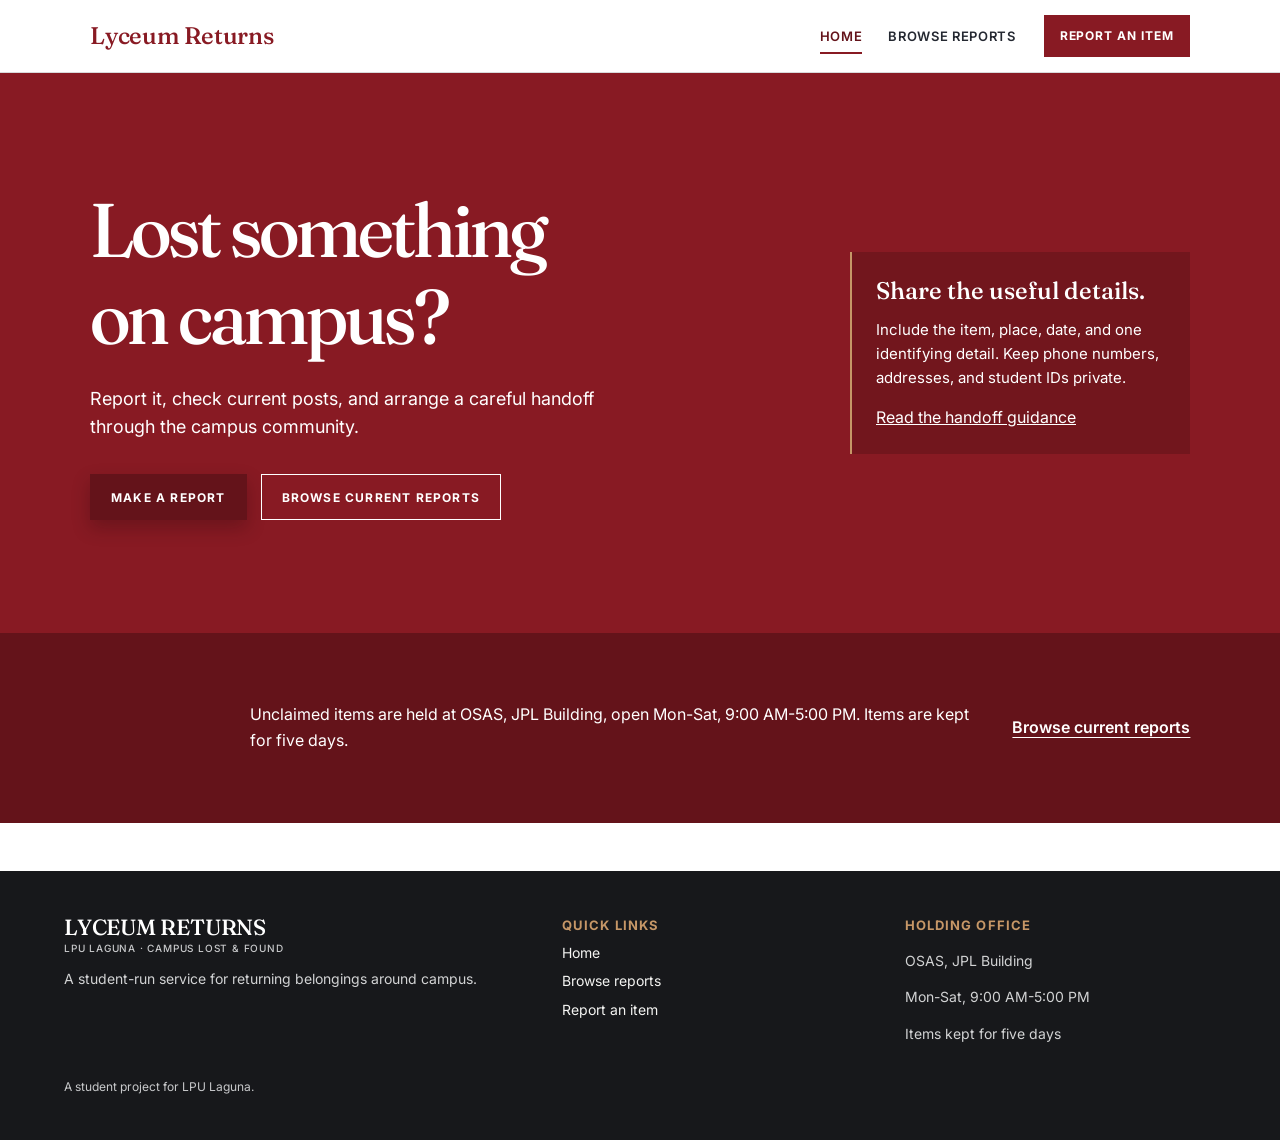
<file: docs/index.html>
﻿<!doctype html>
<html lang="en">
  <head>
    <meta charset="utf-8" />
    <meta name="viewport" content="width=device-width, initial-scale=1" />
    <meta
      name="description"
      content="LPU Laguna campus lost and found reports and item submissions."
    />

    <title>Lyceum Returns | LPU Laguna Lost and Found</title>
    <link
      rel="preload"
      as="style"
      href="https://fonts.googleapis.com/css2?family=Fraunces:opsz,SOFT,WONK,wght@9..144,20,0,400;9..144,20,0,500&family=Inter:wght@400;500;600;700&display=swap"
    />
    <link
      rel="stylesheet"
      href="https://fonts.googleapis.com/css2?family=Fraunces:opsz,SOFT,WONK,wght@9..144,20,0,400;9..144,20,0,500&family=Inter:wght@400;500;600;700&display=swap"
    />
    <link rel="stylesheet" href="site.css?v=19" />
  </head>
  <body id="top">
    <header class="site-header">
      <div class="header-inner">
        <a class="wordmark" href="index.html">Lyceum Returns</a>
        <nav>
          <a class="active" href="index.html">Home</a>
          <a href="reports.html">Browse reports</a>
        </nav>
        <a class="header-action" href="report.html">Report an item</a>
      </div>
    </header>
    <main>
      <section class="hero">
        <div class="hero-text">
          <h1><span>Lost something</span> <span>on campus?</span></h1>
          <p class="hero-sub">
            Report it, check current posts, and arrange a careful handoff
            through the campus community.
          </p>
          <div class="actions">
            <a class="button button-primary" href="report.html">Make a report</a
            ><a class="button button-outline" href="reports.html"
              >Browse current reports</a
            >
          </div>
        </div>
        <aside class="note">
          <h2>Share the useful details.</h2>
          <p>
            Include the item, place, date, and one identifying detail. Keep
            phone numbers, addresses, and student IDs private.
          </p>
          <a href="report.html#safety">Read the handoff guidance</a>
        </aside>
      </section>
      <section class="board-callout">
        <p>
          Unclaimed items are held at OSAS, JPL Building, open Mon-Sat, 9:00
          AM-5:00 PM. Items are kept for five days.
        </p>
        <a class="text-link" href="reports.html">Browse current reports</a>
      </section>
    </main>
    <footer class="site-footer">
      <div>
        <a class="wordmark" href="index.html"
          ><span
            >LYCEUM RETURNS<small
              >LPU LAGUNA · CAMPUS LOST &amp; FOUND</small
            ></span
          ></a
        >
        <p>A student-run service for returning belongings around campus.</p>
      </div>
      <div>
        <strong>Quick links</strong><a href="index.html">Home</a
        ><a href="reports.html">Browse reports</a
        ><a href="report.html">Report an item</a>
      </div>
      <div>
        <strong>Holding office</strong><span>OSAS, JPL Building</span
        ><span>Mon-Sat, 9:00 AM-5:00 PM</span
        ><span>Items kept for five days</span>
      </div>
      <small class="footer-credit">A student project for LPU Laguna.</small>
    </footer>
  </body>
</html>
</file>
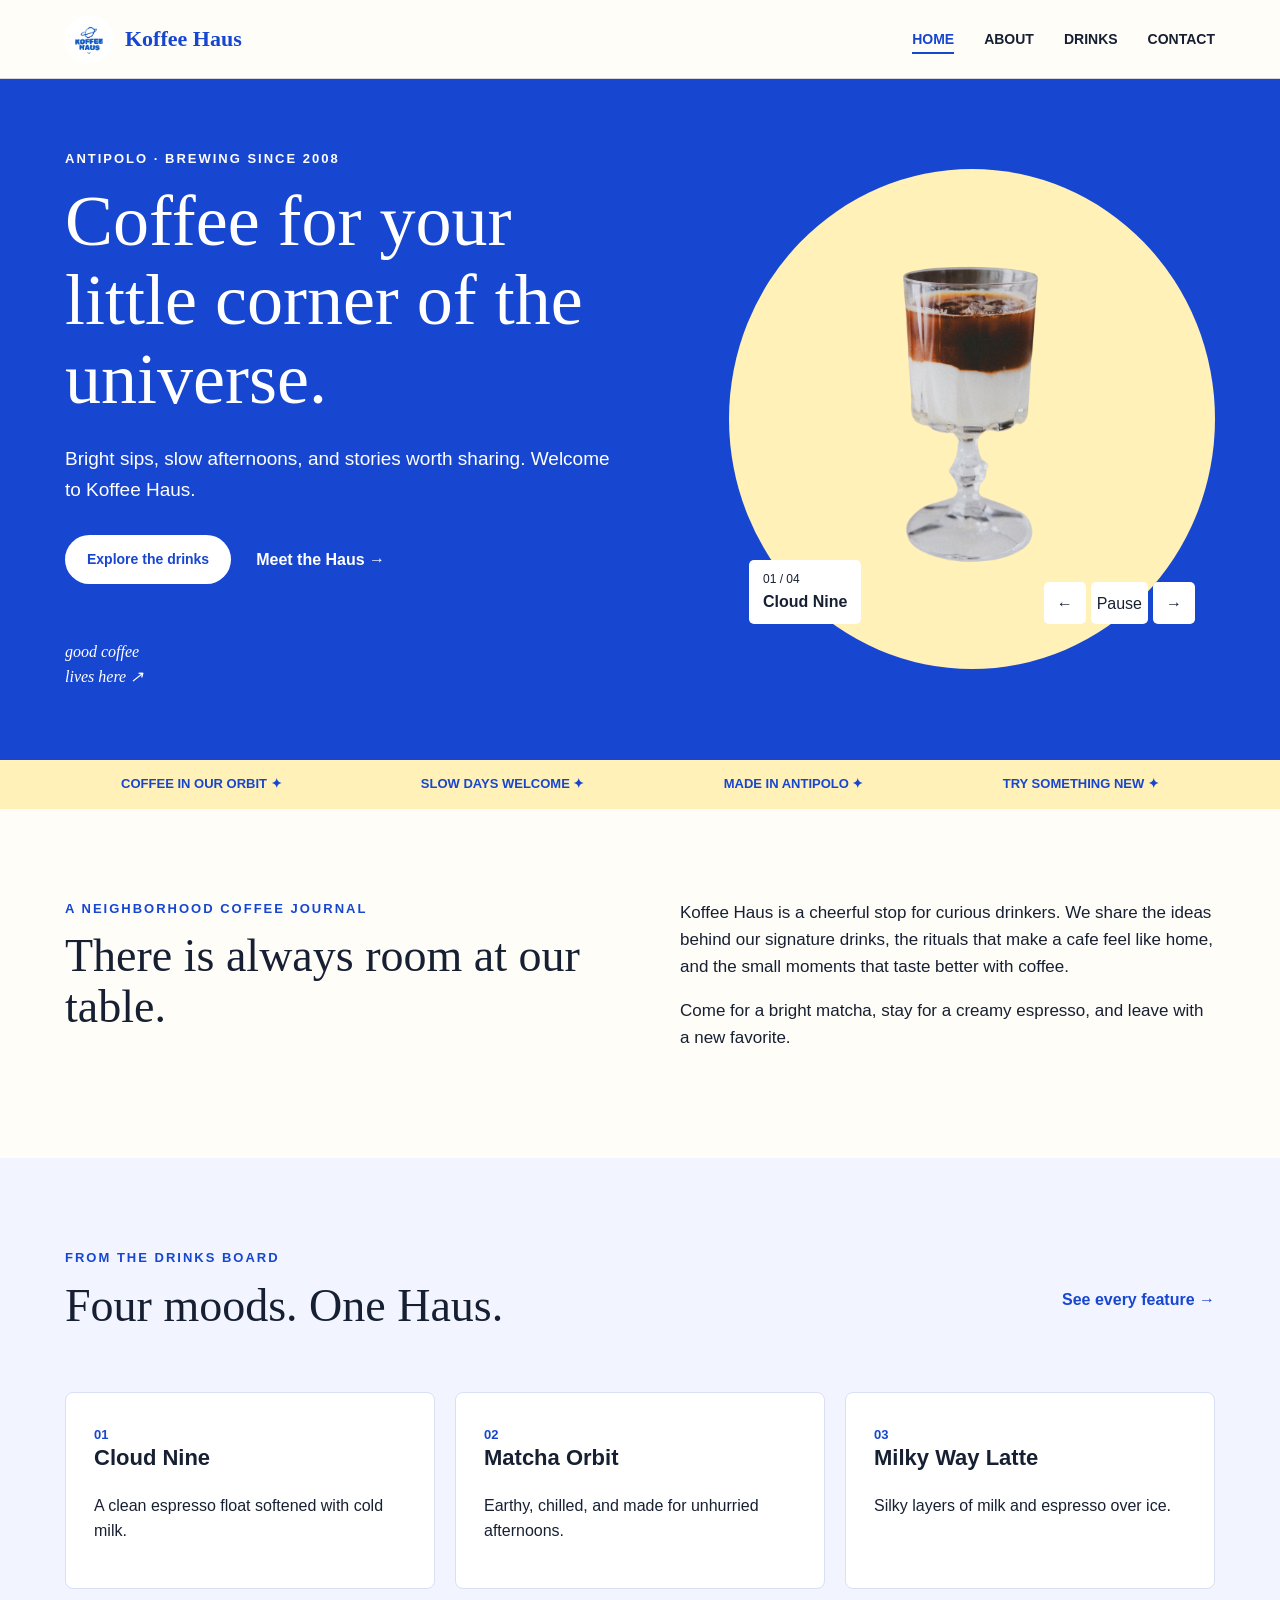
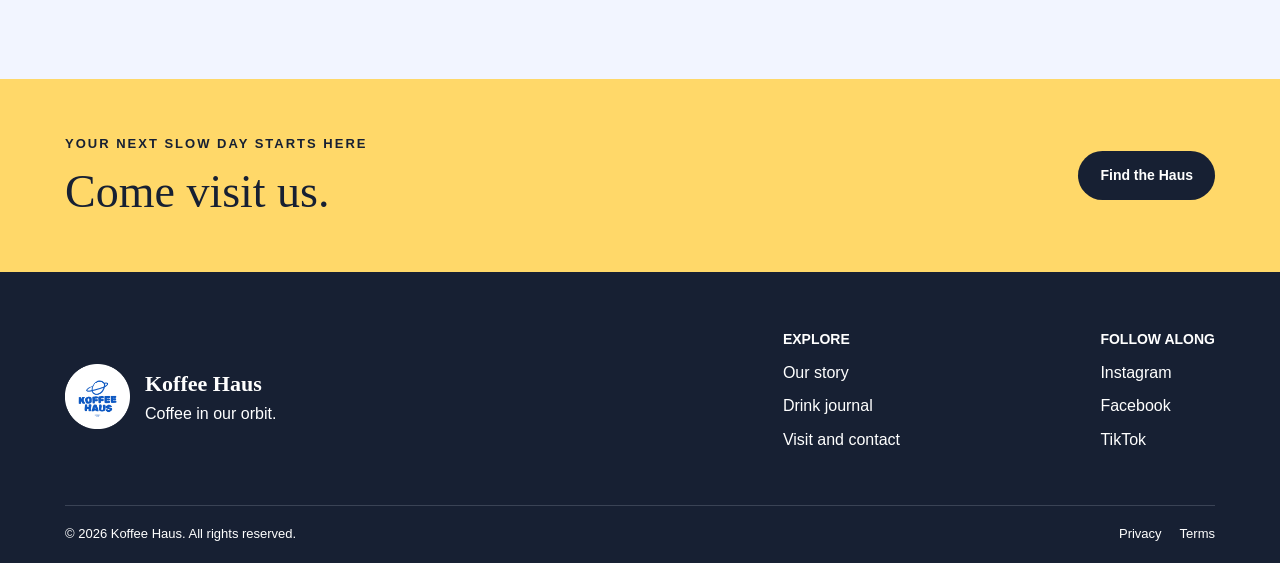
<file: Computing/Midterm Exam/index.html>
<!DOCTYPE html>
<html lang="en">
<head>
    <meta charset="UTF-8">
    <meta name="viewport" content="width=device-width, initial-scale=1.0">
    <meta name="description" content="Koffee Haus is an Antipolo coffee blog featuring house drinks, cafe stories, and slow-day inspiration.">
    <title>Koffee Haus | Coffee in Our Orbit</title>
    <link rel="stylesheet" href="styles.css">
</head>
<body>
    <header class="site-header">
        <nav class="site-nav container">
            <a class="brand" href="index.html">
                <img src="images/KF logo.png" alt="Koffee Haus Antipolo logo">
                <span>Koffee Haus</span>
            </a>
            <button class="menu-button" type="button">Menu</button>
            <ul class="nav-list">
                <li><a class="active-link" href="index.html">Home</a></li>
                <li><a href="about.html">About</a></li>
                <li><a href="articles.html">Drinks</a></li>
                <li><a href="contact.html">Contact</a></li>
            </ul>
        </nav>
    </header>

    <main>
        <section class="home-hero">
            <div class="container hero-content">
                <div class="hero-text">
                    <p class="section-label">Antipolo · brewing since 2008</p>
                    <h1>Coffee for your little corner of the universe.</h1>
                    <p class="hero-intro">Bright sips, slow afternoons, and stories worth sharing. Welcome to Koffee Haus.</p>
                    <div class="hero-actions">
                        <a class="button light-button" href="articles.html">Explore the drinks</a>
                        <a class="text-link light-link" href="about.html">Meet the Haus →</a>
                    </div>
                    <p class="hero-note">good coffee<br>lives here ↗</p>
                </div>

                <div class="featured-drink-area">
                    <img class="featured-drink" src="images/1.png" alt="Iced espresso layered over milk in a stemmed glass">
                    <div class="drink-caption">
                        <span class="drink-count">01 / 04</span>
                        <strong class="drink-name">Cloud Nine</strong>
                    </div>
                    <div class="carousel-controls">
                        <button class="previous-drink" type="button">←</button>
                        <button class="pause-button" type="button">Pause</button>
                        <button class="next-drink" type="button">→</button>
                    </div>
                </div>
            </div>
        </section>

        <div class="ticker">
            <span>coffee in our orbit ✦</span><span>slow days welcome ✦</span><span>made in antipolo ✦</span><span>try something new ✦</span>
        </div>

        <section class="intro-section container">
            <div>
                <p class="section-label blue-text">A neighborhood coffee journal</p>
                <h2>There is always room at our table.</h2>
            </div>
            <div class="intro-copy">
                <p>Koffee Haus is a cheerful stop for curious drinkers. We share the ideas behind our signature drinks, the rituals that make a cafe feel like home, and the small moments that taste better with coffee.</p>
                <p>Come for a bright matcha, stay for a creamy espresso, and leave with a new favorite.</p>
            </div>
        </section>

        <section class="feature-section">
            <div class="container">
                <div class="heading-row">
                    <div><p class="section-label blue-text">From the drinks board</p><h2>Four moods. One Haus.</h2></div>
                    <a class="text-link" href="articles.html">See every feature →</a>
                </div>
                <div class="small-card-list">
                    <article class="small-card"><span>01</span><h3>Cloud Nine</h3><p>A clean espresso float softened with cold milk.</p></article>
                    <article class="small-card"><span>02</span><h3>Matcha Orbit</h3><p>Earthy, chilled, and made for unhurried afternoons.</p></article>
                    <article class="small-card"><span>03</span><h3>Milky Way Latte</h3><p>Silky layers of milk and espresso over ice.</p></article>
                </div>
            </div>
        </section>

        <section class="visit-section">
            <div class="container visit-content">
                <div><p class="section-label">Your next slow day starts here</p><h2>Come visit us.</h2></div>
                <a class="button dark-button" href="contact.html">Find the Haus</a>
            </div>
        </section>
    </main>

    <footer class="site-footer">
        <div class="container footer-content">
            <div class="footer-brand"><img src="images/KF logo.png" alt="Koffee Haus logo"><div><strong>Koffee Haus</strong><p>Coffee in our orbit.</p></div></div>
            <div><h2 class="footer-title">Explore</h2><ul class="footer-links"><li><a href="about.html">Our story</a></li><li><a href="articles.html">Drink journal</a></li><li><a href="contact.html">Visit and contact</a></li></ul></div>
            <div><h2 class="footer-title">Follow along</h2><ul class="footer-links"><li><a href="#instagram">Instagram</a></li><li><a href="#facebook">Facebook</a></li><li><a href="#tiktok">TikTok</a></li></ul></div>
        </div>
        <div class="container footer-bottom"><p>&copy; 2026 Koffee Haus. All rights reserved.</p><div><a href="#privacy">Privacy</a><a href="#terms">Terms</a></div></div>
    </footer>
    <script src="script.js"></script>
</body>
</html>
</file>
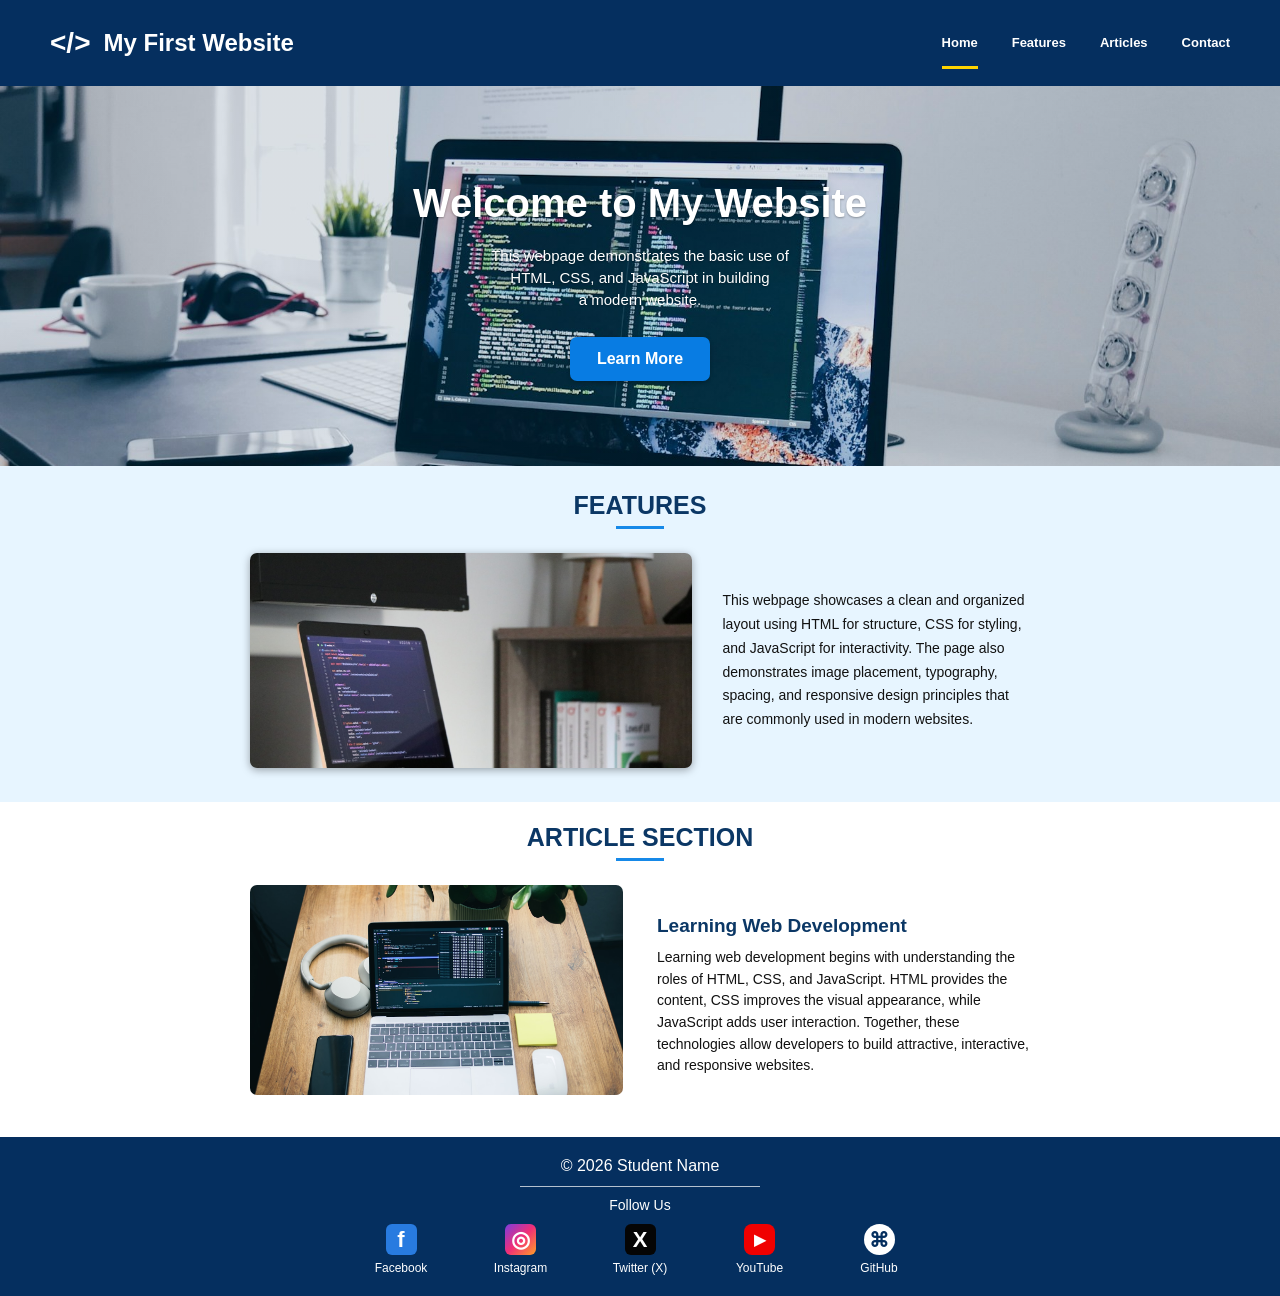
<file: Computing/OE1/index.html>
<!DOCTYPE html>
<html lang="en">
<head>
    <meta charset="UTF-8">
    <meta name="viewport" content="width=device-width, initial-scale=1.0">
    <meta http-equiv="Cache-Control" content="no-cache, no-store, must-revalidate">
    <meta http-equiv="Pragma" content="no-cache">
    <meta http-equiv="Expires" content="0">
    <title>My First Website</title>
    <link rel="stylesheet" href="style.css?v=2">
</head>
<body>
    <!-- Header -->
    <header>
        <h1><span>&lt;/&gt;</span> My First Website</h1>
        <nav>
            <a href="#">Home</a>
            <a href="#">Features</a>
            <a href="#">Articles</a>
            <a href="#">Contact</a>
        </nav>
    </header>

    <!-- Hero Section -->
    <section class="hero">
        <div class="hero-content">
            <h2>Welcome to My Website</h2>
            <p>This webpage demonstrates the basic use of<br>HTML, CSS, and JavaScript in building<br>a modern website.</p>
            <button onclick="showMessage()">Learn More</button>
        </div>
    </section>

    <!-- Features Section -->
    <section class="features">
        <h2>FEATURES</h2>
        <div class="section-line"></div>
        <div class="features-content">
          <img src="images/feature.jpg?v=2" alt="Features Image">
          <p>
            This webpage showcases a clean and organized layout using
            HTML for structure, CSS for styling, and JavaScript for
            interactivity. The page also demonstrates image placement,
            typography, spacing, and responsive design principles that
            are commonly used in modern websites.
          </p>
        </div>
    </section>

    <!-- Article Section -->
    <section class="article">
        <h2 class="article-heading">ARTICLE SECTION</h2>
        <div class="section-line"></div>
        <div class="article-content">
            <div class="article-image">
                <img src="images/article.jpg?v=2" alt="Article Image">
            </div>
            <div class="article-text">
                <h2>Learning Web Development</h2>
                <p>
                    Learning web development begins with understanding the
                    roles of HTML, CSS, and JavaScript. HTML provides the
                    content, CSS improves the visual appearance, while
                    JavaScript adds user interaction. Together, these
                    technologies allow developers to build attractive,
                    interactive, and responsive websites.
                </p>
            </div>
        </div>
    </section>

    <!-- Footer -->
    <footer>
        <p>&copy; 2026 Student Name</p>
        <div class="footer-line"></div>
        <h3>Follow Us</h3>
        <div class="social-links">
            <a href="https://facebook.com" target="_blank"><b class="social-icon facebook">f</b><span>Facebook</span></a>
            <a href="https://instagram.com" target="_blank"><b class="social-icon instagram">◎</b><span>Instagram</span></a>
            <a href="https://x.com" target="_blank"><b class="social-icon twitter">X</b><span>Twitter (X)</span></a>
            <a href="https://youtube.com" target="_blank"><b class="social-icon youtube">▶</b><span>YouTube</span></a>
            <a href="https://github.com" target="_blank"><b class="social-icon github">⌘</b><span>GitHub</span></a>
        </div>
    </footer>

    <script src="script.js?v=2"></script>
</body>
</html>
</file>
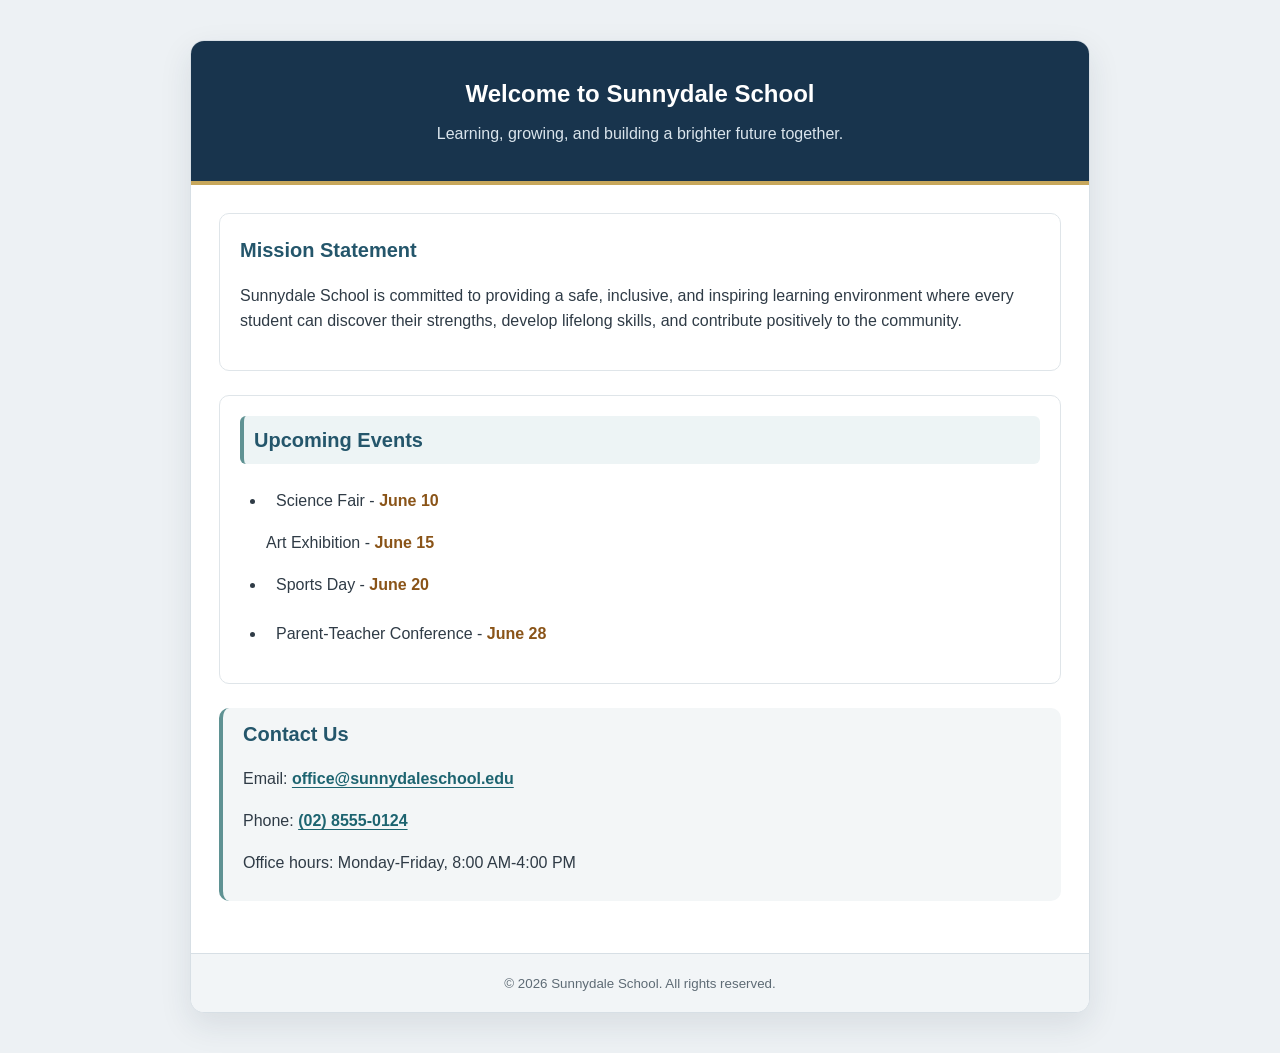
<file: Computing/PT 1/index.html>
<!DOCTYPE html>
<html lang="en">
<head>
    <meta charset="UTF-8">
    <meta name="viewport" content="width=device-width, initial-scale=1.0">
    <meta name="description" content="Sunnydale School information hub for students, parents, and staff.">
    <title>Sunnydale School</title>

    <style>
        * {
            box-sizing: border-box;
        }

        body {
            margin: 0;
            font-family: 'Arial', sans-serif;
            color: #2f3b46;
            background-color: #edf1f4;
            line-height: 1.6;
        }

        .page-container {
            width: min(900px, calc(100% - 32px));
            margin: 40px auto;
            overflow: hidden;
            background-color: #ffffff;
            border: 1px solid #d7dfe5;
            border-radius: 14px;
            box-shadow: 0 12px 32px rgba(25, 48, 68, 0.10);
        }

        header {
            padding: 34px 28px;
            text-align: center;
            background-color: #18344d;
            border-bottom: 4px solid #c7a75b;
        }

        h1 {
            margin: 0 0 8px;
            font-size: 24px;
            font-weight: bold;
            color: #ffffff;
        }

        header p {
            margin: 0;
            color: #d9e4ec;
        }

        main {
            padding: 28px;
        }

        .content-section,
        .section {
            margin-bottom: 24px;
            padding: 20px;
            border-radius: 10px;
        }

        .content-section {
            border: 1px solid #dfe5e9;
            background-color: #ffffff;
        }

        h2 {
            margin-top: 0;
            font-size: 20px;
            color: #24566b;
        }

        #mission-heading {
            color: #24566b;
        }

        #upcoming-events {
            color: #24566b;
            background-color: #edf4f5;
            padding: 8px 10px;
            border-radius: 6px;
            border-left: 4px solid #5f9293;
        }

        #contact-heading {
            color: #24566b;
        }

        .events-list {
            margin: 0;
            padding-left: 26px;
        }

        .events-list li {
            margin: 8px 0;
            padding: 8px 10px;
            border-radius: 5px;
        }

        .events-list span {
            color: #8a5418 !important;
        }

        .outdoor {
            background-color: #e7f1ef;
            padding: 5px;
            border: 1px solid #c5dcd6;
        }

        .section {
            background-color: #f3f6f7;
            padding: 10px;
            border-left: 4px solid #5f9293;
        }

        .section h2,
        .section p {
            margin-left: 10px;
            margin-right: 10px;
        }

        .section a {
            color: #1d6470;
            font-weight: bold;
            text-decoration-thickness: 1px;
            text-underline-offset: 3px;
        }

        .section a:hover,
        .section a:focus {
            color: #123f47;
        }

        footer {
            padding: 16px 28px;
            color: #5e6b75;
            text-align: center;
            background-color: #f2f5f7;
            border-top: 1px solid #d7dfe5;
        }

        @media (max-width: 600px) {
            .page-container {
                width: min(calc(100% - 20px), 900px);
                margin: 10px auto;
            }

            header,
            main {
                padding: 22px 18px;
            }
        }
    </style>
</head>
<body>
    <div class="page-container">
        <header>
            <h1>Welcome to Sunnydale School</h1>
            <p>Learning, growing, and building a brighter future together.</p>
        </header>

        <main>
            <section class="content-section">
                <h2 id="mission-heading">Mission Statement</h2>
                <p>
                    Sunnydale School is committed to providing a safe, inclusive, and inspiring
                    learning environment where every student can discover their strengths,
                    develop lifelong skills, and contribute positively to the community.
                </p>
            </section>

            <section class="content-section">
                <h2 id="upcoming-events">Upcoming Events</h2>
                <ul class="events-list">
                    <li>
                        Science Fair - <span style="font-weight: bold; color: red;">June 10</span>
                    </li>
                    <li">
                        Art Exhibition - <span style="font-weight: bold; color: red;">June 15</span>
                    </li>
                    <li>
                        Sports Day - <span style="font-weight: bold; color: red;">June 20</span>
                    </li>
                    <li>
                        Parent-Teacher Conference - <span style="font-weight: bold; color: red;">June 28</span>
                    </li>
                </ul>
            </section>

            <div class="section">
                <h2 id="contact-heading">Contact Us</h2>
                <p>
                    Email:
                    <a href="mailto:office@sunnydaleschool.edu" title="Click to copy email">
                        office@sunnydaleschool.edu
                    </a>
                </p>
                <p>
                    Phone:
                    <a href="tel:+63285550124" title="Click to copy phone number">
                        (02) 8555-0124
                    </a>
                </p>
                <p>Office hours: Monday-Friday, 8:00 AM-4:00 PM</p>
                <!-- Imagine clicking here shows a message: 'Thanks for reaching out!' -->
            </div>
        </main>

        <footer>
            <small>&copy; 2026 Sunnydale School. All rights reserved.</small>
        </footer>
    </div>
</body>
</html>
</file>
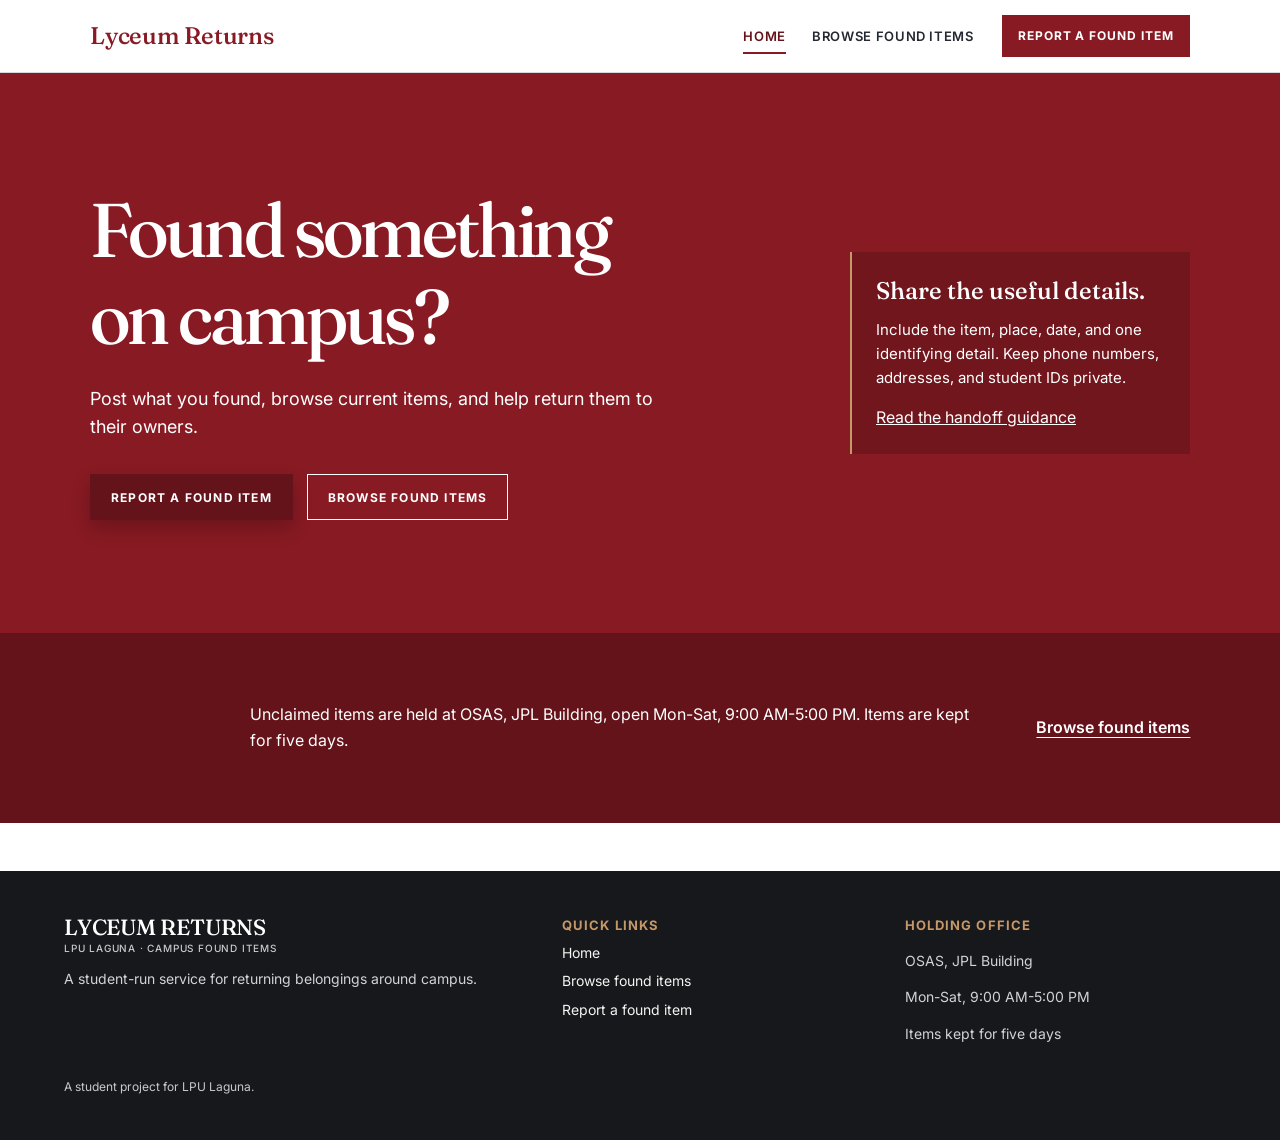
<file: Computing/PT 2/index.html>
﻿<!doctype html>
<html lang="en">
  <head>
    <meta charset="utf-8" />
    <meta name="viewport" content="width=device-width, initial-scale=1" />
    <meta
      name="description"
      content="Browse items found on the LPU Laguna campus and claim what is yours."
    />

    <title>Lyceum Returns | LPU Laguna Found Items</title>
    <link
      rel="preload"
      as="style"
      href="https://fonts.googleapis.com/css2?family=Fraunces:opsz,SOFT,WONK,wght@9..144,20,0,400;9..144,20,0,500&family=Inter:wght@400;500;600;700&display=swap"
    />
    <link
      rel="stylesheet"
      href="https://fonts.googleapis.com/css2?family=Fraunces:opsz,SOFT,WONK,wght@9..144,20,0,400;9..144,20,0,500&family=Inter:wght@400;500;600;700&display=swap"
    />
    <link rel="stylesheet" href="site.css?v=19" />
  </head>
  <body id="top">
    <header class="site-header">
      <div class="header-inner">
        <a class="wordmark" href="index.html">Lyceum Returns</a>
        <nav>
          <a class="active" href="index.html">Home</a>
          <a href="reports.html">Browse found items</a>
        </nav>
        <a class="header-action" href="report.html">Report a found item</a>
      </div>
    </header>
    <main>
      <section class="hero">
        <div class="hero-text">
          <h1><span>Found something</span> <span>on campus?</span></h1>
          <p class="hero-sub">
            Post what you found, browse current items, and help return them to
            their owners.
          </p>
          <div class="actions">
            <a class="button button-primary" href="report.html">Report a found item</a
            ><a class="button button-outline" href="reports.html"
              >Browse found items</a
            >
          </div>
        </div>
        <aside class="note">
          <h2>Share the useful details.</h2>
          <p>
            Include the item, place, date, and one identifying detail. Keep
            phone numbers, addresses, and student IDs private.
          </p>
          <a href="report.html#safety">Read the handoff guidance</a>
        </aside>
      </section>
      <section class="board-callout">
        <p>
          Unclaimed items are held at OSAS, JPL Building, open Mon-Sat, 9:00
          AM-5:00 PM. Items are kept for five days.
        </p>
        <a class="text-link" href="reports.html">Browse found items</a>
      </section>
    </main>
    <footer class="site-footer">
      <div>
        <a class="wordmark" href="index.html"
          ><span
            >LYCEUM RETURNS<small
              >LPU LAGUNA · CAMPUS FOUND ITEMS</small
            ></span
          ></a
        >
        <p>A student-run service for returning belongings around campus.</p>
      </div>
      <div>
        <strong>Quick links</strong><a href="index.html">Home</a
        ><a href="reports.html">Browse found items</a
        ><a href="report.html">Report a found item</a>
      </div>
      <div>
        <strong>Holding office</strong><span>OSAS, JPL Building</span
        ><span>Mon-Sat, 9:00 AM-5:00 PM</span
        ><span>Items kept for five days</span>
      </div>
      <small class="footer-credit">A student project for LPU Laguna.</small>
    </footer>
  </body>
</html>
</file>
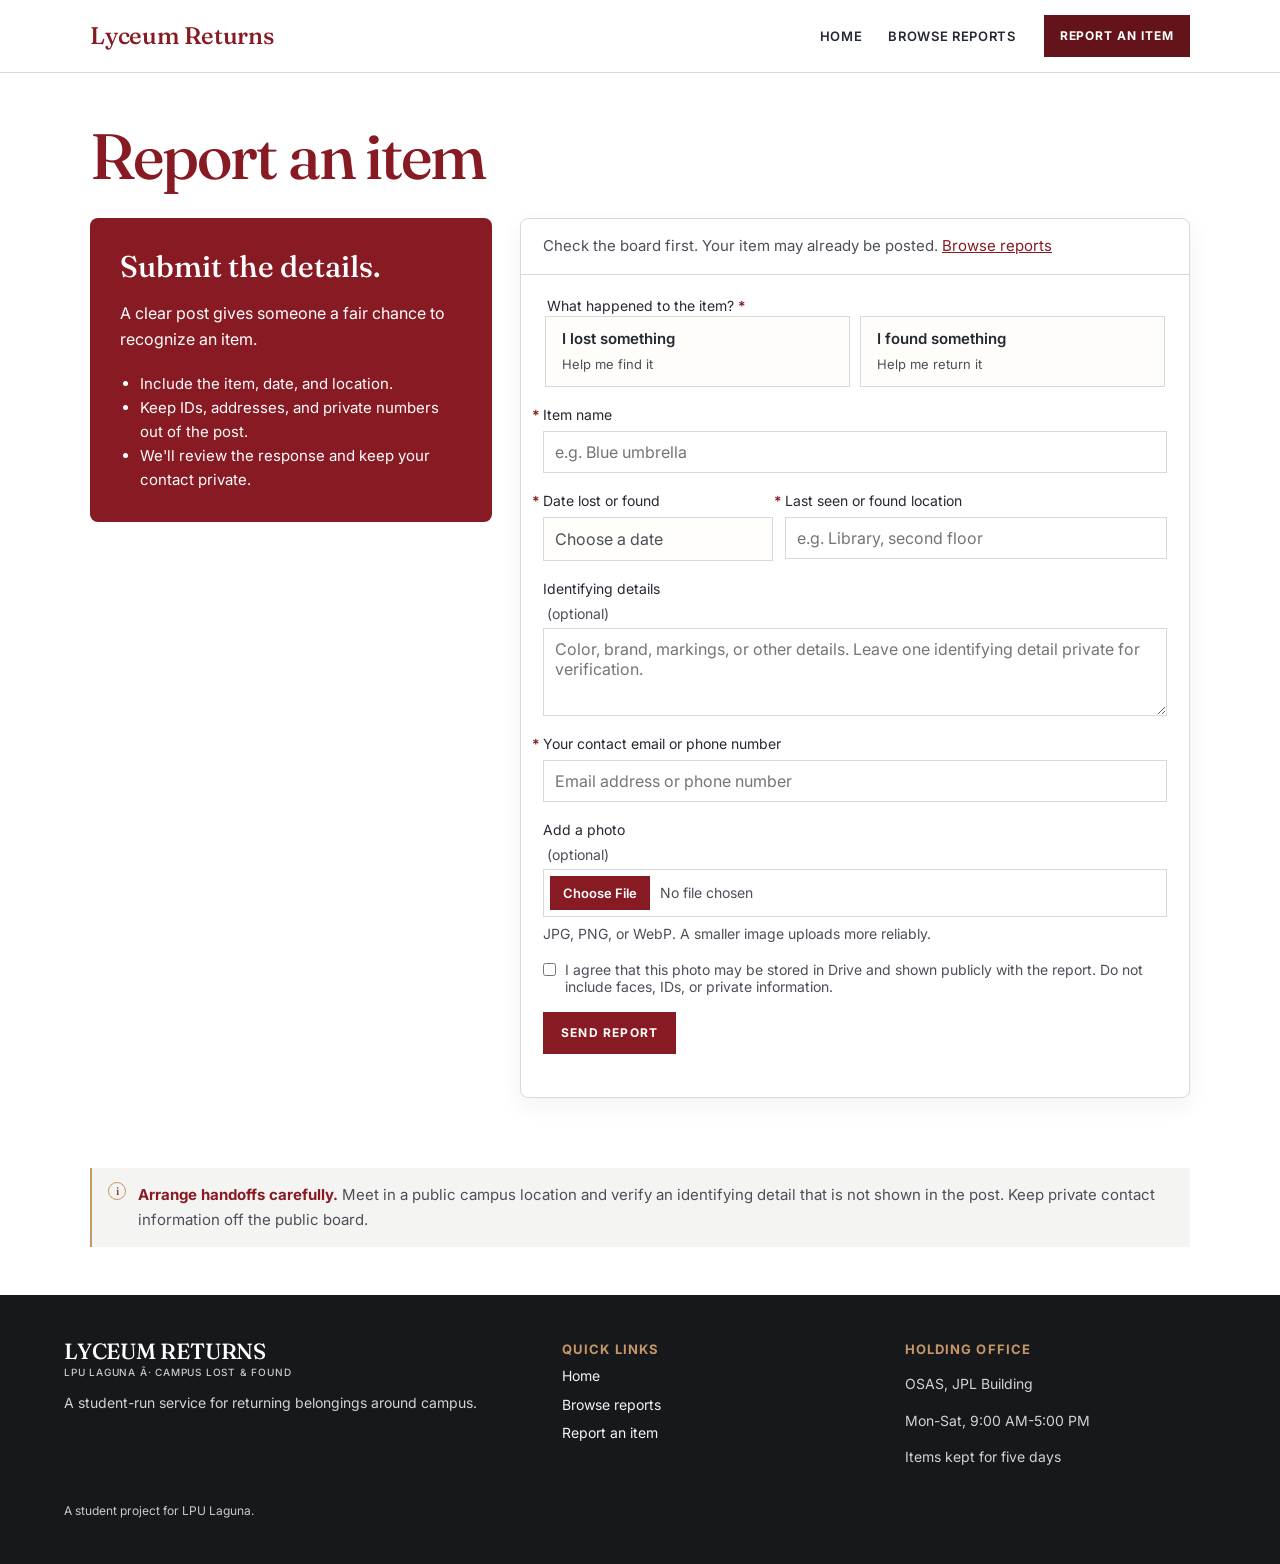
<file: docs/report.html>
﻿<!doctype html>
<html lang="en">
  <head>
    <meta charset="utf-8" />
    <meta name="viewport" content="width=device-width, initial-scale=1" />
    <meta
      name="description"
      content="Submit a lost or found item report for the LPU Laguna campus."
    />
    <title>Submit a report | Lyceum Returns</title>
    <link
      rel="preload"
      as="style"
      href="https://fonts.googleapis.com/css2?family=Fraunces:opsz,SOFT,WONK,wght@9..144,20,0,400;9..144,20,0,500&family=Inter:wght@400;500;600;700&display=swap"
    />
    <link
      rel="stylesheet"
      href="https://fonts.googleapis.com/css2?family=Fraunces:opsz,SOFT,WONK,wght@9..144,20,0,400;9..144,20,0,500&family=Inter:wght@400;500;600;700&display=swap"
    />
    <link rel="stylesheet" href="site.css?v=19" />
    <link rel="stylesheet" href="reports.css?v=21" />
  </head>
  <body id="top">
    <header class="site-header">
      <div class="header-inner">
        <a class="wordmark" href="index.html">Lyceum Returns</a>
        <nav>
          <a href="index.html">Home</a>
          <a href="reports.html">Browse reports</a>
        </nav>
        <a class="header-action active" href="report.html">Report an item</a>
      </div>
    </header>

    <main class="reports-main">
      <h1 class="report-page-title">Report an item</h1>
      <section id="submit" class="submit-section">
        <div class="submit-copy">
          <h2>Submit the details.</h2>
          <p>A clear post gives someone a fair chance to recognize an item.</p>
          <button id="tips-button" class="tips-button" type="button">
            Tips
          </button>
          <ul class="tips-list">
            <li>Include the item, date, and location.</li>
            <li>Keep IDs, addresses, and private numbers out of the post.</li>
            <li>We'll review the response and keep your contact private.</li>
          </ul>
        </div>
        <div class="form-slot">
          <p class="check-board">
            Check the board first. Your item may already be posted.
            <a href="reports.html">Browse reports</a>
          </p>
          <form id="report-form" class="custom-form">
            <fieldset class="report-choice">
              <legend>What happened to the item?</legend>
              <label>
                <input type="radio" name="reportType" value="Lost" required />
                <span>
                  <strong>I lost something</strong>
                  <small>Help me find it</small>
                </span>
              </label>
              <label>
                <input type="radio" name="reportType" value="Found" required />
                <span>
                  <strong>I found something</strong>
                  <small>Help me return it</small>
                </span>
              </label>
            </fieldset>
            <label class="form-field">
              Item name
              <input
                name="itemName"
                maxlength="120"
                required
                placeholder="e.g. Blue umbrella"
              />
            </label>
            <div class="form-row">
              <label class="form-field">
                Date lost or found
                <input
                  id="report-date"
                  name="reportDate"
                  type="hidden"
                  required
                />
                <input id="report-date-native" type="date" />
                <button id="date-trigger" class="date-trigger" type="button">
                  Choose a date
                </button>
                <div id="date-picker" class="date-picker" hidden></div>
              </label>
              <label class="form-field">
                Last seen or found location
                <input
                  name="location"
                  maxlength="160"
                  required
                  placeholder="e.g. Library, second floor"
                />
              </label>
            </div>
            <label class="form-field">
              Identifying details <span>(optional)</span>
              <textarea
                name="details"
                maxlength="600"
                rows="2"
                placeholder="Color, brand, markings, or other details. Leave one identifying detail private for verification."
              ></textarea>
            </label>
            <label class="form-field">
              Your contact email or phone number
              <input
                name="contact"
                autocomplete="email"
                maxlength="120"
                required
                placeholder="Email address or phone number"
              />
            </label>
            <label class="form-field photo-field">
              Add a photo <span>(optional)</span>
              <input name="photo" type="file" accept="image/*" />
              <div id="photo-preview" class="photo-preview" hidden>
                <img alt="Selected photo preview" />
                <button id="remove-photo" type="button">Remove photo</button>
              </div>
              <small
                >JPG, PNG, or WebP. A smaller image uploads more
                reliably.</small
              >
            </label>
            <label class="consent-field">
              <input name="photoConsent" type="checkbox" />
              <span
                >I agree that this photo may be stored in Drive and shown
                publicly with the report. Do not include faces, IDs, or private
                information.</span
              >
            </label>
            <label class="form-honeypot">
              Leave this field empty
              <input name="website" tabindex="-1" autocomplete="off" />
            </label>
            <button class="submit-button" type="submit">Send report</button>
            <p id="form-status" class="form-status"></p>
          </form>
          <iframe
            class="bridge-frame"
            name="bridge-frame"
            title="Report submission"
            tabindex="-1"
          ></iframe>
        </div>
      </section>
      <section id="safety" class="safety">
        <span class="safety-mark">i</span>
        <p>
          <strong>Arrange handoffs carefully.</strong> Meet in a public campus
          location and verify an identifying detail that is not shown in the
          post. Keep private contact information off the public board.
        </p>
      </section>
    </main>

    <footer class="site-footer">
      <div>
        <a class="wordmark" href="index.html">
          <span
            >LYCEUM RETURNS<small
              >LPU LAGUNA Â· CAMPUS LOST &amp; FOUND</small
            ></span
          >
        </a>
        <p>A student-run service for returning belongings around campus.</p>
      </div>
      <div>
        <strong>Quick links</strong>
        <a href="index.html">Home</a>
        <a href="reports.html">Browse reports</a>
        <a href="report.html">Report an item</a>
      </div>
      <div>
        <strong>Holding office</strong>
        <span>OSAS, JPL Building</span>
        <span>Mon-Sat, 9:00 AM-5:00 PM</span>
        <span>Items kept for five days</span>
      </div>
      <small class="footer-credit">A student project for LPU Laguna.</small>
    </footer>
    <script src="form-config.js?v=4"></script>
    <script src="reports.js?v=14"></script>
  </body>
</html>
</file>
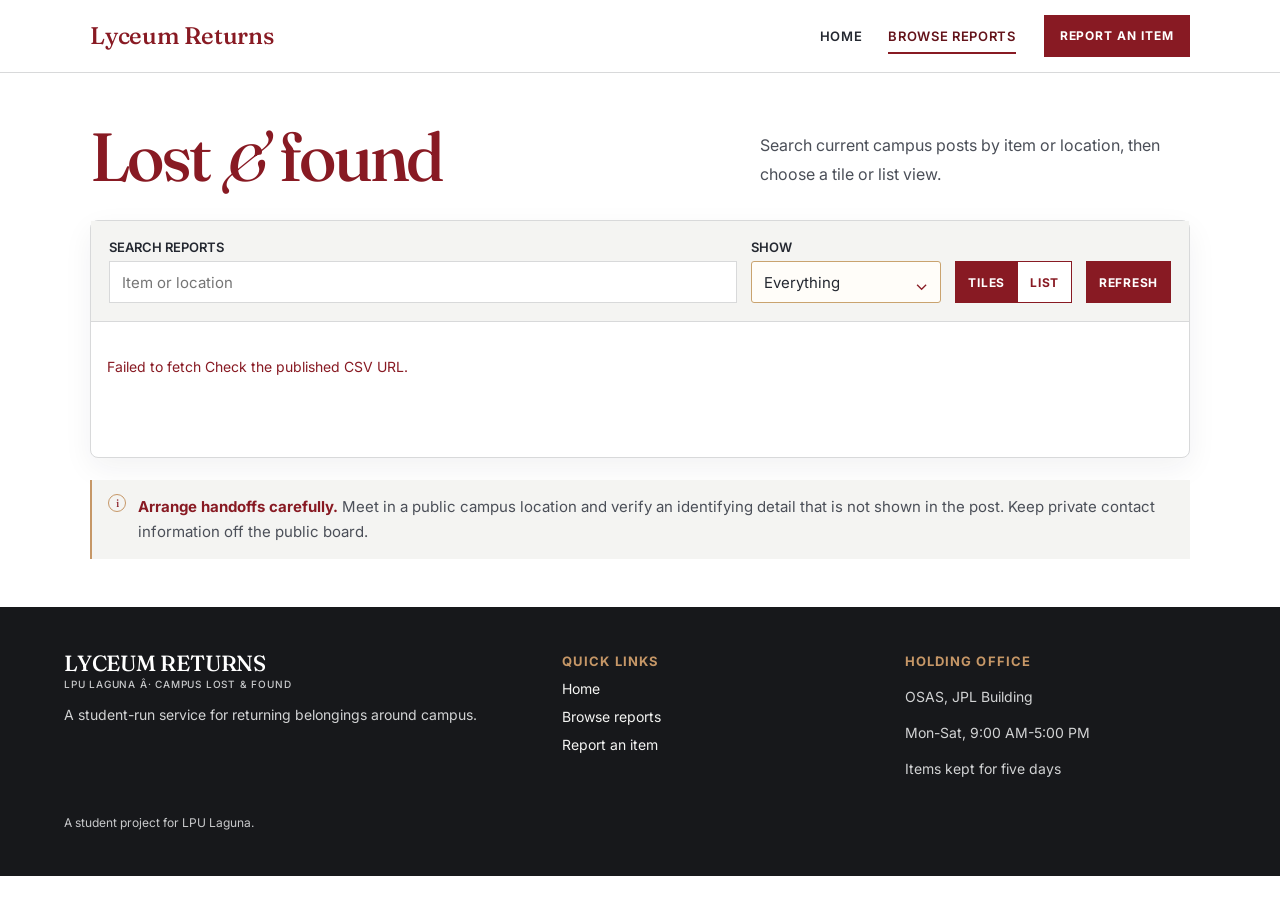
<file: docs/reports.html>
﻿<!doctype html>
<html lang="en">
  <head>
    <meta charset="utf-8" />
    <meta name="viewport" content="width=device-width, initial-scale=1" />
    <meta
      name="description"
      content="Browse LPU Laguna lost and found reports or submit an item."
    />

    <title>Lost and found | Lyceum Returns</title>
    <link
      rel="preload"
      as="style"
      href="https://fonts.googleapis.com/css2?family=Fraunces:opsz,SOFT,WONK,wght@9..144,20,0,400;9..144,20,0,500&family=Inter:wght@400;500;600;700&display=swap"
    />
    <link
      rel="stylesheet"
      href="https://fonts.googleapis.com/css2?family=Fraunces:opsz,SOFT,WONK,wght@9..144,20,0,400;9..144,20,0,500&family=Inter:wght@400;500;600;700&display=swap"
    />
    <link rel="stylesheet" href="site.css?v=19" />
    <link rel="stylesheet" href="reports.css?v=21" />
  </head>
  <body id="top">
    <header class="site-header">
      <div class="header-inner">
        <a class="wordmark" href="index.html">Lyceum Returns</a>
        <nav>
          <a href="index.html">Home</a>
          <a class="active" href="reports.html">Browse reports</a>
        </nav>
        <a class="header-action" href="report.html">Report an item</a>
      </div>
    </header>
    <main class="reports-main">
      <section class="intro">
        <div>
          <h1>Lost <span class="display-ampersand">&amp;</span> found</h1>
        </div>
        <p>
          Search current campus posts by item or location, then choose a tile or
          list view.
        </p>
      </section>
      <section id="reports" class="board">
        <div class="toolbar">
          <label class="search-label" for="search"
            >Search reports<input
              id="search"
              type="search"
              placeholder="Item or location" /></label
          ><label class="filter-label" for="type-filter"
            >Show
            <div class="custom-select">
              <select id="type-filter" class="custom-select-native">
                <option value="all">Everything</option>
                <option value="lost">I lost something</option>
                <option value="found">I found something</option></select
              ><button
                id="type-filter-trigger"
                class="custom-select-trigger"
                type="button"
              >
                Everything
              </button>
              <div id="type-filter-menu" class="custom-select-menu" hidden>
                <button type="button" data-value="all">Everything</button
                ><button type="button" data-value="lost">
                  I lost something</button
                ><button type="button" data-value="found">
                  I found something
                </button>
              </div>
            </div></label
          ><label class="filter-label status-filter-hidden" for="status-filter"
            >Status<select id="status-filter">
              <option value="unclaimed">Unclaimed</option>
              <option value="claimed">Claimed</option>
              <option value="all">All statuses</option>
            </select></label
          >
          <div class="view-switch">
            <button type="button" class="active" data-view="tiles">Tiles</button
            ><button type="button" data-view="list">List</button>
          </div>
          <button id="refresh" class="refresh" type="button">Refresh</button>
        </div>
        <p id="message" class="feed-message">
          Add a public-safe CSV URL in form-config.js to load reports.
        </p>
        <div id="reports-list" class="reports-list tiles"></div>
        <p id="empty" class="empty" hidden>
          Nothing matches yet. Try fewer words, or
          <a href="report.html">post a report</a>.
        </p>
      </section>
      <section id="safety" class="safety">
        <span class="safety-mark">i</span>
        <p>
          <strong>Arrange handoffs carefully.</strong> Meet in a public campus
          location and verify an identifying detail that is not shown in the
          post. Keep private contact information off the public board.
        </p>
      </section>
      <iframe
        class="bridge-frame"
        name="bridge-frame"
        title="Claim submission"
        tabindex="-1"
      ></iframe>
      <dialog id="claim-dialog" class="claim-dialog">
        <button class="dialog-close" type="button">&times;</button>
        <h2>This might be yours.</h2>
        <p id="claim-summary" class="claim-summary"></p>
        <form id="claim-form" class="custom-form">
          <input type="hidden" name="reportKey" /><label class="form-field"
            >Your name
            <input name="claimantName" maxlength="100" required /></label
          ><label class="form-field"
            >Your contact email or phone
            <input name="claimantContact" maxlength="120" required /></label
          ><label class="form-field"
            >How can you prove it is yours?
            <textarea
              name="proof"
              maxlength="400"
              rows="3"
              required
              placeholder="Share a detail that is not visible on the public post."
            ></textarea></label
          ><button class="submit-button" type="submit">Send claim</button>
          <p id="claim-status" class="form-status"></p>
        </form>
      </dialog>
    </main>
    <footer class="site-footer">
      <div>
        <a class="wordmark" href="index.html"
          ><span
            >LYCEUM RETURNS<small
              >LPU LAGUNA Â· CAMPUS LOST &amp; FOUND</small
            ></span
          ></a
        >
        <p>A student-run service for returning belongings around campus.</p>
      </div>
      <div>
        <strong>Quick links</strong><a href="index.html">Home</a
        ><a href="reports.html">Browse reports</a
        ><a href="report.html">Report an item</a>
      </div>
      <div>
        <strong>Holding office</strong><span>OSAS, JPL Building</span
        ><span>Mon-Sat, 9:00 AM-5:00 PM</span
        ><span>Items kept for five days</span>
      </div>
      <small class="footer-credit">A student project for LPU Laguna.</small>
    </footer>
    <script src="form-config.js?v=4"></script>
    <script src="reports.js?v=14"></script>
  </body>
</html>
</file>
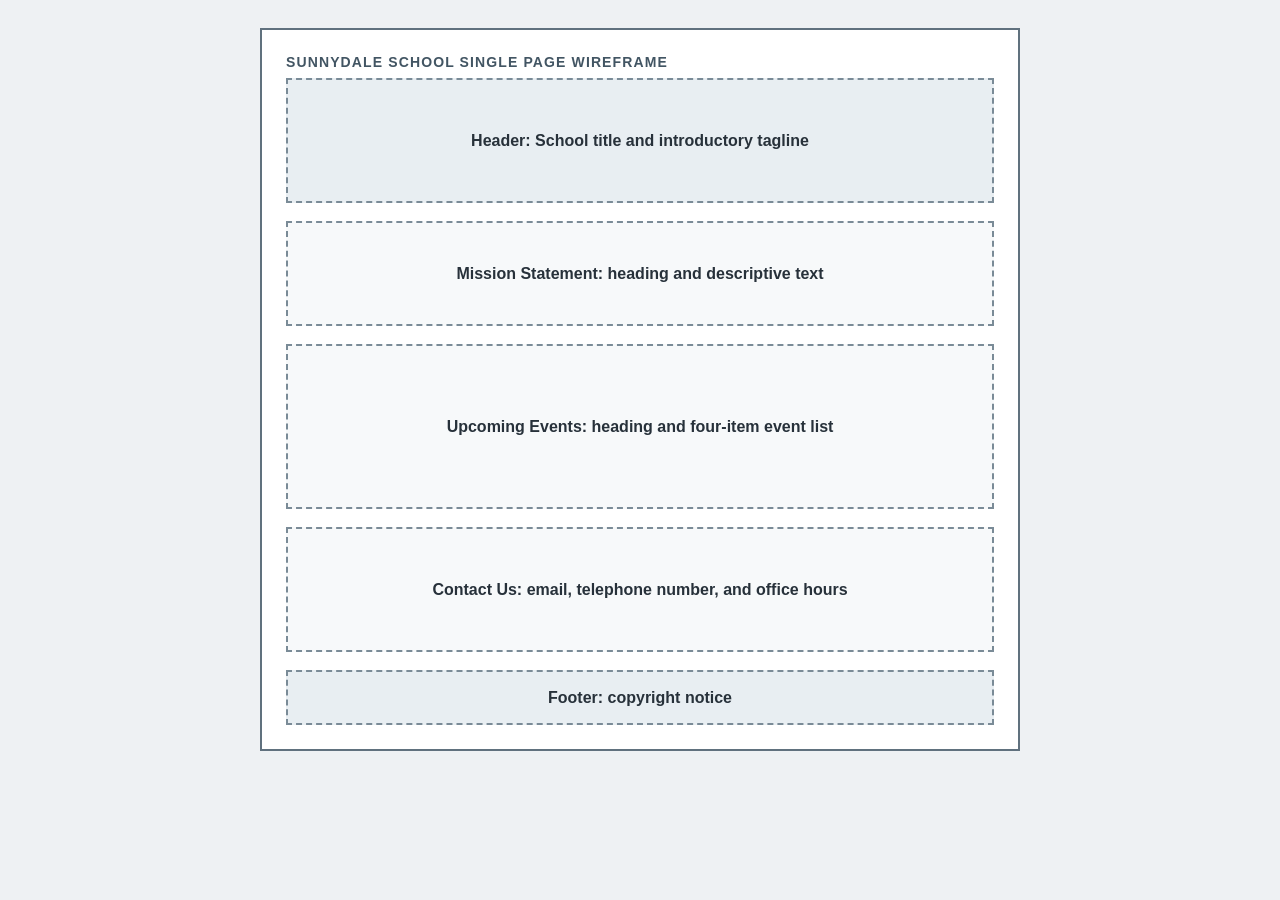
<file: .qa/pt1-documentation/wireframe.html>
<!doctype html>
<html lang="en">
<head>
<meta charset="utf-8">
<style>
  * { box-sizing: border-box; }
  body { margin: 0; background: #eef1f3; font-family: Arial, sans-serif; color: #27313a; }
  .frame { width: 760px; margin: 28px auto; padding: 24px; background: white; border: 2px solid #60717e; }
  .label { margin: 0 0 8px; font-size: 14px; font-weight: 700; color: #425563; text-transform: uppercase; letter-spacing: .08em; }
  .box { display: flex; align-items: center; justify-content: center; min-height: 72px; margin-bottom: 18px; border: 2px dashed #7a8b97; background: #f7f9fa; font-weight: 700; }
  .hero { min-height: 125px; background: #e8eef2; }
  .content { min-height: 105px; }
  .events { min-height: 165px; }
  .contact { min-height: 125px; }
  .footer { min-height: 55px; margin-bottom: 0; background: #e8eef2; }
</style>
</head>
<body>
  <main class="frame">
    <p class="label">Sunnydale School single page wireframe</p>
    <div class="box hero">Header: School title and introductory tagline</div>
    <div class="box content">Mission Statement: heading and descriptive text</div>
    <div class="box events">Upcoming Events: heading and four-item event list</div>
    <div class="box contact">Contact Us: email, telephone number, and office hours</div>
    <div class="box footer">Footer: copyright notice</div>
  </main>
</body>
</html>
</file>
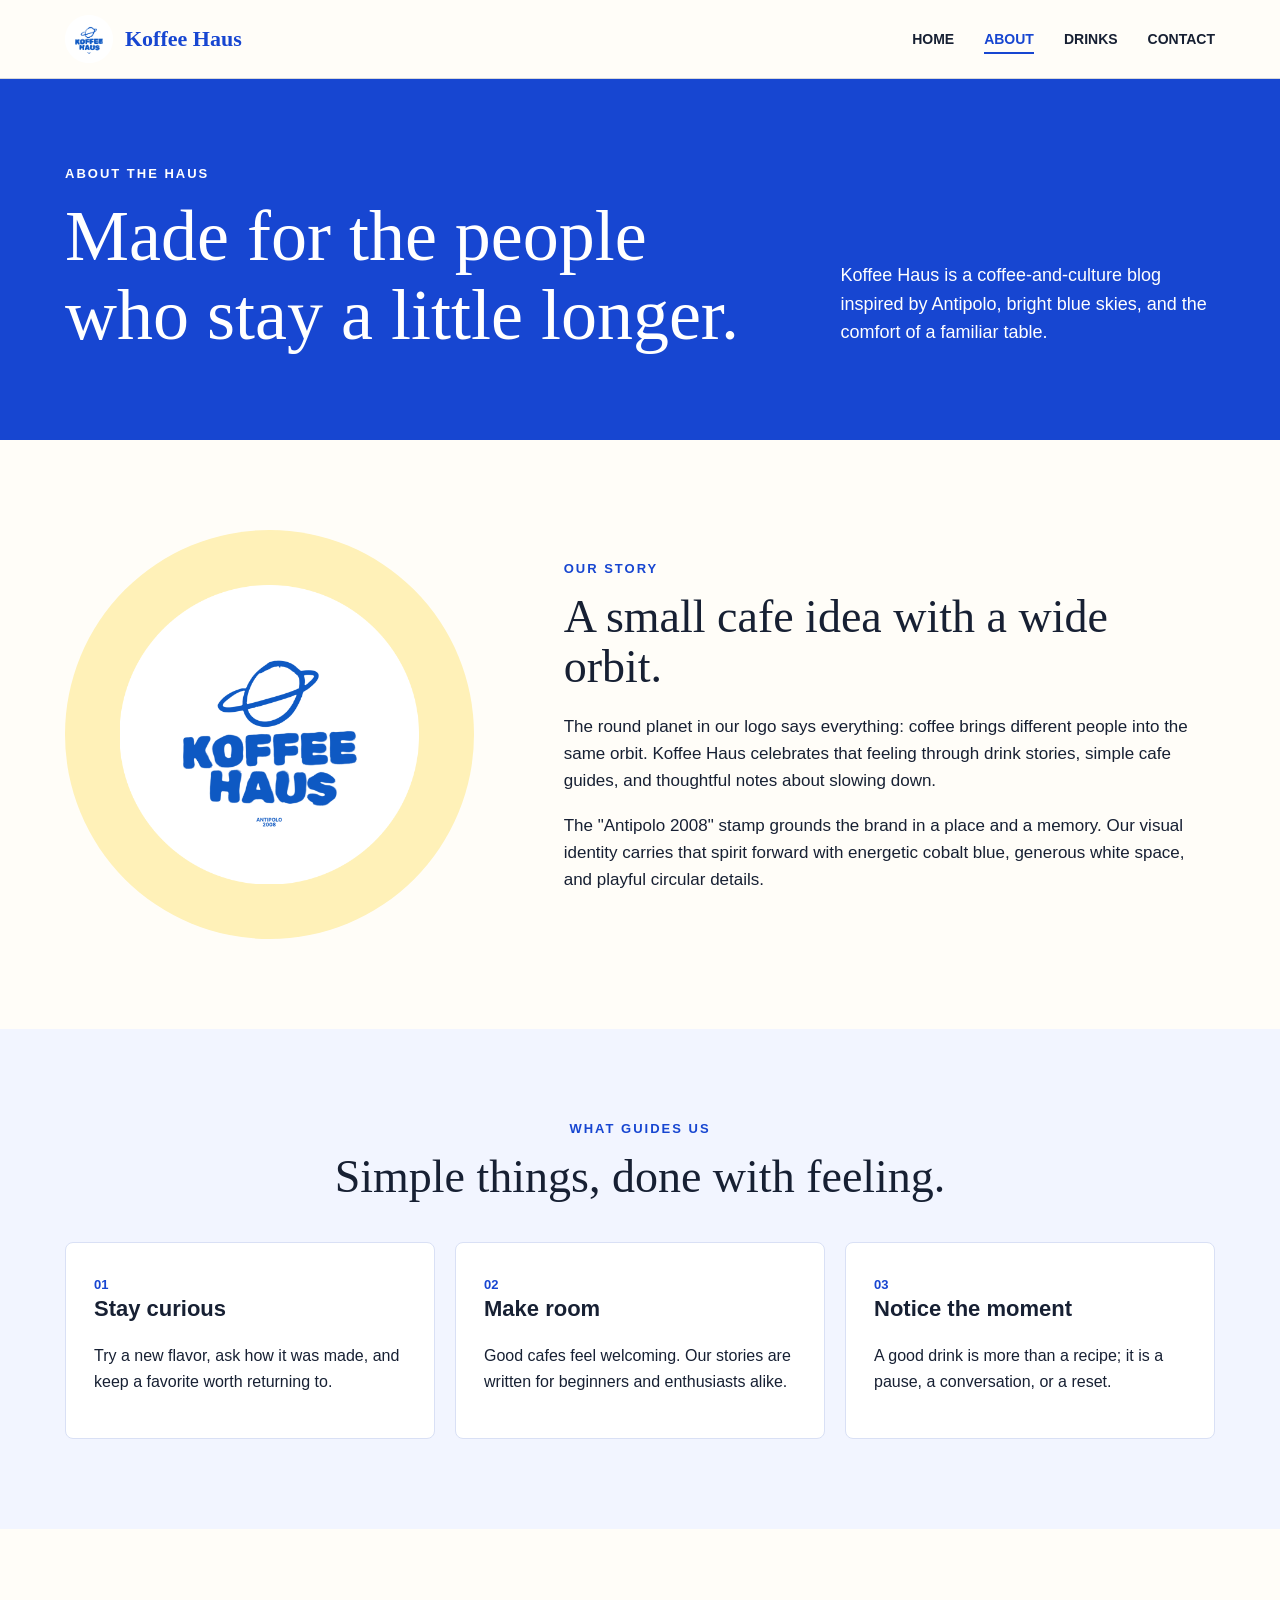
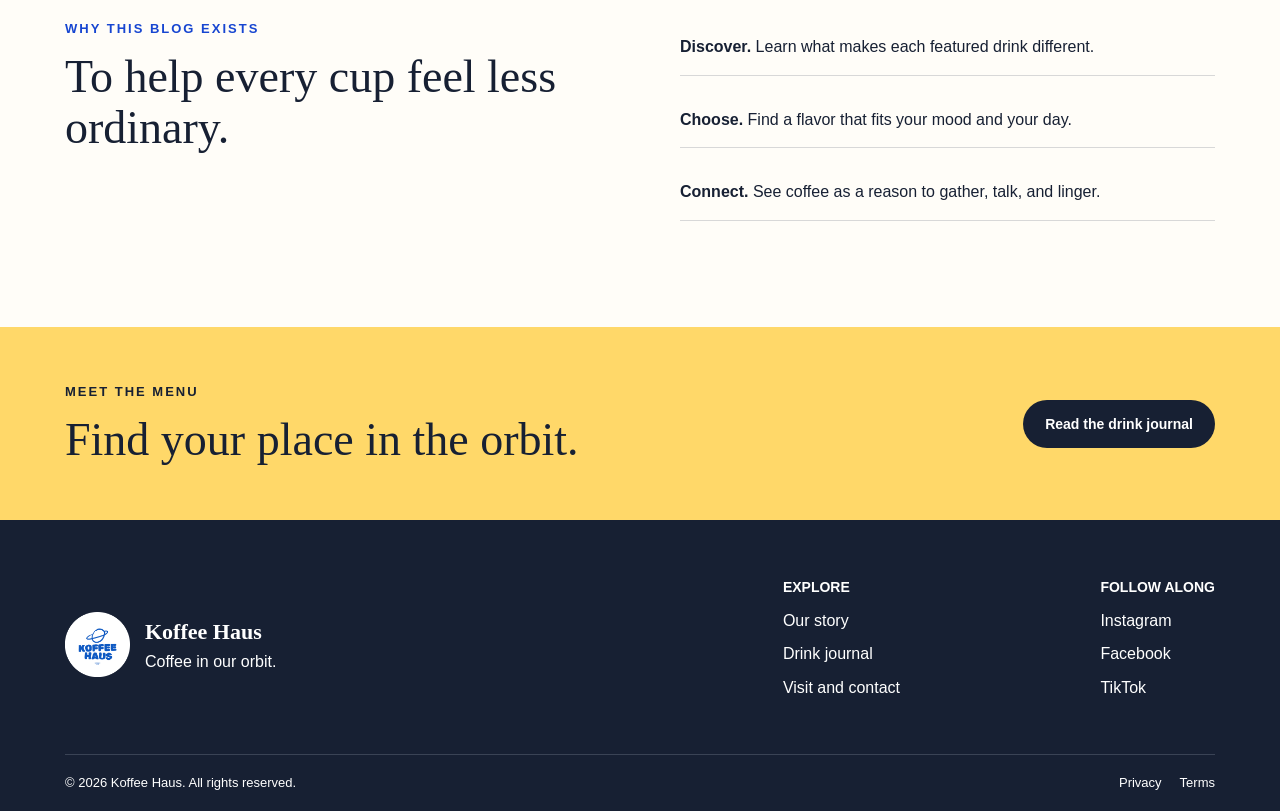
<file: Computing/Midterm Exam/about.html>
<!DOCTYPE html>
<html lang="en">
<head>
    <meta charset="UTF-8">
    <meta name="viewport" content="width=device-width, initial-scale=1.0">
    <meta name="description" content="Learn about the purpose, personality, and story behind the Koffee Haus coffee blog.">
    <title>About | Koffee Haus</title>
    <link rel="stylesheet" href="styles.css">
</head>
<body>
    <header class="site-header">
        <nav class="site-nav container">
            <a class="brand" href="index.html"><img src="images/KF logo.png" alt="Koffee Haus Antipolo logo"><span>Koffee Haus</span></a>
            <button class="menu-button" type="button">Menu</button>
            <ul class="nav-list"><li><a href="index.html">Home</a></li><li><a class="active-link" href="about.html">About</a></li><li><a href="articles.html">Drinks</a></li><li><a href="contact.html">Contact</a></li></ul>
        </nav>
    </header>

    <main>
        <section class="page-hero">
            <div class="container page-hero-content">
                <div><p class="section-label">About the Haus</p><h1>Made for the people who stay a little longer.</h1></div>
                <p class="page-intro">Koffee Haus is a coffee-and-culture blog inspired by Antipolo, bright blue skies, and the comfort of a familiar table.</p>
            </div>
        </section>

        <section class="story-section container">
            <div class="story-logo"><img src="images/KF logo.png" alt="Round Koffee Haus logo"></div>
            <div class="story-text">
                <p class="section-label blue-text">Our story</p>
                <h2>A small cafe idea with a wide orbit.</h2>
                <p>The round planet in our logo says everything: coffee brings different people into the same orbit. Koffee Haus celebrates that feeling through drink stories, simple cafe guides, and thoughtful notes about slowing down.</p>
                <p>The "Antipolo 2008" stamp grounds the brand in a place and a memory. Our visual identity carries that spirit forward with energetic cobalt blue, generous white space, and playful circular details.</p>
            </div>
        </section>

        <section class="values-section">
            <div class="container">
                <div class="centered-heading"><p class="section-label blue-text">What guides us</p><h2>Simple things, done with feeling.</h2></div>
                <div class="value-card-list">
                    <article class="value-card"><span>01</span><h3>Stay curious</h3><p>Try a new flavor, ask how it was made, and keep a favorite worth returning to.</p></article>
                    <article class="value-card"><span>02</span><h3>Make room</h3><p>Good cafes feel welcoming. Our stories are written for beginners and enthusiasts alike.</p></article>
                    <article class="value-card"><span>03</span><h3>Notice the moment</h3><p>A good drink is more than a recipe; it is a pause, a conversation, or a reset.</p></article>
                </div>
            </div>
        </section>

        <section class="purpose-section container">
            <div><p class="section-label blue-text">Why this blog exists</p><h2>To help every cup feel less ordinary.</h2></div>
            <div class="purpose-list"><p><strong>Discover.</strong> Learn what makes each featured drink different.</p><p><strong>Choose.</strong> Find a flavor that fits your mood and your day.</p><p><strong>Connect.</strong> See coffee as a reason to gather, talk, and linger.</p></div>
        </section>

        <section class="visit-section">
            <div class="container visit-content"><div><p class="section-label">Meet the menu</p><h2>Find your place in the orbit.</h2></div><a class="button dark-button" href="articles.html">Read the drink journal</a></div>
        </section>
    </main>

    <footer class="site-footer">
        <div class="container footer-content">
            <div class="footer-brand"><img src="images/KF logo.png" alt="Koffee Haus logo"><div><strong>Koffee Haus</strong><p>Coffee in our orbit.</p></div></div>
            <div><h2 class="footer-title">Explore</h2><ul class="footer-links"><li><a href="about.html">Our story</a></li><li><a href="articles.html">Drink journal</a></li><li><a href="contact.html">Visit and contact</a></li></ul></div>
            <div><h2 class="footer-title">Follow along</h2><ul class="footer-links"><li><a href="#instagram">Instagram</a></li><li><a href="#facebook">Facebook</a></li><li><a href="#tiktok">TikTok</a></li></ul></div>
        </div>
        <div class="container footer-bottom"><p>&copy; 2026 Koffee Haus. All rights reserved.</p><div><a href="#privacy">Privacy</a><a href="#terms">Terms</a></div></div>
    </footer>
    <script src="script.js"></script>
</body>
</html>
</file>
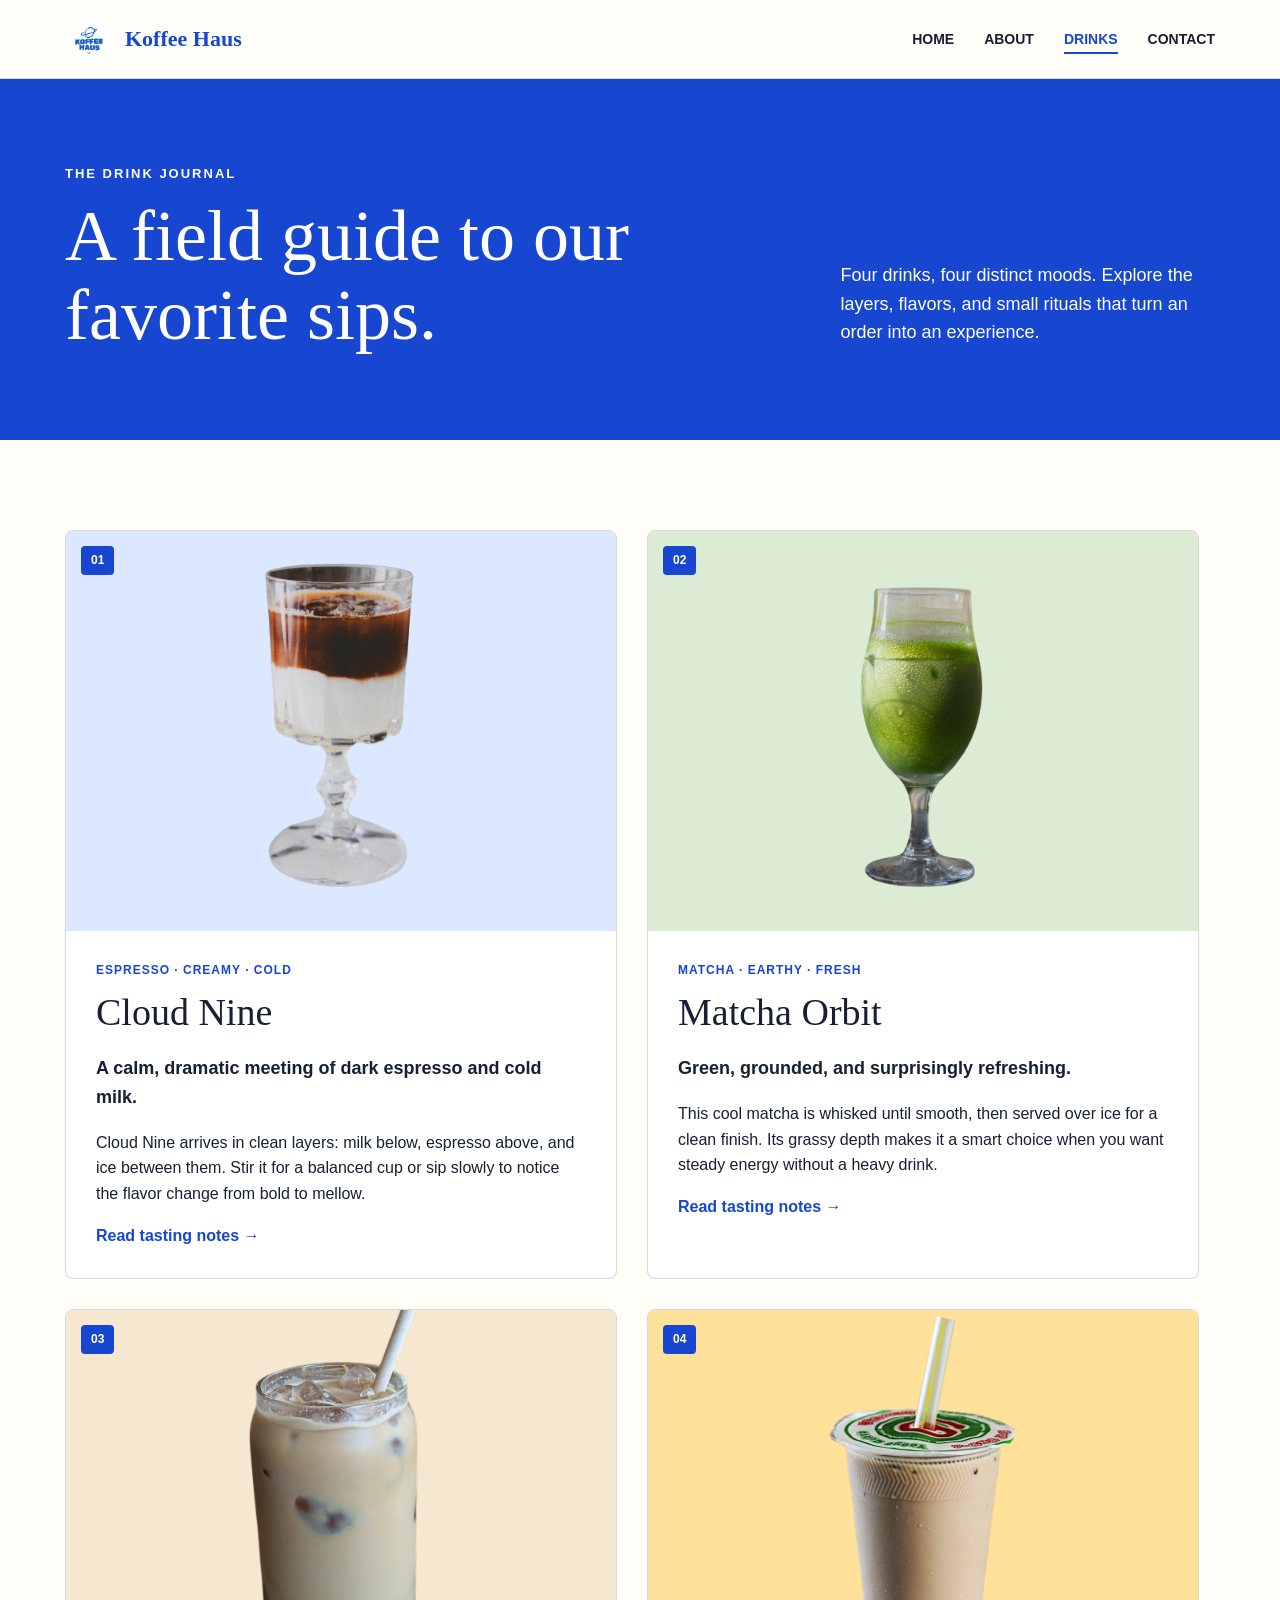
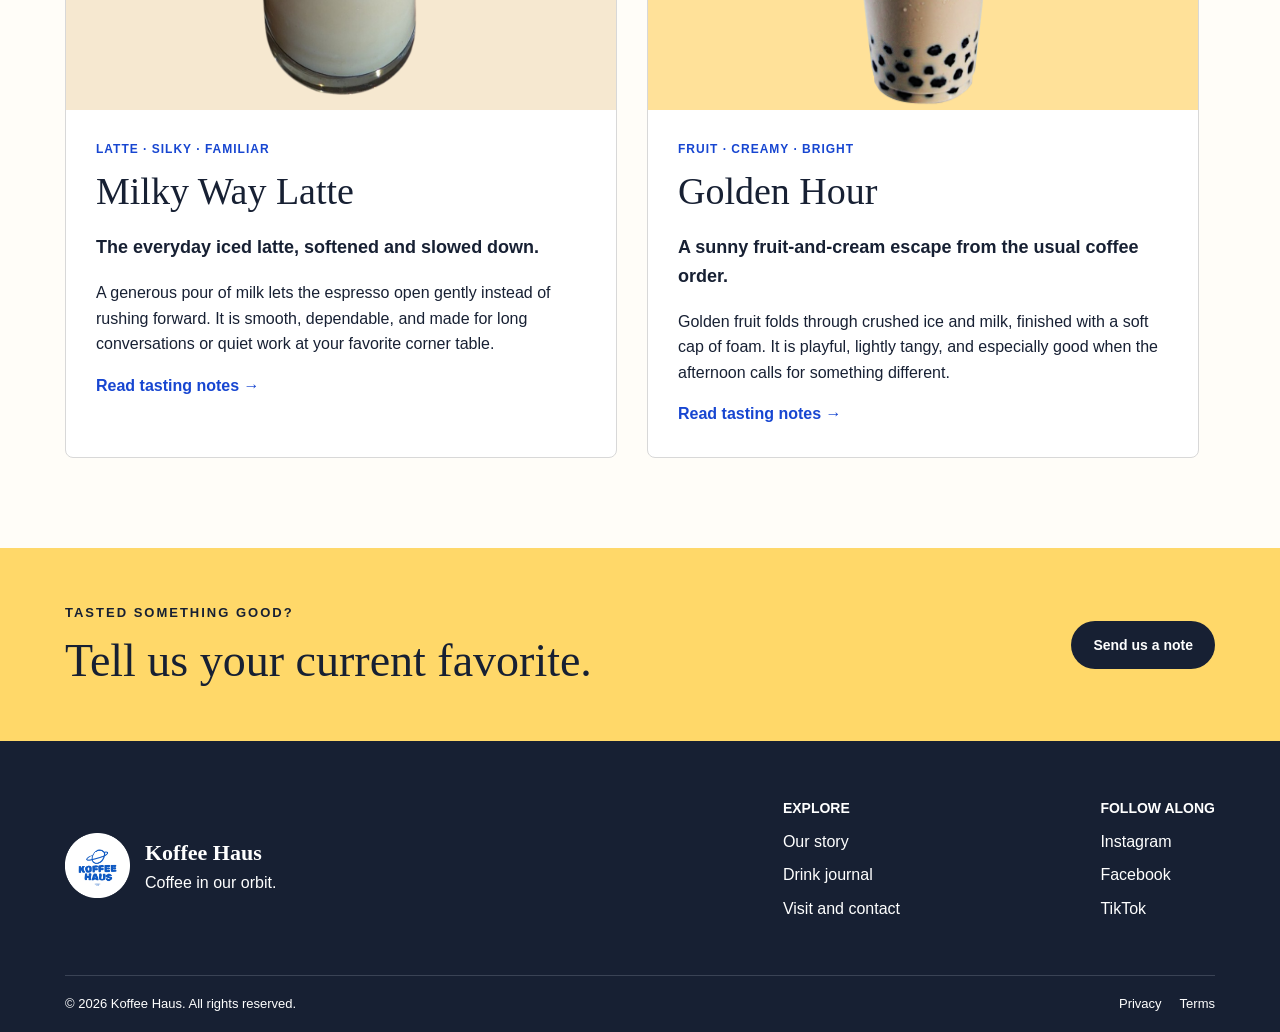
<file: Computing/Midterm Exam/articles.html>
<!DOCTYPE html>
<html lang="en">
<head>
    <meta charset="UTF-8">
    <meta name="viewport" content="width=device-width, initial-scale=1.0">
    <meta name="description" content="Explore four signature Koffee Haus drinks and the stories, textures, and moods behind them.">
    <title>Drink Journal | Koffee Haus</title>
    <link rel="stylesheet" href="styles.css">
</head>
<body>
    <header class="site-header">
        <nav class="site-nav container">
            <a class="brand" href="index.html"><img src="images/KF logo.png" alt="Koffee Haus Antipolo logo"><span>Koffee Haus</span></a>
            <button class="menu-button" type="button">Menu</button>
            <ul class="nav-list"><li><a href="index.html">Home</a></li><li><a href="about.html">About</a></li><li><a class="active-link" href="articles.html">Drinks</a></li><li><a href="contact.html">Contact</a></li></ul>
        </nav>
    </header>

    <main>
        <section class="page-hero">
            <div class="container page-hero-content">
                <div><p class="section-label">The drink journal</p><h1>A field guide to our favorite sips.</h1></div>
                <p class="page-intro">Four drinks, four distinct moods. Explore the layers, flavors, and small rituals that turn an order into an experience.</p>
            </div>
        </section>

        <section class="drink-section container">
            <div class="drink-list">
                <article class="drink-card" id="cloud-nine">
                    <div class="drink-card-image blue-background"><span class="card-number">01</span><img src="images/1.png" alt="Iced espresso layered over milk in a stemmed glass"></div>
                    <div class="drink-card-text"><p class="drink-details">Espresso · Creamy · Cold</p><h2>Cloud Nine</h2><p class="drink-summary">A calm, dramatic meeting of dark espresso and cold milk.</p><p>Cloud Nine arrives in clean layers: milk below, espresso above, and ice between them. Stir it for a balanced cup or sip slowly to notice the flavor change from bold to mellow.</p><a class="text-link" href="#cloud-nine">Read tasting notes →</a></div>
                </article>

                <article class="drink-card" id="matcha-orbit">
                    <div class="drink-card-image green-background"><span class="card-number">02</span><img src="images/2.png" alt="Chilled green matcha drink in a tall stemmed glass"></div>
                    <div class="drink-card-text"><p class="drink-details">Matcha · Earthy · Fresh</p><h2>Matcha Orbit</h2><p class="drink-summary">Green, grounded, and surprisingly refreshing.</p><p>This cool matcha is whisked until smooth, then served over ice for a clean finish. Its grassy depth makes it a smart choice when you want steady energy without a heavy drink.</p><a class="text-link" href="#matcha-orbit">Read tasting notes →</a></div>
                </article>

                <article class="drink-card" id="milky-way">
                    <div class="drink-card-image cream-background"><span class="card-number">03</span><img src="images/latte-photo.png" alt="Iced latte in a clear glass inside a coffee shop"></div>
                    <div class="drink-card-text"><p class="drink-details">Latte · Silky · Familiar</p><h2>Milky Way Latte</h2><p class="drink-summary">The everyday iced latte, softened and slowed down.</p><p>A generous pour of milk lets the espresso open gently instead of rushing forward. It is smooth, dependable, and made for long conversations or quiet work at your favorite corner table.</p><a class="text-link" href="#milky-way">Read tasting notes →</a></div>
                </article>

                <article class="drink-card" id="golden-hour">
                    <div class="drink-card-image gold-background"><span class="card-number">04</span><img src="images/milk-tea-replacement.png" alt="Classic milk tea with tapioca pearls in a sealed cup"></div>
                    <div class="drink-card-text"><p class="drink-details">Fruit · Creamy · Bright</p><h2>Golden Hour</h2><p class="drink-summary">A sunny fruit-and-cream escape from the usual coffee order.</p><p>Golden fruit folds through crushed ice and milk, finished with a soft cap of foam. It is playful, lightly tangy, and especially good when the afternoon calls for something different.</p><a class="text-link" href="#golden-hour">Read tasting notes →</a></div>
                </article>
            </div>
        </section>

        <section class="visit-section">
            <div class="container visit-content"><div><p class="section-label">Tasted something good?</p><h2>Tell us your current favorite.</h2></div><a class="button dark-button" href="contact.html">Send us a note</a></div>
        </section>
    </main>

    <footer class="site-footer">
        <div class="container footer-content">
            <div class="footer-brand"><img src="images/KF logo.png" alt="Koffee Haus logo"><div><strong>Koffee Haus</strong><p>Coffee in our orbit.</p></div></div>
            <div><h2 class="footer-title">Explore</h2><ul class="footer-links"><li><a href="about.html">Our story</a></li><li><a href="articles.html">Drink journal</a></li><li><a href="contact.html">Visit and contact</a></li></ul></div>
            <div><h2 class="footer-title">Follow along</h2><ul class="footer-links"><li><a href="#instagram">Instagram</a></li><li><a href="#facebook">Facebook</a></li><li><a href="#tiktok">TikTok</a></li></ul></div>
        </div>
        <div class="container footer-bottom"><p>&copy; 2026 Koffee Haus. All rights reserved.</p><div><a href="#privacy">Privacy</a><a href="#terms">Terms</a></div></div>
    </footer>
    <script src="script.js"></script>
</body>
</html>
</file>
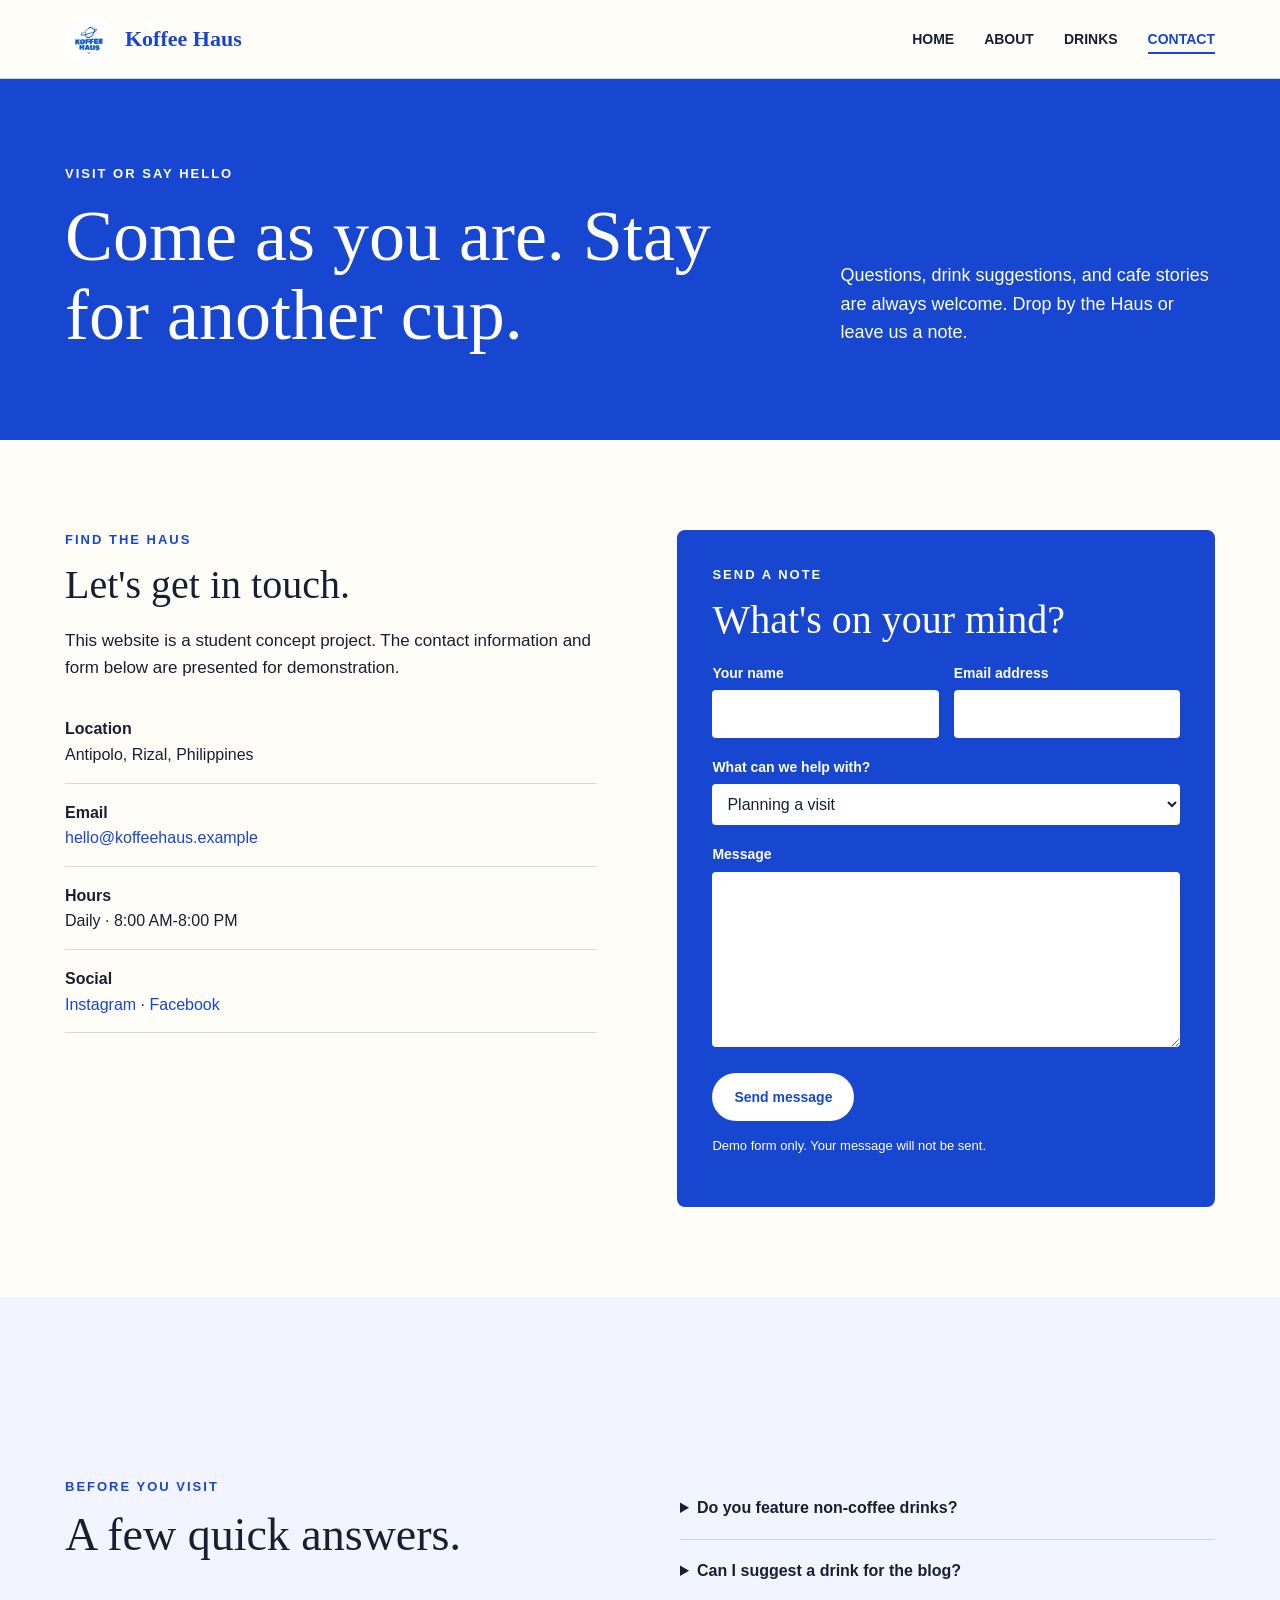
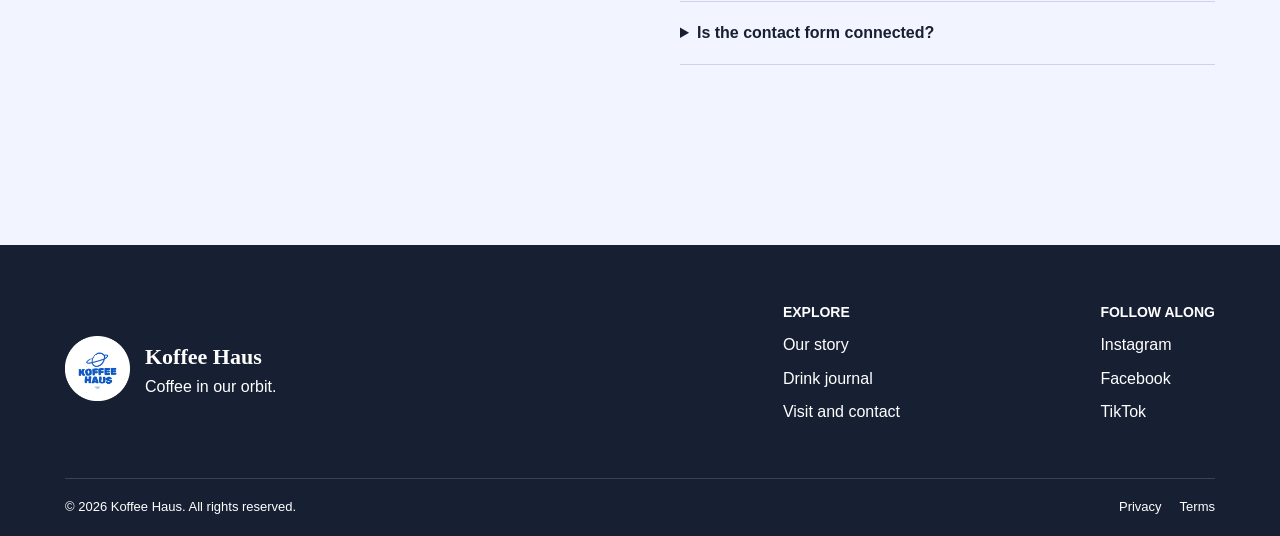
<file: Computing/Midterm Exam/contact.html>
<!DOCTYPE html>
<html lang="en">
<head>
    <meta charset="UTF-8">
    <meta name="viewport" content="width=device-width, initial-scale=1.0">
    <meta name="description" content="Contact Koffee Haus, find visit details, or send a message through the demo contact form.">
    <title>Contact | Koffee Haus</title>
    <link rel="stylesheet" href="styles.css">
</head>
<body>
    <header class="site-header">
        <nav class="site-nav container">
            <a class="brand" href="index.html"><img src="images/KF logo.png" alt="Koffee Haus Antipolo logo"><span>Koffee Haus</span></a>
            <button class="menu-button" type="button">Menu</button>
            <ul class="nav-list"><li><a href="index.html">Home</a></li><li><a href="about.html">About</a></li><li><a href="articles.html">Drinks</a></li><li><a class="active-link" href="contact.html">Contact</a></li></ul>
        </nav>
    </header>

    <main>
        <section class="page-hero">
            <div class="container page-hero-content">
                <div><p class="section-label">Visit or say hello</p><h1>Come as you are. Stay for another cup.</h1></div>
                <p class="page-intro">Questions, drink suggestions, and cafe stories are always welcome. Drop by the Haus or leave us a note.</p>
            </div>
        </section>

        <section class="contact-section container">
            <div class="contact-details">
                <p class="section-label blue-text">Find the Haus</p><h2>Let's get in touch.</h2>
                <p class="contact-intro">This website is a student concept project. The contact information and form below are presented for demonstration.</p>
                <div class="contact-list">
                    <p><strong>Location</strong><br>Antipolo, Rizal, Philippines</p>
                    <p><strong>Email</strong><br><a href="mailto:hello@koffeehaus.example">hello@koffeehaus.example</a></p>
                    <p><strong>Hours</strong><br>Daily · 8:00 AM-8:00 PM</p>
                    <p><strong>Social</strong><br><a href="#instagram">Instagram</a> · <a href="#facebook">Facebook</a></p>
                </div>
            </div>

            <form class="contact-form" action="#" method="post">
                <div class="form-heading"><p class="section-label">Send a note</p><h2>What's on your mind?</h2></div>
                <div class="form-row">
                    <div class="field-group"><label for="name">Your name</label><input type="text" id="name" name="name" required></div>
                    <div class="field-group"><label for="email">Email address</label><input type="email" id="email" name="email" required></div>
                </div>
                <div class="field-group">
                    <label for="topic">What can we help with?</label>
                    <select id="topic" name="topic"><option value="visit">Planning a visit</option><option value="drink">Drink question</option><option value="story">Share a coffee story</option><option value="other">Something else</option></select>
                </div>
                <div class="field-group"><label for="message">Message</label><textarea id="message" name="message" rows="6" required></textarea></div>
                <button class="button light-button form-button" type="submit">Send message</button>
                <p class="form-note">Demo form only. Your message will not be sent.</p>
                <p class="form-status"></p>
            </form>
        </section>

        <section class="faq-section">
            <div class="container faq-content">
                <div><p class="section-label blue-text">Before you visit</p><h2>A few quick answers.</h2></div>
                <div class="faq-list">
                    <details><summary>Do you feature non-coffee drinks?</summary><p>Yes. The journal includes matcha, fruit drinks, and other cafe favorites alongside espresso.</p></details>
                    <details><summary>Can I suggest a drink for the blog?</summary><p>Absolutely. Use the demo form as a model for the kind of suggestions Koffee Haus would love to receive.</p></details>
                    <details><summary>Is the contact form connected?</summary><p>No. It is intentionally non-functional for this website project and provides an on-page confirmation only.</p></details>
                </div>
            </div>
        </section>
    </main>

    <footer class="site-footer">
        <div class="container footer-content">
            <div class="footer-brand"><img src="images/KF logo.png" alt="Koffee Haus logo"><div><strong>Koffee Haus</strong><p>Coffee in our orbit.</p></div></div>
            <div><h2 class="footer-title">Explore</h2><ul class="footer-links"><li><a href="about.html">Our story</a></li><li><a href="articles.html">Drink journal</a></li><li><a href="contact.html">Visit and contact</a></li></ul></div>
            <div><h2 class="footer-title">Follow along</h2><ul class="footer-links"><li><a href="#instagram">Instagram</a></li><li><a href="#facebook">Facebook</a></li><li><a href="#tiktok">TikTok</a></li></ul></div>
        </div>
        <div class="container footer-bottom"><p>&copy; 2026 Koffee Haus. All rights reserved.</p><div><a href="#privacy">Privacy</a><a href="#terms">Terms</a></div></div>
    </footer>
    <script src="script.js"></script>
</body>
</html>
</file>
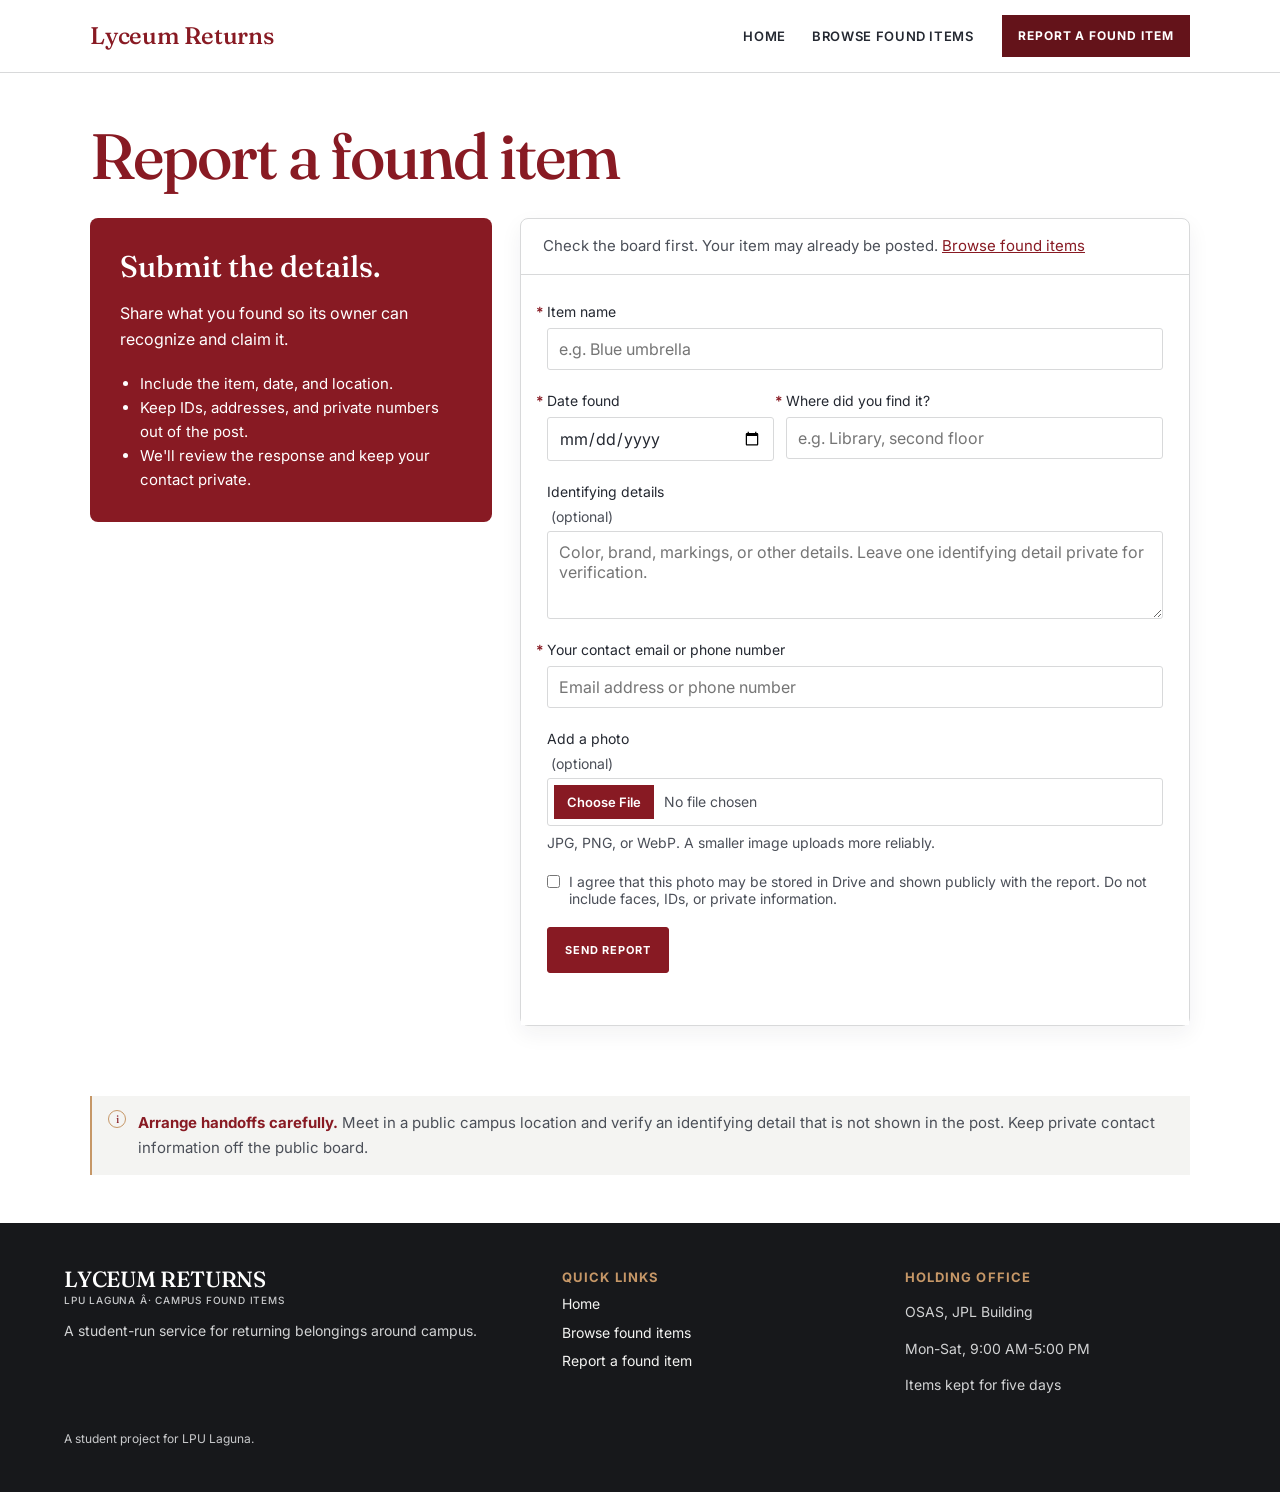
<file: Computing/PT 2/report.html>
﻿<!doctype html>
<html lang="en">
  <head>
    <meta charset="utf-8" />
    <meta name="viewport" content="width=device-width, initial-scale=1" />
    <meta
      name="description"
      content="Report an item you found on the LPU Laguna campus."
    />
    <title>Submit a report | Lyceum Returns</title>
    <link
      rel="preload"
      as="style"
      href="https://fonts.googleapis.com/css2?family=Fraunces:opsz,SOFT,WONK,wght@9..144,20,0,400;9..144,20,0,500&family=Inter:wght@400;500;600;700&display=swap"
    />
    <link
      rel="stylesheet"
      href="https://fonts.googleapis.com/css2?family=Fraunces:opsz,SOFT,WONK,wght@9..144,20,0,400;9..144,20,0,500&family=Inter:wght@400;500;600;700&display=swap"
    />
    <link rel="stylesheet" href="site.css?v=19" />
    <link rel="stylesheet" href="reports.css?v=27" />
  </head>
  <body id="top">
    <header class="site-header">
      <div class="header-inner">
        <a class="wordmark" href="index.html">Lyceum Returns</a>
        <nav>
          <a href="index.html">Home</a>
          <a href="reports.html">Browse found items</a>
        </nav>
        <a class="header-action active" href="report.html">Report a found item</a>
      </div>
    </header>

    <main class="reports-main">
      <h1 class="report-page-title">Report a found item</h1>
      <section id="submit" class="submit-section">
        <div class="submit-copy">
          <h2>Submit the details.</h2>
          <p>Share what you found so its owner can recognize and claim it.</p>
          <button id="tips-button" class="tips-button" type="button">
            Tips
          </button>
          <ul class="tips-list">
            <li>Include the item, date, and location.</li>
            <li>Keep IDs, addresses, and private numbers out of the post.</li>
            <li>We'll review the response and keep your contact private.</li>
          </ul>
        </div>
        <div class="form-slot">
          <p class="check-board">
            Check the board first. Your item may already be posted.
            <a href="reports.html">Browse found items</a>
          </p>
          <form id="report-form" class="custom-form">
            <input type="hidden" name="reportType" value="Found" />
            <label class="form-field">
              Item name
              <input
                name="itemName"
                maxlength="120"
                required
                placeholder="e.g. Blue umbrella"
              />
            </label>
            <div class="form-row">
              <label class="form-field">
                Date found
                <input
                  id="report-date"
                  name="reportDate"
                  type="date"
                  required
                />
              </label>
              <label class="form-field">
                Where did you find it?
                <input
                  name="location"
                  maxlength="160"
                  required
                  placeholder="e.g. Library, second floor"
                />
              </label>
            </div>
            <label class="form-field">
              Identifying details <span>(optional)</span>
              <textarea
                name="details"
                maxlength="600"
                rows="2"
                placeholder="Color, brand, markings, or other details. Leave one identifying detail private for verification."
              ></textarea>
            </label>
            <label class="form-field">
              Your contact email or phone number
              <input
                name="contact"
                autocomplete="email"
                maxlength="120"
                required
                placeholder="Email address or phone number"
              />
            </label>
            <label class="form-field photo-field">
              Add a photo <span>(optional)</span>
              <input name="photo" type="file" accept="image/*" />
              <div id="photo-preview" class="photo-preview" hidden>
                <img alt="Selected photo preview" />
                <button id="remove-photo" type="button">Remove photo</button>
              </div>
              <small
                >JPG, PNG, or WebP. A smaller image uploads more
                reliably.</small
              >
            </label>
            <label class="consent-field">
              <input name="photoConsent" type="checkbox" />
              <span
                >I agree that this photo may be stored in Drive and shown
                publicly with the report. Do not include faces, IDs, or private
                information.</span
              >
            </label>
            <label class="form-honeypot">
              Leave this field empty
              <input name="website" tabindex="-1" autocomplete="off" />
            </label>
            <button class="submit-button" type="submit">Send report</button>
            <p id="form-status" class="form-status"></p>
          </form>
          <iframe
            class="bridge-frame"
            name="bridge-frame"
            title="Report submission"
            tabindex="-1"
          ></iframe>
        </div>
      </section>
      <section id="safety" class="safety">
        <span class="safety-mark">i</span>
        <p>
          <strong>Arrange handoffs carefully.</strong> Meet in a public campus
          location and verify an identifying detail that is not shown in the
          post. Keep private contact information off the public board.
        </p>
      </section>
    </main>

    <footer class="site-footer">
      <div>
        <a class="wordmark" href="index.html">
          <span
            >LYCEUM RETURNS<small
              >LPU LAGUNA Â· CAMPUS FOUND ITEMS</small
            ></span
          >
        </a>
        <p>A student-run service for returning belongings around campus.</p>
      </div>
      <div>
        <strong>Quick links</strong>
        <a href="index.html">Home</a>
        <a href="reports.html">Browse found items</a>
        <a href="report.html">Report a found item</a>
      </div>
      <div>
        <strong>Holding office</strong>
        <span>OSAS, JPL Building</span>
        <span>Mon-Sat, 9:00 AM-5:00 PM</span>
        <span>Items kept for five days</span>
      </div>
      <small class="footer-credit">A student project for LPU Laguna.</small>
    </footer>
    <script src="js/form-config.js?v=5"></script>
    <script type="module" src="js/reports.js?v=21"></script>
  </body>
</html>
</file>
<file: docs/site.css>
:root {
  --crimson: #881a23;
  --crimson-dark: #64131a;
  --gold: #c69767;
  --ink: #242831;
  --muted: #4b4f58;
  --paper: #f4f4f2;
  --white: #ffffff;
  --line: #d8d9da;
  --heading: "Fraunces", Georgia, serif;
  --body: "Inter", system-ui, sans-serif;
  --space: 8px;
}

* {
  box-sizing: border-box;
}
html {
  scroll-behavior: smooth;
}
body {
  margin: 0;
  background: var(--white);
  color: var(--ink);
  font: 16px/1.6 var(--body);
}
main {
  padding-bottom: 56px;
}
a {
  color: inherit;
  text-decoration: none;
  transition: color 160ms ease;
}
a:focus-visible,
button:focus-visible,
input:focus-visible,
textarea:focus-visible,
select:focus-visible {
  outline: 3px solid var(--gold);
  outline-offset: 3px;
}

.site-header {
  min-height: 78px;
  padding: 0 max(5vw, 24px);
  display: flex;
  align-items: center;
  justify-content: space-between;
  gap: 24px;
  border-bottom: 1px solid var(--line);
  background: var(--white);
}
.wordmark {
  color: var(--crimson);
  font: 500 22px/1.1 var(--heading);
  font-variation-settings:
    "SOFT" 20,
    "WONK" 0;
  letter-spacing: -0.01em;
}
.wordmark small {
  display: block;
  margin-top: 3px;
  color: var(--muted);
  font: 500 10px var(--body);
  letter-spacing: 0.08em;
  text-transform: uppercase;
}
nav {
  display: flex;
  gap: 28px;
  color: var(--ink);
  font-size: 13px;
  font-weight: 600;
  text-transform: uppercase;
  letter-spacing: 0.05em;
}
nav a:hover,
.text-link:hover,
.note a:hover,
.site-footer a:hover {
  color: var(--crimson);
}
.header-action {
  padding: 11px 16px;
  background: var(--crimson);
  color: var(--white);
  font-size: 12px;
  font-weight: 700;
  letter-spacing: 0.08em;
  text-transform: uppercase;
}
.header-action:hover,
.button-primary:hover {
  background: var(--crimson-dark);
}

main {
  max-width: 1240px;
  margin: auto;
}
.hero {
  min-height: 590px;
  padding: 110px max(7vw, 32px);
  display: flex;
  align-items: center;
  background:
    linear-gradient(90deg, rgba(100, 19, 26, 0.94), rgba(136, 26, 35, 0.7)),
    url("assets/TODO-campus-photo.jpg") center/cover;
  color: var(--white);
}
.hero-text {
  max-width: 650px;
}
.hero h1 {
  margin: 0;
  font: 500 clamp(44px, 6vw, 76px)/1.15 var(--heading);
  font-variation-settings:
    "SOFT" 20,
    "WONK" 0;
  letter-spacing: -0.01em;
  letter-spacing: -0.04em;
}
.hero h1 span {
  display: block;
}
.hero-sub {
  max-width: 570px;
  margin: 24px 0 0;
  font-size: 18px;
}
.actions {
  display: flex;
  flex-wrap: wrap;
  gap: 14px;
  margin-top: 32px;
}
.button {
  min-height: 46px;
  padding: 0 20px;
  display: inline-flex;
  align-items: center;
  font-size: 12px;
  font-weight: 700;
  letter-spacing: 0.1em;
  text-transform: uppercase;
  transition:
    transform 160ms ease,
    background 160ms ease,
    box-shadow 160ms ease;
}
.button-primary {
  background: #b83a46;
  color: var(--white);
  border: 1px solid #d86a73;
  box-shadow: 0 8px 18px rgba(35, 8, 12, 0.28);
  transition:
    transform 160ms ease,
    background 160ms ease,
    box-shadow 160ms ease;
}
.button-primary:hover {
  background: #c84b57;
  box-shadow: 0 11px 22px rgba(35, 8, 12, 0.34);
  transform: translateY(-2px);
}
.button-primary span {
  margin-left: 12px;
  color: var(--gold);
}
.button-outline {
  border: 1px solid var(--white);
  color: var(--white);
}
.button-outline:hover {
  background: var(--white);
  color: var(--crimson);
}
.text-link {
  color: var(--crimson);
  font-weight: 600;
  text-decoration: underline;
  text-underline-offset: 4px;
}
.note {
  max-width: 340px;
  margin-left: auto;
  padding: 24px;
  border-left: 2px solid var(--gold);
  background: rgba(0, 0, 0, 0.16);
}
.note h2 {
  margin: 0;
  font: 500 24px/1.25 var(--heading);
}
.note p {
  margin: 12px 0 0;
  font-size: 15px;
}
.note a {
  display: inline-block;
  margin-top: 15px;
  color: var(--white);
  text-decoration: underline;
}

.board-callout {
  margin: 0;
  padding: 0 max(7vw, 32px) 0 0;
  display: grid;
  grid-template-columns: 220px 1fr auto;
  align-items: center;
  gap: 30px;
  background: var(--crimson-dark);
  color: var(--white);
}
.board-callout::before {
  min-height: 190px;
  content: "";
  background: var(--crimson-dark);
}
.board-callout p {
  max-width: 720px;
  margin: 0;
}
.board-callout .text-link {
  color: var(--white);
}
.site-footer {
  padding: 44px max(5vw, 24px);
  display: grid;
  grid-template-columns: 1.5fr 1fr 1fr;
  gap: 32px;
  background: #17181b;
  color: #f4f4f2;
}
.site-footer .wordmark {
  color: var(--white);
}
.site-footer .wordmark small {
  color: #c8c9cb;
}
.site-footer > span {
  color: #d2d3d4;
  font-size: 14px;
}
.site-footer > a:last-child {
  color: #fff;
  font-size: 14px;
}
.site-footer > div {
  display: flex;
  flex-direction: column;
  gap: 6px;
}
.site-footer > div > p,
.site-footer > div > span {
  margin: 8px 0 0;
  color: #d2d3d4;
  font-size: 14px;
}
.site-footer > div > strong {
  color: var(--gold);
  font-size: 13px;
  letter-spacing: 0.08em;
  text-transform: uppercase;
}
.site-footer > div > a:not(.wordmark) {
  color: #f4f4f2;
  font-size: 14px;
}
.footer-credit {
  grid-column: 1 / -1;
  color: #c8c9cb;
  font-size: 12px;
}

@media (max-width: 760px) {
  .site-header {
    min-height: 70px;
    padding: 14px 18px;
    flex-wrap: wrap;
  }
  nav {
    order: 3;
    width: 100%;
    justify-content: space-between;
    gap: 12px;
    font-size: 11px;
  }
  .header-action {
    margin-left: auto;
    font-size: 10px;
  }
  .hero {
    min-height: 610px;
    padding: 72px 22px;
    display: block;
  }
  .hero-sub {
    font-size: 16px;
  }
  .note {
    margin: 52px 0 0;
  }
  .board-callout {
    padding: 34px 22px;
  }
  .board-callout {
    display: block;
    padding: 0 22px 30px;
  }
  .board-callout::before {
    min-height: 150px;
    margin: 0 -22px 24px;
  }
  .board-callout .text-link {
    display: inline-block;
    margin-top: 14px;
  }
  .site-footer {
    grid-template-columns: 1fr;
    gap: 18px;
  }
}

/* Shared page header and outer page alignment. */
main {
  max-width: none;
  padding-bottom: 48px;
}
.site-header {
  position: sticky;
  top: 0;
  z-index: 20;
  min-height: 72px;
  padding: 0 24px;
  background: var(--white);
}
.header-inner {
  width: min(1100px, 100%);
  min-height: 72px;
  margin: 0 auto;
  display: flex;
  align-items: center;
  justify-content: space-between;
  gap: 24px;
}
.site-header .wordmark {
  white-space: nowrap;
  font-size: 24px;
}
.site-header nav {
  display: flex;
  align-items: center;
  gap: 26px;
  margin-left: auto;
}
.site-header nav > a:not(.header-action) {
  padding: 8px 0 5px;
  color: var(--ink);
  border-bottom: 2px solid transparent;
}
.site-header nav > a:not(.header-action):hover,
.site-header nav > a:not(.header-action).active {
  border-bottom-color: var(--crimson);
  color: var(--crimson-dark);
}
.site-header .header-action {
  margin-left: 4px;
}
.site-header .header-action.active {
  background: var(--crimson-dark);
}
.hero {
  width: 100%;
  max-width: none;
  min-height: 560px;
  padding: 96px max(24px, calc((100% - 1100px) / 2));
  background: var(--crimson);
}
.button-primary {
  background: var(--crimson-dark);
  border-color: var(--crimson-dark);
}
.button-primary:hover {
  background: var(--crimson);
}
.button-primary span {
  display: none;
}

@media (max-width: 700px) {
  .site-header {
    padding: 12px 18px;
  }
  .header-inner {
    min-height: 0;
    align-items: flex-start;
    flex-wrap: wrap;
  }
  .site-header nav {
    width: 100%;
    margin-left: 0;
    justify-content: flex-end;
    gap: 16px;
    order: 2;
    flex-wrap: wrap;
  }
  .site-header .header-action {
    margin-left: 0;
  }
  .hero {
    min-height: 590px;
    padding: 72px 22px;
  }
}

@media (max-width: 480px) {
  a:focus-visible,
  button:focus-visible,
  input:focus-visible,
  textarea:focus-visible,
  select:focus-visible {
    outline-color: var(--crimson);
  }
  body {
    overflow-x: hidden;
  }
  .site-header,
  .header-inner {
    min-height: 56px;
  }
  .site-header {
    padding: 8px 16px;
  }
  .header-inner {
    display: flex;
    align-items: center;
    gap: 10px;
  }
  .site-header .wordmark {
    flex: 0 0 auto;
    font-size: 0;
  }
  .site-header .wordmark::after {
    content: "LR";
    font: 500 21px/1.1 var(--heading);
    color: var(--crimson);
  }
  .site-header nav {
    display: flex;
    order: 0;
    flex: 1 1 auto;
    min-width: 0;
    width: auto;
    margin-left: 0;
    justify-content: space-between;
    gap: 8px;
    flex-wrap: nowrap;
    overflow: visible;
  }
  .site-header nav > a {
    min-height: 44px;
    display: inline-flex;
    align-items: center;
    justify-content: flex-start;
    white-space: nowrap;
    font-size: 11px;
  }
  .site-header .header-action {
    flex: 0 0 auto;
    margin: 0;
    min-height: 44px;
    padding: 10px 11px;
    font-size: 10px;
    white-space: nowrap;
    display: inline-flex;
    align-items: center;
    justify-content: center;
    text-align: center;
  }
  .hero {
    min-height: 0;
    padding: 54px 16px;
  }
  .hero-sub {
    margin-top: 16px;
    font-size: 16px;
  }
  .actions {
    display: grid;
    gap: 10px;
    margin-top: 24px;
  }
  .actions .button {
    width: 100%;
    min-height: 48px;
    justify-content: center;
  }
  .note {
    width: 100%;
    max-width: none;
    margin-top: 32px;
    padding: 16px;
  }
  .note h2 {
    font-size: 21px;
  }
  .note p {
    margin-top: 8px;
    font-size: 14px;
  }
  .board-callout {
    padding: 0 16px 24px;
  }
  .board-callout::before {
    min-height: 96px;
    margin: 0 -16px 18px;
  }
  .board-callout .text-link {
    display: none;
  }
  .site-footer {
    padding: 30px 16px;
    gap: 14px;
  }
  .site-footer > div:nth-child(2) {
    display: none;
  }
  .site-footer > div > a,
  .site-footer > div > span {
    min-height: 44px;
    display: flex;
    align-items: center;
  }
}

@media (prefers-reduced-motion: reduce) {
  *,
  *::before,
  *::after {
    scroll-behavior: auto !important;
    transition-duration: 0.01ms !important;
    animation-duration: 0.01ms !important;
    animation-iteration-count: 1 !important;
  }
}
</file>
<file: Computing/Midterm Exam/styles.css>
* {
    box-sizing: border-box;
}

html {
    scroll-behavior: smooth;
}

body {
    margin: 0;
    color: #172033;
    background: #fffdf8;
    font-family: Arial, Helvetica, sans-serif;
    line-height: 1.6;
}

img {
    display: block;
    max-width: 100%;
}

a {
    color: inherit;
    text-decoration: none;
}

h1,
h2,
h3,
p {
    margin-top: 0;
}

h1,
h2,
h3 {
    line-height: 1.1;
}

h1 {
    margin-bottom: 25px;
    font-family: Georgia, serif;
    font-size: 72px;
    font-weight: normal;
}

h2 {
    margin-bottom: 20px;
    font-family: Georgia, serif;
    font-size: 46px;
    font-weight: normal;
}

h3 {
    font-size: 22px;
}

button,
input,
select,
textarea {
    font: inherit;
}

button {
    cursor: pointer;
}

.container {
    width: 90%;
    max-width: 1150px;
    margin: auto;
}

.site-header {
    position: relative;
    z-index: 10;
    background: #fffdf8;
    border-bottom: 1px solid #d8d8d8;
}

.site-nav {
    min-height: 78px;
    display: flex;
    align-items: center;
    justify-content: space-between;
}

.brand {
    display: flex;
    align-items: center;
    gap: 12px;
    color: #1746d1;
    font-family: Georgia, serif;
    font-size: 22px;
    font-weight: bold;
}

.brand img {
    width: 48px;
    height: 48px;
    object-fit: contain;
}

.nav-list {
    display: flex;
    align-items: center;
    gap: 30px;
    margin: 0;
    padding: 0;
    list-style: none;
}

.nav-list a {
    padding-bottom: 5px;
    font-size: 14px;
    font-weight: bold;
    text-transform: uppercase;
}

.nav-list a:hover,
.nav-list .active-link {
    color: #1746d1;
    border-bottom: 2px solid #1746d1;
}

.menu-button {
    display: none;
    padding: 8px 14px;
    color: white;
    background: #1746d1;
    border: 0;
    border-radius: 4px;
}

.section-label {
    margin-bottom: 12px;
    font-size: 13px;
    font-weight: bold;
    letter-spacing: 2px;
    text-transform: uppercase;
}

.blue-text {
    color: #1746d1;
}

.button {
    display: inline-block;
    padding: 13px 22px;
    border-radius: 25px;
    font-size: 14px;
    font-weight: bold;
}

.light-button {
    color: #1746d1;
    background: white;
}

.dark-button {
    color: white;
    background: #172033;
}

.text-link {
    color: #1746d1;
    font-weight: bold;
}

.light-link {
    color: white;
}

.home-hero {
    overflow: hidden;
    color: white;
    background: #1746d1;
}

.hero-content {
    min-height: 650px;
    padding: 70px 0;
    display: flex;
    align-items: center;
    gap: 70px;
}

.hero-text {
    width: 55%;
}

.hero-intro {
    max-width: 560px;
    margin-bottom: 30px;
    font-size: 19px;
}

.hero-actions {
    display: flex;
    align-items: center;
    gap: 25px;
}

.hero-note {
    margin-top: 55px;
    margin-bottom: 0;
    font-family: Georgia, serif;
    font-style: italic;
}

.featured-drink-area {
    width: 45%;
    min-height: 500px;
    position: relative;
    display: flex;
    align-items: center;
    justify-content: center;
    background: #fff1b8;
    border-radius: 50%;
}

.featured-drink {
    width: 75%;
    height: 430px;
    object-fit: contain;
}

.drink-caption {
    position: absolute;
    left: 20px;
    bottom: 45px;
    padding: 10px 14px;
    color: #172033;
    background: white;
    border-radius: 5px;
}

.drink-caption span,
.drink-caption strong {
    display: block;
}

.drink-count {
    font-size: 12px;
}

.carousel-controls {
    position: absolute;
    right: 20px;
    bottom: 45px;
    display: flex;
    gap: 5px;
}

.carousel-controls button {
    min-width: 42px;
    min-height: 42px;
    color: #172033;
    background: white;
    border: 0;
    border-radius: 5px;
}

.ticker {
    padding: 14px 5%;
    display: flex;
    justify-content: space-around;
    gap: 25px;
    overflow: hidden;
    color: #1746d1;
    background: #fff1b8;
    font-size: 13px;
    font-weight: bold;
    text-transform: uppercase;
}

.intro-section,
.purpose-section,
.contact-section,
.faq-content {
    padding: 90px 0;
    display: flex;
    gap: 80px;
}

.intro-section > div,
.purpose-section > div,
.contact-section > div,
.contact-section > form,
.faq-content > div {
    width: 50%;
}

.intro-copy,
.story-text,
.contact-intro {
    font-size: 17px;
}

.feature-section,
.values-section,
.faq-section {
    padding: 90px 0;
    background: #f2f5ff;
}

.heading-row,
.visit-content,
.footer-bottom {
    display: flex;
    align-items: center;
    justify-content: space-between;
}

.small-card-list,
.value-card-list {
    display: flex;
    gap: 20px;
    margin-top: 40px;
}

.small-card,
.value-card {
    width: 33.33%;
    padding: 28px;
    background: white;
    border: 1px solid #d9e0f5;
    border-radius: 8px;
}

.small-card span,
.value-card span {
    color: #1746d1;
    font-size: 13px;
    font-weight: bold;
}

.visit-section {
    padding: 55px 0;
    color: #172033;
    background: #ffd869;
}

.visit-section h2 {
    margin-bottom: 0;
}

.page-hero {
    padding: 85px 0;
    color: white;
    background: #1746d1;
}

.page-hero-content {
    display: flex;
    align-items: flex-end;
    gap: 80px;
}

.page-hero-content > div {
    width: 65%;
}

.page-hero-content h1 {
    margin-bottom: 0;
}

.page-intro {
    width: 35%;
    margin-bottom: 8px;
    font-size: 18px;
}

.story-section {
    padding: 90px 0;
    display: flex;
    align-items: center;
    gap: 90px;
}

.story-logo {
    width: 38%;
    padding: 55px;
    background: #fff1b8;
    border-radius: 50%;
}

.story-text {
    width: 62%;
}

.centered-heading {
    max-width: 650px;
    margin: auto;
    text-align: center;
}

.purpose-list p {
    padding: 15px 0;
    border-bottom: 1px solid #d8d8d8;
}

.drink-section {
    padding: 90px 0;
}

.drink-list {
    display: flex;
    flex-wrap: wrap;
    gap: 30px;
}

.drink-card {
    width: 48%;
    overflow: hidden;
    background: white;
    border: 1px solid #d8d8d8;
    border-radius: 8px;
}

.drink-card-image {
    height: 400px;
    position: relative;
}

.drink-card-image img {
    width: 100%;
    height: 100%;
    object-fit: contain;
}

.blue-background {
    background: #dbe8ff;
}

.green-background {
    background: #dcebd4;
}

.cream-background {
    background: #f6e8d0;
}

.gold-background {
    background: #ffe199;
}

.card-number {
    position: absolute;
    top: 15px;
    left: 15px;
    z-index: 1;
    padding: 5px 10px;
    color: white;
    background: #1746d1;
    border-radius: 4px;
    font-size: 12px;
    font-weight: bold;
}

.drink-card-text {
    padding: 30px;
}

.drink-card-text h2 {
    font-size: 38px;
}

.drink-details {
    color: #1746d1;
    font-size: 12px;
    font-weight: bold;
    letter-spacing: 1px;
    text-transform: uppercase;
}

.drink-summary {
    font-size: 18px;
    font-weight: bold;
}

.contact-details h2,
.form-heading h2 {
    font-size: 40px;
}

.contact-list {
    margin-top: 35px;
}

.contact-list p {
    padding-bottom: 15px;
    border-bottom: 1px solid #d8d8d8;
}

.contact-list a {
    color: #1746d1;
}

.contact-form {
    padding: 35px;
    color: white;
    background: #1746d1;
    border-radius: 8px;
}

.form-row {
    display: flex;
    gap: 15px;
}

.form-row .field-group {
    width: 50%;
}

.field-group {
    margin-bottom: 18px;
}

.field-group label {
    display: block;
    margin-bottom: 6px;
    font-size: 14px;
    font-weight: bold;
}

.field-group input,
.field-group select,
.field-group textarea {
    width: 100%;
    padding: 11px;
    color: #172033;
    background: white;
    border: 0;
    border-radius: 4px;
}

.field-group textarea {
    resize: vertical;
}

.form-button {
    border: 0;
}

.form-note,
.form-status {
    margin-top: 15px;
    margin-bottom: 0;
    font-size: 13px;
}

.faq-list details {
    padding: 18px 0;
    border-bottom: 1px solid #cbd4ec;
}

.faq-list summary {
    cursor: pointer;
    font-weight: bold;
}

.faq-list p {
    margin: 12px 0 0;
}

.site-footer {
    padding-top: 60px;
    color: white;
    background: #172033;
}

.footer-content {
    padding-bottom: 45px;
    display: flex;
    justify-content: space-between;
    gap: 50px;
}

.footer-brand {
    width: 45%;
    display: flex;
    align-items: center;
    gap: 15px;
}

.footer-brand img {
    width: 65px;
    height: 65px;
    object-fit: contain;
}

.footer-brand strong {
    font-family: Georgia, serif;
    font-size: 22px;
}

.footer-brand p {
    margin-bottom: 0;
}

.footer-title {
    margin-bottom: 12px;
    font-family: Arial, sans-serif;
    font-size: 14px;
    font-weight: bold;
    text-transform: uppercase;
}

.footer-links {
    margin: 0;
    padding: 0;
    list-style: none;
}

.footer-links li {
    margin-bottom: 8px;
}

.footer-bottom {
    padding: 18px 0;
    border-top: 1px solid #3a4355;
    font-size: 13px;
}

.footer-bottom p {
    margin-bottom: 0;
}

.footer-bottom a {
    margin-left: 18px;
}

@media (max-width: 800px) {
    h1 {
        font-size: 46px;
    }

    h2 {
        font-size: 34px;
    }

    .site-nav {
        min-height: 68px;
        flex-wrap: wrap;
    }

    .menu-button {
        display: block;
    }

    .nav-list {
        width: 100%;
        display: none;
        padding: 15px 0 20px;
        flex-direction: column;
        align-items: flex-start;
        gap: 12px;
    }

    .nav-list.is-open {
        display: flex;
    }

    .hero-content,
    .page-hero-content,
    .intro-section,
    .story-section,
    .purpose-section,
    .contact-section,
    .faq-content {
        padding: 55px 0;
        flex-direction: column;
        align-items: stretch;
        gap: 35px;
    }

    .hero-text,
    .featured-drink-area,
    .page-hero-content > div,
    .page-intro,
    .intro-section > div,
    .story-logo,
    .story-text,
    .purpose-section > div,
    .contact-section > div,
    .contact-section > form,
    .faq-content > div {
        width: 100%;
    }

    .featured-drink-area {
        min-height: 430px;
    }

    .featured-drink {
        height: 350px;
    }

    .ticker span:nth-child(3),
    .ticker span:nth-child(4) {
        display: none;
    }

    .small-card-list,
    .value-card-list,
    .footer-content {
        flex-direction: column;
    }

    .small-card,
    .value-card,
    .footer-brand,
    .drink-card {
        width: 100%;
    }

    .drink-list {
        flex-direction: column;
    }

    .heading-row,
    .visit-content,
    .footer-bottom {
        align-items: flex-start;
        flex-direction: column;
        gap: 20px;
    }

    .visit-section {
        padding: 40px 0;
    }

    .form-row {
        flex-direction: column;
        gap: 0;
    }

    .form-row .field-group {
        width: 100%;
    }

    .footer-bottom div {
        display: flex;
        gap: 18px;
    }

    .footer-bottom a {
        margin-left: 0;
    }
}

@media (max-width: 480px) {
    h1 {
        font-size: 38px;
    }

    .container {
        width: 92%;
    }

    .brand span {
        display: none;
    }

    .hero-actions {
        align-items: flex-start;
        flex-direction: column;
    }

    .featured-drink-area {
        min-height: 360px;
    }

    .featured-drink {
        height: 285px;
    }

    .drink-caption {
        left: 10px;
        bottom: 20px;
    }

    .carousel-controls {
        right: 10px;
        bottom: 20px;
    }

    .pause-button {
        display: none;
    }

    .drink-card-image {
        height: 300px;
    }

    .contact-form,
    .drink-card-text,
    .small-card,
    .value-card {
        padding: 22px;
    }
}
</file>
<file: Computing/OE1/style.css>
*{margin:0;padding:0;box-sizing:border-box;font-family:Arial,Helvetica,sans-serif}
body{background:#fff;color:#111;line-height:1.55}
header{background:#052f5f;color:#fff;height:86px;padding:0 50px;display:flex;align-items:center;justify-content:space-between}
header h1{font-size:24px;font-weight:700;display:flex;align-items:center;gap:13px}
header h1 span{font-size:28px}
nav{align-self:stretch;display:flex;align-items:center;gap:34px}
nav a{color:#fff;text-decoration:none;font-size:13px;font-weight:bold;height:100%;display:flex;align-items:center;position:relative}
nav a:first-child:after{content:"";position:absolute;left:0;right:0;bottom:17px;height:3px;background:#ffd400}
nav a:hover{color:#ffd700}

.hero{height:380px;background:linear-gradient(rgba(0,43,81,.12),rgba(0,43,81,.12)),url("images/header.jpg?v=2") center/cover no-repeat;display:flex;align-items:center;justify-content:center;text-align:center;color:#fff}
.hero-content{margin-top:10px;text-shadow:0 1px 2px rgba(0,0,0,.3)}
.hero h2{font-size:40px;line-height:1.1;margin-bottom:20px}
.hero p{font-size:15px;line-height:1.45;margin-bottom:26px}
.hero button{background:#087ce3;color:#fff;border:0;border-radius:7px;padding:13px 27px;font-size:16px;font-weight:bold;cursor:pointer;box-shadow:0 2px 4px rgba(0,0,0,.22)}
.hero button:hover{background:#0056b3}

.features{background:#e7f5ff;padding:24px 66px 34px;text-align:center}
.features>h2,.article-heading{color:#0b3765;font-size:25px;line-height:1.2}
.section-line{height:3px;width:48px;background:#1689e8;margin:6px auto 24px}
.features-content{max-width:780px;margin:auto;display:grid;grid-template-columns:1.18fr .82fr;gap:30px;align-items:center;text-align:left}
.features img{width:100%;height:215px;object-fit:cover;border-radius:7px;box-shadow:0 2px 8px rgba(0,0,0,.35)}
.features p{font-size:14px;line-height:1.7}

.article{background:#fff;padding:20px 66px 34px;text-align:center;display:block}
.article-content{max-width:780px;margin:auto;display:grid;grid-template-columns:1fr 1fr;gap:34px;align-items:center;text-align:left}
.article-image img{width:100%;height:210px;object-fit:cover;border-radius:7px}
.article-text{max-width:none}
.article-text h2{font-size:19px;color:#0b3765;margin-bottom:7px}
.article-text p{font-size:14px;line-height:1.55}

footer{background:#052f5f;color:#fff;text-align:center;padding:17px 30px 18px}
footer>p{font-size:16px}
.footer-line{height:1px;width:240px;background:rgba(255,255,255,.7);margin:7px auto 8px}
footer h3{font-size:14px;font-weight:normal;margin-bottom:8px}
.social-links{max-width:540px;margin:auto;display:flex;justify-content:space-between;align-items:flex-start}
.social-links a{color:#fff;text-decoration:none;font-size:12px;display:flex;flex-direction:column;align-items:center;gap:4px;min-width:62px}
.social-icon{width:31px;height:31px;border-radius:6px;display:flex;align-items:center;justify-content:center;color:#fff;font:bold 22px Arial;line-height:1}
.facebook{background:#287be0}.instagram{background:linear-gradient(135deg,#7c3dde,#f12f77,#ff9f27)}.twitter{background:#050505}.youtube{background:#f00000;border-radius:8px;font-size:15px}.github{background:#fff;color:#052f5f;border-radius:50%;font-size:20px}

@media(max-width:768px){header{padding:15px 20px;height:auto;flex-direction:column;gap:10px}nav{gap:18px}.hero{height:350px}.hero h2{font-size:30px}.features,.article{padding-left:25px;padding-right:25px}.features-content,.article-content{grid-template-columns:1fr}.features img,.article-image img{height:auto}.social-links{flex-wrap:wrap;gap:15px;justify-content:center}}
</file>
<file: Computing/PT 2/site.css>
:root {
  --crimson: #881a23;
  --crimson-dark: #64131a;
  --gold: #c69767;
  --ink: #242831;
  --muted: #4b4f58;
  --paper: #f4f4f2;
  --white: #ffffff;
  --line: #d8d9da;
  --heading: "Fraunces", Georgia, serif;
  --body: "Inter", system-ui, sans-serif;
  --space: 8px;
}

* {
  box-sizing: border-box;
}
html {
  scroll-behavior: smooth;
}
body {
  margin: 0;
  background: var(--white);
  color: var(--ink);
  font: 16px/1.6 var(--body);
}
main {
  padding-bottom: 56px;
}
a {
  color: inherit;
  text-decoration: none;
  transition: color 160ms ease;
}
a:focus-visible,
button:focus-visible,
input:focus-visible,
textarea:focus-visible,
select:focus-visible {
  outline: 3px solid var(--gold);
  outline-offset: 3px;
}

.site-header {
  min-height: 78px;
  padding: 0 max(5vw, 24px);
  display: flex;
  align-items: center;
  justify-content: space-between;
  gap: 24px;
  border-bottom: 1px solid var(--line);
  background: var(--white);
}
.wordmark {
  color: var(--crimson);
  font: 500 22px/1.1 var(--heading);
  font-variation-settings:
    "SOFT" 20,
    "WONK" 0;
  letter-spacing: -0.01em;
}
.wordmark small {
  display: block;
  margin-top: 3px;
  color: var(--muted);
  font: 500 10px var(--body);
  letter-spacing: 0.08em;
  text-transform: uppercase;
}
nav {
  display: flex;
  gap: 28px;
  color: var(--ink);
  font-size: 13px;
  font-weight: 600;
  text-transform: uppercase;
  letter-spacing: 0.05em;
}
nav a:hover,
.text-link:hover,
.note a:hover,
.site-footer a:hover {
  color: var(--crimson);
}
.header-action {
  padding: 11px 16px;
  background: var(--crimson);
  color: var(--white);
  font-size: 12px;
  font-weight: 700;
  letter-spacing: 0.08em;
  text-transform: uppercase;
}
.header-action:hover,
.button-primary:hover {
  background: var(--crimson-dark);
}

main {
  max-width: 1240px;
  margin: auto;
}
.hero {
  min-height: 590px;
  padding: 110px max(7vw, 32px);
  display: flex;
  align-items: center;
  background:
    linear-gradient(90deg, rgba(100, 19, 26, 0.94), rgba(136, 26, 35, 0.7)),
    url("assets/TODO-campus-photo.jpg") center/cover;
  color: var(--white);
}
.hero-text {
  max-width: 650px;
}
.hero h1 {
  margin: 0;
  font: 500 clamp(44px, 6vw, 76px)/1.15 var(--heading);
  font-variation-settings:
    "SOFT" 20,
    "WONK" 0;
  letter-spacing: -0.01em;
  letter-spacing: -0.04em;
}
.hero h1 span {
  display: block;
}
.hero-sub {
  max-width: 570px;
  margin: 24px 0 0;
  font-size: 18px;
}
.actions {
  display: flex;
  flex-wrap: wrap;
  gap: 14px;
  margin-top: 32px;
}
.button {
  min-height: 46px;
  padding: 0 20px;
  display: inline-flex;
  align-items: center;
  font-size: 12px;
  font-weight: 700;
  letter-spacing: 0.1em;
  text-transform: uppercase;
  transition:
    transform 160ms ease,
    background 160ms ease,
    box-shadow 160ms ease;
}
.button-primary {
  background: #b83a46;
  color: var(--white);
  border: 1px solid #d86a73;
  box-shadow: 0 8px 18px rgba(35, 8, 12, 0.28);
  transition:
    transform 160ms ease,
    background 160ms ease,
    box-shadow 160ms ease;
}
.button-primary:hover {
  background: #c84b57;
  box-shadow: 0 11px 22px rgba(35, 8, 12, 0.34);
  transform: translateY(-2px);
}
.button-primary span {
  margin-left: 12px;
  color: var(--gold);
}
.button-outline {
  border: 1px solid var(--white);
  color: var(--white);
}
.button-outline:hover {
  background: var(--white);
  color: var(--crimson);
}
.text-link {
  color: var(--crimson);
  font-weight: 600;
  text-decoration: underline;
  text-underline-offset: 4px;
}
.note {
  max-width: 340px;
  margin-left: auto;
  padding: 24px;
  border-left: 2px solid var(--gold);
  background: rgba(0, 0, 0, 0.16);
}
.note h2 {
  margin: 0;
  font: 500 24px/1.25 var(--heading);
}
.note p {
  margin: 12px 0 0;
  font-size: 15px;
}
.note a {
  display: inline-block;
  margin-top: 15px;
  color: var(--white);
  text-decoration: underline;
}

.board-callout {
  margin: 0;
  padding: 0 max(7vw, 32px) 0 0;
  display: grid;
  grid-template-columns: 220px 1fr auto;
  align-items: center;
  gap: 30px;
  background: var(--crimson-dark);
  color: var(--white);
}
.board-callout::before {
  min-height: 190px;
  content: "";
  background: var(--crimson-dark);
}
.board-callout p {
  max-width: 720px;
  margin: 0;
}
.board-callout .text-link {
  color: var(--white);
}
.site-footer {
  padding: 44px max(5vw, 24px);
  display: grid;
  grid-template-columns: 1.5fr 1fr 1fr;
  gap: 32px;
  background: #17181b;
  color: #f4f4f2;
}
.site-footer .wordmark {
  color: var(--white);
}
.site-footer .wordmark small {
  color: #c8c9cb;
}
.site-footer > span {
  color: #d2d3d4;
  font-size: 14px;
}
.site-footer > a:last-child {
  color: #fff;
  font-size: 14px;
}
.site-footer > div {
  display: flex;
  flex-direction: column;
  gap: 6px;
}
.site-footer > div > p,
.site-footer > div > span {
  margin: 8px 0 0;
  color: #d2d3d4;
  font-size: 14px;
}
.site-footer > div > strong {
  color: var(--gold);
  font-size: 13px;
  letter-spacing: 0.08em;
  text-transform: uppercase;
}
.site-footer > div > a:not(.wordmark) {
  color: #f4f4f2;
  font-size: 14px;
}
.footer-credit {
  grid-column: 1 / -1;
  color: #c8c9cb;
  font-size: 12px;
}

@media (max-width: 760px) {
  .site-header {
    min-height: 70px;
    padding: 14px 18px;
    flex-wrap: wrap;
  }
  nav {
    order: 3;
    width: 100%;
    justify-content: space-between;
    gap: 12px;
    font-size: 11px;
  }
  .header-action {
    margin-left: auto;
    font-size: 10px;
  }
  .hero {
    min-height: 610px;
    padding: 72px 22px;
    display: block;
  }
  .hero-sub {
    font-size: 16px;
  }
  .note {
    margin: 52px 0 0;
  }
  .board-callout {
    padding: 34px 22px;
  }
  .board-callout {
    display: block;
    padding: 0 22px 30px;
  }
  .board-callout::before {
    min-height: 150px;
    margin: 0 -22px 24px;
  }
  .board-callout .text-link {
    display: inline-block;
    margin-top: 14px;
  }
  .site-footer {
    grid-template-columns: 1fr;
    gap: 18px;
  }
}

/* Shared page header and outer page alignment. */
main {
  max-width: none;
  padding-bottom: 48px;
}
.site-header {
  position: sticky;
  top: 0;
  z-index: 20;
  min-height: 72px;
  padding: 0 24px;
  background: var(--white);
}
.header-inner {
  width: min(1100px, 100%);
  min-height: 72px;
  margin: 0 auto;
  display: flex;
  align-items: center;
  justify-content: space-between;
  gap: 24px;
}
.site-header .wordmark {
  white-space: nowrap;
  font-size: 24px;
}
.site-header nav {
  display: flex;
  align-items: center;
  gap: 26px;
  margin-left: auto;
}
.site-header nav > a:not(.header-action) {
  padding: 8px 0 5px;
  color: var(--ink);
  border-bottom: 2px solid transparent;
}
.site-header nav > a:not(.header-action):hover,
.site-header nav > a:not(.header-action).active {
  border-bottom-color: var(--crimson);
  color: var(--crimson-dark);
}
.site-header .header-action {
  margin-left: 4px;
}
.site-header .header-action.active {
  background: var(--crimson-dark);
}
.hero {
  width: 100%;
  max-width: none;
  min-height: 560px;
  padding: 96px max(24px, calc((100% - 1100px) / 2));
  background: var(--crimson);
}
.button-primary {
  background: var(--crimson-dark);
  border-color: var(--crimson-dark);
}
.button-primary:hover {
  background: var(--crimson);
}
.button-primary span {
  display: none;
}

@media (max-width: 700px) {
  .site-header {
    padding: 12px 18px;
  }
  .header-inner {
    min-height: 0;
    align-items: flex-start;
    flex-wrap: wrap;
  }
  .site-header nav {
    width: 100%;
    margin-left: 0;
    justify-content: flex-end;
    gap: 16px;
    order: 2;
    flex-wrap: wrap;
  }
  .site-header .header-action {
    margin-left: 0;
  }
  .hero {
    min-height: 590px;
    padding: 72px 22px;
  }
}

@media (max-width: 480px) {
  a:focus-visible,
  button:focus-visible,
  input:focus-visible,
  textarea:focus-visible,
  select:focus-visible {
    outline-color: var(--crimson);
  }
  body {
    overflow-x: hidden;
  }
  .site-header,
  .header-inner {
    min-height: 56px;
  }
  .site-header {
    padding: 8px 16px;
  }
  .header-inner {
    display: flex;
    align-items: center;
    gap: 10px;
  }
  .site-header .wordmark {
    flex: 0 0 auto;
    font-size: 0;
  }
  .site-header .wordmark::after {
    content: "LR";
    font: 500 21px/1.1 var(--heading);
    color: var(--crimson);
  }
  .site-header nav {
    display: flex;
    order: 0;
    flex: 1 1 auto;
    min-width: 0;
    width: auto;
    margin-left: 0;
    justify-content: space-between;
    gap: 8px;
    flex-wrap: nowrap;
    overflow: visible;
  }
  .site-header nav > a {
    min-height: 44px;
    display: inline-flex;
    align-items: center;
    justify-content: flex-start;
    white-space: nowrap;
    font-size: 11px;
  }
  .site-header .header-action {
    flex: 0 0 auto;
    margin: 0;
    min-height: 44px;
    padding: 10px 11px;
    font-size: 10px;
    white-space: nowrap;
    display: inline-flex;
    align-items: center;
    justify-content: center;
    text-align: center;
  }
  .hero {
    min-height: 0;
    padding: 54px 16px;
  }
  .hero-sub {
    margin-top: 16px;
    font-size: 16px;
  }
  .actions {
    display: grid;
    gap: 10px;
    margin-top: 24px;
  }
  .actions .button {
    width: 100%;
    min-height: 48px;
    justify-content: center;
  }
  .note {
    width: 100%;
    max-width: none;
    margin-top: 32px;
    padding: 16px;
  }
  .note h2 {
    font-size: 21px;
  }
  .note p {
    margin-top: 8px;
    font-size: 14px;
  }
  .board-callout {
    padding: 0 16px 24px;
  }
  .board-callout::before {
    min-height: 96px;
    margin: 0 -16px 18px;
  }
  .board-callout .text-link {
    display: none;
  }
  .site-footer {
    padding: 30px 16px;
    gap: 14px;
  }
  .site-footer > div:nth-child(2) {
    display: none;
  }
  .site-footer > div > a,
  .site-footer > div > span {
    min-height: 44px;
    display: flex;
    align-items: center;
  }
}

@media (prefers-reduced-motion: reduce) {
  *,
  *::before,
  *::after {
    scroll-behavior: auto !important;
    transition-duration: 0.01ms !important;
    animation-duration: 0.01ms !important;
    animation-iteration-count: 1 !important;
  }
}
</file>
<file: docs/reports.css>
﻿.reports-main {
  padding-top: 48px;
}
.intro {
  display: flex;
  justify-content: space-between;
  align-items: end;
  gap: 35px;
  padding: 0 4.5vw 27px;
}
.intro h1 {
  margin: 0;
  color: var(--crimson);
  font: 500 clamp(42px, 5vw, 59px)/1 var(--heading);
  letter-spacing: -0.04em;
}
.intro > p {
  max-width: 350px;
  margin: 0 0 4px;
  color: var(--muted);
  font-size: 12px;
  line-height: 1.8;
}
.board {
  margin: 0 4.5vw;
  background: var(--white);
  border: 1px solid var(--line);
}
.toolbar {
  display: flex;
  align-items: end;
  gap: 13px;
  padding: 15px;
  border-bottom: 1px solid var(--line);
}
.toolbar label {
  display: flex;
  flex-direction: column;
  gap: 6px;
  color: #596574;
  font: 8px var(--body);
  letter-spacing: 0.07em;
}
.search-label {
  flex: 1;
}
#search,
.filter-label select {
  min-height: 37px;
  padding: 0 10px;
  border: 1px solid var(--line);
  background: transparent;
  color: var(--ink);
  font: 11px var(--body);
}
.view-switch {
  display: flex;
}
.view-switch button,
.refresh {
  height: 37px;
  padding: 0 12px;
  border: 1px solid var(--line);
  background: transparent;
  color: var(--crimson);
  font: 9px var(--body);
  cursor: pointer;
}
.view-switch button + button {
  border-left: 0;
}
.view-switch button.active {
  background: var(--crimson);
  color: white;
}
.refresh {
  border-color: var(--crimson);
  background: var(--crimson);
  color: white;
}
.feed-message,
.empty {
  padding: 20px 16px;
  color: var(--muted);
  font-size: 11px;
}
.feed-message.error {
  color: var(--crimson);
}
.feed-message[hidden],
.empty[hidden] {
  display: none;
}
.reports-list {
  padding: 16px;
  display: grid;
  gap: 13px;
}
.reports-list.tiles {
  grid-template-columns: repeat(3, minmax(0, 1fr));
}
.report-card {
  min-width: 0;
  border: 1px solid var(--line);
  background: #fffefa;
}
.report-photo,
.photo-placeholder {
  display: block;
  width: 100%;
  height: 155px;
  object-fit: cover;
  background: #ecebe5;
}
.photo-placeholder {
  display: grid;
  place-items: center;
  color: #979b9c;
  font: 9px var(--body);
  letter-spacing: 0.1em;
}
.report-card-content {
  padding: 12px 13px;
}
.type-tag {
  display: inline-block;
  padding: 4px 6px;
  font: 8px var(--body);
  letter-spacing: 0.08em;
  background: #e5ebe3;
  color: #3d654a;
}
.type-tag.lost {
  background: #f2e5e2;
  color: #8c2d3a;
}
.report-card h2 {
  margin: 9px 0 5px;
  color: var(--crimson);
  font: 500 18px var(--heading);
}
.report-place,
.report-date,
.report-detail {
  margin: 3px 0;
  color: var(--muted);
  font-size: 10px;
  line-height: 1.6;
}
.report-detail {
  margin-top: 8px;
  padding-top: 7px;
  border-top: 1px solid #e8e8e2;
}
.reports-list.list {
  grid-template-columns: 1fr;
}
.reports-list.list .report-card {
  display: grid;
  grid-template-columns: 105px 1fr;
}
.reports-list.list .report-photo,
.reports-list.list .photo-placeholder {
  height: 100%;
  min-height: 105px;
}
.reports-list.list .report-card-content {
  display: grid;
  grid-template-columns:
    72px minmax(120px, 0.9fr) minmax(120px, 1fr)
    100px 1.5fr;
  align-items: center;
  gap: 12px;
}
.reports-list.list .report-card h2,
.reports-list.list .report-place,
.reports-list.list .report-date,
.reports-list.list .report-detail {
  margin: 0;
}
.reports-list.list .report-detail {
  padding: 0;
  border: 0;
}
.safety {
  margin: 19px 4.5vw 0;
  padding: 14px 16px;
  display: flex;
  gap: 12px;
  align-items: flex-start;
  border-left: 2px solid var(--gold);
  background: #efeee8;
}
.safety-mark {
  width: 18px;
  height: 18px;
  flex: none;
  display: grid;
  place-items: center;
  border: 1px solid var(--gold);
  border-radius: 50%;
  color: var(--crimson);
  font: 11px var(--heading);
}
.safety p {
  margin: 0;
  color: #626d78;
  font-size: 10px;
  line-height: 1.7;
}
.safety strong {
  color: var(--crimson);
}
.submit-section {
  padding: 54px 4.5vw 70px;
  display: grid;
  grid-template-columns: 0.75fr 1.25fr;
  gap: 38px;
  align-items: start;
  border-top: 1px solid var(--line);
  margin-top: 40px;
}
.submit-copy h2 {
  margin: 0;
  color: var(--crimson);
  font: 500 29px var(--heading);
}
.submit-copy > p:last-child {
  max-width: 300px;
  color: var(--muted);
  font-size: 11px;
  line-height: 1.7;
}
.form-slot {
  min-height: 260px;
  padding: 12px;
  border: 1px solid var(--line);
  background: var(--white);
  color: var(--muted);
  font-size: 11px;
}
#report-date-native {
  display: none;
}
.tips-button {
  display: none;
  min-height: 44px;
  padding: 9px 14px;
  border: 1px solid rgba(255, 255, 255, 0.75);
  background: transparent;
  color: var(--white);
  font: 700 11px var(--body);
  letter-spacing: 0.08em;
  text-transform: uppercase;
  text-align: center;
  cursor: pointer;
}
.tips-button:hover,
.tips-button:focus-visible {
  background: var(--white);
  color: var(--crimson);
}
.photo-preview {
  display: flex;
  align-items: center;
  gap: 10px;
  margin-top: 8px;
}
.photo-preview[hidden] {
  display: none;
}
.photo-preview img {
  width: 88px;
  height: 88px;
  border: 1px solid var(--line);
  object-fit: cover;
}
.photo-preview button {
  min-height: 44px;
  padding: 8px 12px;
  border: 1px solid var(--line);
  background: transparent;
  color: var(--crimson);
  font: 600 12px var(--body);
  cursor: pointer;
}
.form-slot iframe {
  display: block;
  width: 100%;
  height: 760px;
  border: 0;
  background: white;
}
.site-footer {
  margin-top: 0;
}
@media (max-width: 760px) {
  .reports-main {
    padding-top: 36px;
  }
  .intro {
    padding: 0 4px 20px;
    display: block;
  }
  .intro h1 {
    font-size: 47px;
  }
  .intro > p {
    margin-top: 13px;
  }
  .board {
    margin: 0;
  }
  .toolbar {
    flex-wrap: wrap;
    align-items: end;
    gap: 9px;
  }
  .search-label {
    flex-basis: 100%;
  }
  .filter-label {
    flex: 1;
  }
  .reports-list.tiles {
    grid-template-columns: repeat(2, minmax(0, 1fr));
    padding: 9px;
    gap: 8px;
  }
  .report-photo,
  .photo-placeholder {
    height: 115px;
  }
  .report-card-content {
    padding: 9px;
  }
  .reports-list.list .report-card {
    grid-template-columns: 77px 1fr;
  }
  .reports-list.list .report-card-content {
    grid-template-columns: 1fr 1fr;
    gap: 6px;
    padding: 9px;
  }
  .reports-list.list .report-card h2 {
    font-size: 15px;
  }
  .reports-list.list .report-detail {
    grid-column: 1/-1;
  }
  .reports-list.list .report-photo,
  .reports-list.list .photo-placeholder {
    min-height: 100%;
    height: 100%;
  }
  .safety {
    margin-left: 0;
    margin-right: 0;
  }
  .submit-section {
    padding: 38px 4px 50px;
    grid-template-columns: 1fr;
    gap: 15px;
  }
  .form-slot iframe {
    height: 720px;
  }
}

.report-card {
  transition:
    transform 160ms ease,
    box-shadow 160ms ease;
}
.report-card:hover {
  transform: translateY(-2px);
  box-shadow: 0 12px 26px rgba(36, 40, 49, 0.12);
}
.custom-select-menu button {
  transition:
    background 120ms ease,
    color 120ms ease;
}

.custom-form {
  display: grid;
  gap: 17px;
  padding: 20px 22px;
  color: var(--crimson);
}
.custom-form label,
.report-choice legend {
  font-size: 11px;
  line-height: 1.5;
}
.custom-form label > span,
.report-choice legend span {
  color: var(--muted);
  font: 8px var(--body);
  letter-spacing: 0.04em;
}
.report-choice {
  display: flex;
  gap: 9px;
  padding: 0;
  border: 0;
}
.report-choice legend {
  width: 100%;
  margin-bottom: 9px;
}
.report-choice label {
  position: relative;
  cursor: pointer;
}
.report-choice input {
  position: absolute;
  opacity: 0;
}
.report-choice label > span {
  display: block;
  padding: 9px 22px;
  border: 1px solid var(--line);
  color: var(--crimson);
  font: 11px var(--body);
}
.report-choice input:checked + span {
  border-color: var(--crimson);
  background: var(--crimson);
  color: white;
}
.report-choice input:focus-visible + span {
  outline: 2px solid var(--gold);
  outline-offset: 2px;
}
.report-choice label::after {
  display: none !important;
  content: none !important;
}
.report-choice {
  display: grid;
  grid-template-columns: repeat(2, minmax(0, 1fr));
  gap: 10px;
}
.report-choice legend {
  grid-column: 1 / -1;
  width: auto;
  margin-bottom: 0;
}
.report-choice label > span {
  width: 100%;
}
@media (max-width: 520px) {
  .report-choice {
    grid-template-columns: 1fr;
  }
}
.form-field {
  display: flex;
  flex-direction: column;
  gap: 6px;
}
.form-field > span {
  margin-left: 4px;
}
.form-field input,
.form-field textarea {
  width: 100%;
  min-height: 40px;
  padding: 10px 11px;
  border: 1px solid var(--line);
  border-radius: 0;
  background: #fffefa;
  color: var(--ink);
  font: 12px var(--body);
}
.form-field textarea {
  resize: vertical;
}
.form-field input:focus,
.form-field textarea:focus {
  outline: 2px solid #b8a878;
  outline-offset: 1px;
}
.form-row {
  display: grid;
  grid-template-columns: 0.75fr 1.25fr;
  gap: 12px;
}
.photo-field input {
  padding: 8px;
}
.photo-field small {
  color: var(--muted);
  font-size: 9px;
}
.consent-field {
  display: flex;
  align-items: flex-start;
  gap: 9px;
  color: var(--muted);
  font-size: 9px !important;
}
.consent-field input {
  margin: 2px 0 0;
  accent-color: var(--crimson);
}
.submit-button {
  justify-self: start;
  min-height: 42px;
  padding: 0 17px;
  border: 1px solid var(--crimson);
  background: var(--crimson);
  color: white;
  font: 10px var(--body);
  letter-spacing: 0.04em;
  cursor: pointer;
}
.submit-button span {
  margin-left: 14px;
}
.submit-button:hover {
  background: #284665;
}
.submit-button:disabled {
  opacity: 0.6;
  cursor: wait;
}
.form-status {
  min-height: 14px;
  margin: -8px 0 0;
  color: var(--muted);
  font-size: 10px;
  line-height: 1.5;
}
.form-status.success {
  color: #3d654a;
}
.form-status.success a {
  color: inherit;
  font-weight: 700;
  text-decoration: underline;
}
.form-status.error {
  color: #9b3038;
}
.bridge-frame {
  position: absolute;
  width: 1px;
  height: 1px;
  left: -10000px;
  border: 0;
}
.form-honeypot {
  position: absolute !important;
  left: -10000px !important;
  width: 1px;
  height: 1px;
  overflow: hidden;
}
.form-slot {
  padding: 0;
}
.custom-form input[type="file"] {
  font: 10px var(--body);
}
.custom-form input[type="file"] {
  width: 100%;
  min-height: 44px;
  padding: 6px;
  border: 1px solid var(--line);
  background: #fffefa;
  color: var(--muted);
  font-size: 14px;
}
.custom-form input[type="file"]::file-selector-button {
  margin-right: 10px;
  padding: 8px 12px;
  border: 1px solid var(--crimson);
  background: var(--crimson);
  color: #fff;
  font: 600 13px var(--body);
  cursor: pointer;
}
.custom-form input[type="file"]::file-selector-button:hover {
  border-color: var(--crimson-dark);
  background: var(--crimson-dark);
}
@media (max-width: 760px) {
  .custom-form {
    padding: 16px 13px;
    gap: 14px;
  }
  .form-row {
    grid-template-columns: 1fr;
  }
  .report-choice {
    flex-wrap: wrap;
  }
  .report-choice legend {
    flex-basis: 100%;
  }
}

.intro h1 {
  font-size: clamp(44px, 6vw, 68px);
  white-space: nowrap;
}
.display-ampersand {
  color: var(--crimson);
  font-family: var(--heading);
  font-style: italic;
  font-weight: 400;
  letter-spacing: -0.08em;
  margin: 0 0.08em;
}
.intro > p,
.feed-message,
.empty,
.report-place,
.report-date,
.report-detail,
.report-status {
  font-size: 14px;
}
.toolbar label {
  font: 14px var(--body);
  letter-spacing: 0;
  color: var(--muted);
}
#search,
.filter-label select {
  font-size: 14px;
}
.custom-form label,
.report-choice legend {
  font-size: 14px;
}
.custom-form label > span,
.report-choice legend span {
  font: 14px var(--body);
  letter-spacing: 0;
  color: var(--muted);
}
.form-field input,
.form-field textarea {
  font-size: 16px;
}
.photo-field small,
.consent-field {
  font-size: 14px !important;
}
.submit-copy > p:last-child {
  font-size: 16px;
  color: var(--muted);
}
.empty {
  padding: 34px 20px;
}
.empty a {
  color: var(--crimson);
  text-decoration: underline;
}
.report-card h2 {
  font-size: 22px;
}
.custom-form label:has(input[required])::before,
.custom-form label:has(textarea[required])::before,
.report-choice legend::after {
  content: "*";
  color: var(--crimson);
  font-weight: 600;
  margin-right: 4px;
}
.status-filter-hidden {
  display: none !important;
}
.custom-form label:has(input[required])::before,
.custom-form label:has(textarea[required])::before {
  position: absolute;
  transform: translateY(1px);
}
.report-choice label > span {
  display: flex;
  min-width: 175px;
  flex-direction: column;
  gap: 4px;
  padding: 13px 16px;
  color: var(--ink) !important;
  background: #fffdf9;
}
.report-choice label > span strong {
  font: 600 15px var(--body);
}
.report-choice label > span small {
  color: var(--muted);
  font: 13px var(--body);
}
.report-choice input:checked + span small {
  color: rgba(255, 255, 255, 0.82);
}
.report-choice input:checked + span,
.report-choice input:checked + span strong {
  color: var(--white) !important;
}
.report-choice label > span,
.report-choice label > span strong,
.report-choice label > span small {
  display: block !important;
  visibility: visible !important;
  opacity: 1 !important;
  color: var(--ink) !important;
}
.report-choice label > span strong {
  font-size: 15px !important;
}
.report-choice label > span small {
  margin-top: 4px;
  font-size: 13px !important;
}
.report-choice input:checked + span,
.report-choice input:checked + span strong,
.report-choice input:checked + span small {
  color: var(--white) !important;
}
.report-choice label > span {
  display: none !important;
}
.report-choice label::after {
  display: block;
  padding: 13px 16px;
  color: var(--ink);
  content: "";
  font: 600 15px/1.25 var(--body);
  white-space: pre-line;
}
.report-choice label:first-of-type::after {
  content: "I lost something\A Help me find it";
}
.report-choice label:last-of-type::after {
  content: "I found something\A Help me return it";
}
.report-choice label:first-of-type input:checked ~ span + * {
  color: var(--white);
}
.report-choice label:has(input:checked)::after {
  background: var(--crimson);
  color: var(--white);
}
.report-choice label:first-of-type input:checked + span {
  background: var(--crimson);
  border-color: var(--crimson);
}

/* Keep the two report-type choices as ordinary visible cards. */
.report-choice label::before {
  display: none !important;
  content: none !important;
}
.report-choice label > span {
  display: flex !important;
  min-width: 175px;
  min-height: 58px;
  flex-direction: column;
  gap: 4px;
  padding: 13px 16px;
  border: 1px solid var(--line);
  background: #fffdf9;
  color: var(--ink) !important;
}
.report-choice label > span strong {
  color: inherit !important;
  font: 600 15px/1.25 var(--body);
}
.report-choice label > span small {
  color: var(--muted) !important;
  font: 13px/1.25 var(--body);
}
.report-choice input:checked + span {
  border-color: var(--crimson);
  background: var(--crimson);
  color: var(--white) !important;
}
.report-choice input:checked + span small {
  color: rgba(255, 255, 255, 0.86) !important;
}
.report-choice input:focus-visible + span {
  outline: 2px solid var(--gold);
  outline-offset: 2px;
}

/* Report page uses the same LPU palette as the landing page. */
.reports-main {
  padding: 56px 5vw 0;
}
.intro {
  max-width: 1100px;
  margin: 0 auto 28px;
  padding: 0;
  display: flex;
  align-items: end;
  justify-content: space-between;
  gap: 32px;
}
.intro h1 {
  color: var(--crimson);
  font: 500 clamp(42px, 6vw, 68px)/1.05 var(--heading);
  letter-spacing: -0.04em;
}
.intro > p {
  max-width: 430px;
  margin: 0 0 4px;
  color: var(--muted);
  font-size: 16px;
}
.board {
  max-width: 1100px;
  margin: 0 auto;
  border: 1px solid var(--line);
  background: var(--white);
  box-shadow: 0 10px 30px rgba(36, 40, 49, 0.06);
}
.toolbar {
  display: flex;
  align-items: end;
  gap: 14px;
  flex-wrap: wrap;
  padding: 18px;
  background: var(--paper);
  border-bottom: 1px solid var(--line);
}
.toolbar label {
  color: var(--ink);
  font: 600 13px var(--body);
  letter-spacing: 0;
  text-transform: uppercase;
}
.search-label {
  flex: 1 1 260px;
}
.custom-select {
  position: relative;
  min-width: 190px;
}
.custom-select-native {
  position: absolute;
  width: 1px;
  height: 1px;
  opacity: 0;
  pointer-events: none;
}
.custom-select-trigger {
  width: 100%;
  min-height: 42px;
  padding: 0 36px 0 12px;
  border: 1px solid #c9a36f;
  border-radius: 3px;
  background: #fffdf9;
  color: var(--ink);
  text-align: left;
  font: 15px var(--body);
  cursor: pointer;
}
.custom-select-trigger::after {
  position: absolute;
  top: 13px;
  right: 13px;
  color: var(--crimson);
  content: "⌄";
  font-size: 17px;
}
.custom-select-menu {
  position: absolute;
  z-index: 10;
  top: calc(100% + 5px);
  left: 0;
  right: 0;
  padding: 6px;
  border: 1px solid #dfc8a7;
  border-radius: 5px;
  background: #fffdf9;
  box-shadow: 0 12px 28px rgba(36, 40, 49, 0.14);
}
.custom-select-menu[hidden] {
  display: none;
}
.custom-select-menu button {
  width: 100%;
  padding: 10px 11px;
  border: 0;
  border-radius: 3px;
  background: transparent;
  color: var(--ink);
  text-align: left;
  font: 14px var(--body);
  cursor: pointer;
}
.custom-select-menu button:hover,
.custom-select-menu button:hover {
  background: #f5e9df;
  color: var(--crimson-dark);
}
.board,
.form-slot {
  border-radius: 8px;
}
.report-card {
  border-radius: 6px;
}
.type-tag {
  border-radius: 3px;
  background: #f5e9df;
  color: var(--crimson-dark);
}
.type-tag.lost {
  background: #f3dfe1;
  color: var(--crimson-dark);
}
.submit-copy {
  border-radius: 8px;
  background: #9b3440;
  height: fit-content;
}
#search,
.filter-label select {
  min-height: 42px;
  padding: 0 12px;
  border: 1px solid var(--line);
  background: var(--white);
  color: var(--ink);
  font: 15px var(--body);
}
.view-switch button,
.refresh {
  min-height: 42px;
  border: 1px solid var(--crimson);
  background: var(--white);
  color: var(--crimson);
  font: 700 12px var(--body);
  letter-spacing: 0.06em;
  text-transform: uppercase;
  cursor: pointer;
}
.view-switch button.active,
.refresh {
  background: var(--crimson);
  color: var(--white);
}
.reports-list {
  padding: 22px;
  gap: 18px;
}
.reports-list.tiles {
  grid-template-columns: repeat(3, minmax(0, 1fr));
}
.report-card {
  position: relative;
  overflow: hidden;
  border: 1px solid var(--line);
  background: var(--white);
  box-shadow: 0 8px 22px rgba(36, 40, 49, 0.08);
}
.report-card::after {
  position: absolute;
  top: 0;
  right: 0;
  width: 18px;
  height: 18px;
  background: var(--paper);
  clip-path: polygon(100% 0, 0 0, 100% 100%);
  content: "";
}
.report-photo,
.photo-placeholder {
  height: 180px;
  background: var(--paper);
}
.report-card-content {
  padding: 18px;
}
.type-tag {
  padding: 5px 8px;
  background: var(--crimson);
  color: var(--white);
  font: 700 11px var(--body);
  letter-spacing: 0.04em;
  text-transform: uppercase;
}
.type-tag.lost {
  background: var(--crimson-dark);
}
.report-card h2 {
  color: var(--ink);
  font: 600 21px/1.25 var(--heading);
}
.report-place,
.report-date,
.report-detail {
  color: var(--muted);
  font-size: 14px;
}
.report-status {
  color: var(--gold);
  font-size: 13px;
  font-weight: 700;
}
.claim-button {
  border-color: var(--crimson);
  color: var(--crimson);
  font: 700 12px var(--body);
  letter-spacing: 0.04em;
  text-transform: uppercase;
}
.safety {
  max-width: 1100px;
  margin: 22px auto 0;
  border-left-color: var(--gold);
  background: var(--paper);
}
.safety p {
  color: var(--muted);
  font-size: 15px;
}
.submit-section {
  max-width: 1100px;
  margin: 54px auto 0;
  padding: 54px 0 76px;
  grid-template-columns: 0.75fr 1.25fr;
  gap: 28px;
  border-top: 1px solid var(--line);
}
.submit-copy {
  position: sticky;
  top: 24px;
  padding: 30px;
  background: var(--crimson);
  color: var(--white);
}
.submit-copy h1,
.submit-copy h2 {
  color: var(--white);
  font: 500 30px var(--heading);
}
.submit-copy > p:last-child {
  color: #fff;
  font-size: 16px;
}
.submit-copy ul {
  margin: 20px 0 0;
  padding-left: 20px;
  color: #fff;
  font-size: 15px;
}
.form-slot {
  padding: 0;
  border: 1px solid var(--line);
  box-shadow: 0 8px 22px rgba(36, 40, 49, 0.06);
}
.check-board {
  margin: 0;
  padding: 16px 22px;
  border-bottom: 1px solid var(--line);
  color: var(--muted);
  font-size: 15px;
  line-height: 1.5;
}
.check-board a {
  color: var(--crimson);
  text-decoration: underline;
}
.submit-button {
  background: var(--crimson);
  font: 700 12px var(--body);
  letter-spacing: 0.1em;
  text-transform: uppercase;
  display: flex;
  align-items: center;
  justify-content: center;
  text-align: center;
}
.submit-button:hover {
  background: var(--crimson-dark);
}
.empty {
  color: var(--muted);
  font-size: 16px;
}

@media (max-width: 760px) {
  .reports-main {
    padding: 36px 18px 0;
  }
  .intro {
    display: block;
  }
  .intro > p {
    margin-top: 14px;
  }
  .reports-list.tiles {
    grid-template-columns: 1fr;
  }
  .submit-section {
    padding: 38px 0 54px;
    grid-template-columns: 1fr;
  }
  .submit-copy {
    position: static;
  }
}
.custom-form label:has(input[required]),
.custom-form label:has(textarea[required]) {
  padding-left: 11px;
}
.report-choice legend::after {
  margin-left: 4px;
}
@media (max-width: 760px) {
  .intro h1 {
    white-space: normal;
  }
  .intro > p {
    font-size: 16px;
  }
  .toolbar label {
    font-size: 13px;
  }
}
.custom-form label:has(input[required])::before,
.custom-form label:has(textarea[required])::before {
  position: absolute;
  top: 0;
  left: 0;
  transform: none;
}
.custom-form label:has(input[required]),
.custom-form label:has(textarea[required]) {
  position: relative;
  padding-left: 0;
}
.custom-form label:has(input[required])::before,
.custom-form label:has(textarea[required])::before {
  left: -11px;
}
.form-field input[type="date"] {
  min-height: 44px;
  color: var(--ink);
  font-size: 16px;
}
.form-field textarea[name="details"] {
  min-height: 88px;
  height: 88px;
  font-size: 16px;
}
.report-choice label::before,
.date-trigger {
  width: 100%;
  min-height: 44px;
  padding: 10px 11px;
  border: 1px solid var(--line);
  background: #fffefa;
  color: var(--muted);
  text-align: left;
  font: 16px var(--body);
  cursor: pointer;
}
.date-trigger:focus-visible,
.calendar-days button:focus-visible,
.calendar-head button:focus-visible {
  outline: 2px solid var(--gold);
  outline-offset: 1px;
}
.date-picker {
  position: absolute;
  z-index: 5;
  width: 265px;
  margin-top: 5px;
  padding: 13px;
  border: 1px solid var(--line);
  background: var(--white);
  box-shadow: 0 12px 28px rgba(31, 53, 82, 0.14);
}
.date-picker[hidden] {
  display: none;
}
.calendar-head,
.calendar-week,
.calendar-days {
  display: grid;
  grid-template-columns: repeat(7, 1fr);
  gap: 4px;
  align-items: center;
}
.calendar-head {
  grid-template-columns: 30px 1fr 30px;
  margin-bottom: 12px;
  text-align: center;
}
.calendar-head strong {
  font: 600 14px var(--body);
}
.calendar-head button {
  border: 0;
  background: transparent;
  color: var(--crimson);
  font-size: 22px;
  cursor: pointer;
}
.calendar-week {
  color: var(--muted);
  font-size: 11px;
  text-align: center;
}
.calendar-days button,
.calendar-days span {
  min-height: 30px;
  border: 0;
  background: transparent;
  color: var(--ink);
  font: 13px var(--body);
  text-align: center;
}
.calendar-days button {
  cursor: pointer;
}
.calendar-days button:hover,
.calendar-days button.selected {
  background: var(--crimson);
  color: #fff;
}

.claim-button {
  margin-top: 12px;
  padding: 8px 11px;
  border: 1px solid var(--crimson);
  background: transparent;
  color: var(--crimson);
  font: 9px var(--body);
  cursor: pointer;
}
.claim-button:hover {
  background: var(--crimson);
  color: white;
}
.report-status {
  margin: 5px 0 0;
  color: var(--muted);
  font: 8px var(--body);
  letter-spacing: 0.08em;
  text-transform: uppercase;
}
.claim-dialog {
  width: min(480px, calc(100% - 28px));
  padding: 0;
  border: 1px solid var(--line);
  background: var(--white);
  color: var(--crimson);
}
.claim-dialog > h2,
.claim-dialog > p {
  margin-left: 22px;
  margin-right: 22px;
}
.claim-dialog > h2 {
  margin-top: 4px;
  margin-bottom: 6px;
  font: 500 30px var(--heading);
}
.claim-summary {
  color: var(--muted);
  font-size: 11px;
}
.dialog-close {
  position: absolute;
  top: 12px;
  right: 14px;
  border: 0;
  background: transparent;
  color: var(--crimson);
  font-size: 25px;
  cursor: pointer;
}
.claim-dialog .custom-form {
  border-top: 1px solid var(--line);
  margin-top: 18px;
}
.claim-dialog:not([open]) {
  display: none;
}

/* Keep board and report content aligned with the shared header container. */
.reports-main {
  width: min(1100px, calc(100% - 48px));
  max-width: 1100px;
  margin: 0 auto;
  padding: 48px 0 48px;
}
.board,
.safety {
  margin-left: 0;
  margin-right: 0;
}
.empty {
  min-height: 0;
  padding: 22px 16px;
}
.submit-section {
  margin-top: 0;
  padding: 0 0 48px;
  border-top: 0;
}
.report-page-title {
  margin: 0 0 28px;
  color: var(--crimson);
  font: 500 clamp(40px, 6vw, 64px) / 1.08 var(--heading);
  letter-spacing: -0.03em;
}
.custom-form {
  color: var(--ink);
}
.custom-form label,
.report-choice legend {
  color: var(--ink);
}
.form-field input,
.form-field textarea,
.custom-form input[type="file"] {
  background: var(--white);
}
.custom-form label:has(input[required])::before,
.custom-form label:has(textarea[required])::before,
.report-choice legend::after {
  color: var(--crimson);
}
.safety {
  margin-bottom: 0;
}

@media (max-width: 700px) {
  .reports-main {
    width: calc(100% - 36px);
    padding-top: 36px;
  }
  .report-page-title {
    margin-bottom: 22px;
  }
}

@media (max-width: 480px) {
  .reports-main {
    width: calc(100% - 32px);
    padding: 28px 0 48px;
  }
  .intro {
    padding: 0 0 18px;
  }
  .intro h1 {
    font-size: 42px;
  }
  .intro > p {
    font-size: 15px;
    line-height: 1.5;
  }
  .board {
    border: 0;
  }
  .toolbar {
    display: grid;
    grid-template-columns: 1fr;
    gap: 12px;
    padding: 16px;
    border: 1px solid var(--line);
  }
  .toolbar > label,
  .search-label,
  .filter-label,
  .custom-select,
  .custom-select-trigger {
    width: 100%;
  }
  .toolbar label,
  #search,
  .filter-label select,
  .custom-select-trigger,
  .custom-select-menu button,
  .view-switch button,
  .refresh {
    min-height: 44px;
    font-size: 16px;
  }
  .search-label {
    gap: 5px;
  }
  #search {
    padding: 0 12px;
  }
  .filter-label {
    min-width: 0;
  }
  .custom-select-trigger {
    padding: 0 12px;
  }
  .view-switch {
    width: 100%;
  }
  .view-switch button {
    flex: 1;
  }
  .refresh {
    width: 100%;
    background: transparent;
    color: var(--muted);
  }
  .feed-message,
  .empty {
    padding: 18px 12px;
    text-align: center;
    font-size: 15px;
  }
  .feed-message.loading {
    min-height: 54px;
    color: transparent;
    background: linear-gradient(90deg, var(--paper), #fff, var(--paper));
    background-size: 200% 100%;
    animation: loading 1.2s ease-in-out infinite;
  }
  .reports-list.tiles {
    grid-template-columns: 1fr;
    padding: 10px 0;
    gap: 10px;
  }
  .reports-list.tiles .report-card {
    display: grid;
    grid-template-columns: 96px minmax(0, 1fr);
  }
  .reports-list.tiles .report-photo,
  .reports-list.tiles .photo-placeholder {
    height: 100%;
    min-height: 96px;
    aspect-ratio: 1;
  }
  .reports-list.tiles .report-card-content {
    padding: 11px;
  }
  .reports-list.list .report-card {
    grid-template-columns: 74px minmax(0, 1fr);
  }
  .reports-list.list .report-card-content {
    display: block;
    min-width: 0;
    padding: 10px;
  }
  .reports-list.list .report-card h2 {
    overflow: hidden;
    text-overflow: ellipsis;
    white-space: nowrap;
  }
  .reports-list.list .report-place,
  .reports-list.list .report-date {
    display: inline;
    font-size: 13px;
  }
  .reports-list.list .report-date::before {
    content: " · ";
  }
  .claim-button {
    min-height: 44px;
    margin-top: 8px;
    font-size: 12px;
  }
  .safety {
    padding: 10px 12px;
  }
  .safety p {
    max-height: 3.2em;
    overflow: hidden;
    font-size: 13px;
    line-height: 1.6;
  }
  .submit-section {
    padding-bottom: 24px;
  }
  .submit-copy {
    padding: 18px;
  }
  .submit-copy > p:last-child {
    font-size: 15px;
  }
  .submit-copy ul {
    display: none;
  }
  .tips-button {
    display: flex;
    width: 100%;
    justify-content: center;
  }
  .tips-list.open {
    display: block;
  }
  .form-slot {
    padding: 0;
  }
  .custom-form {
    gap: 15px;
    padding: 16px;
  }
  .custom-form label,
  .report-choice legend {
    font-size: 16px;
  }
  .form-field input,
  .form-field textarea,
  .custom-form input[type="file"],
  .date-trigger {
    min-height: 48px;
    font-size: 16px;
  }
  #report-date-native {
    display: block;
  }
  #date-trigger {
    display: none;
  }
  .form-field textarea {
    min-height: 96px;
    resize: none;
  }
  .report-choice label > span {
    min-height: 64px;
    justify-content: center;
  }
  .consent-field {
    gap: 10px;
    font-size: 14px !important;
  }
  .consent-field input {
    width: 24px;
    height: 24px;
    flex: none;
  }
  .submit-button {
    position: static;
    width: 100%;
    min-height: 50px;
    font-size: 12px;
  }
  .photo-preview img {
    width: 72px;
    height: 72px;
    object-fit: cover;
  }
}

@keyframes loading {
  from {
    background-position: 100% 0;
  }
  to {
    background-position: -100% 0;
  }
}
</file>
<file: Computing/PT 2/reports.css>
﻿.reports-main {
  padding-top: 48px;
}
.intro {
  display: flex;
  justify-content: space-between;
  align-items: end;
  gap: 35px;
  padding: 0 4.5vw 27px;
}
.intro h1 {
  margin: 0;
  color: var(--crimson);
  font: 500 clamp(42px, 5vw, 59px)/1 var(--heading);
  letter-spacing: -0.04em;
}
.intro > p {
  max-width: 350px;
  margin: 0 0 4px;
  color: var(--muted);
  font-size: 12px;
  line-height: 1.8;
}
.board {
  margin: 0 4.5vw;
  background: var(--white);
  border: 1px solid var(--line);
}
.toolbar {
  display: flex;
  align-items: end;
  gap: 13px;
  padding: 15px;
  border-bottom: 1px solid var(--line);
}
.toolbar label {
  display: flex;
  flex-direction: column;
  gap: 6px;
  color: #596574;
  font: 8px var(--body);
  letter-spacing: 0.07em;
}
.search-label {
  flex: 1;
}
#search,
.filter-label select {
  min-height: 37px;
  padding: 0 10px;
  border: 1px solid var(--line);
  background: transparent;
  color: var(--ink);
  font: 11px var(--body);
}
.view-switch {
  display: flex;
}
.view-switch button,
.refresh {
  height: 37px;
  padding: 0 12px;
  border: 1px solid var(--line);
  background: transparent;
  color: var(--crimson);
  font: 9px var(--body);
  cursor: pointer;
}
.view-switch button + button {
  border-left: 0;
}
.view-switch button.active {
  background: var(--crimson);
  color: white;
}
.refresh {
  border-color: var(--crimson);
  background: var(--crimson);
  color: white;
}
.feed-message,
.empty {
  padding: 20px 16px;
  color: var(--muted);
  font-size: 11px;
}
.feed-message.error {
  color: var(--crimson);
}
.feed-message[hidden],
.empty[hidden] {
  display: none;
}
.reports-list {
  padding: 16px;
  display: grid;
  gap: 13px;
}
.reports-list.tiles {
  grid-template-columns: repeat(3, minmax(0, 1fr));
}
.report-card {
  min-width: 0;
  border: 1px solid var(--line);
  background: #fffefa;
}
.report-photo,
.photo-placeholder {
  display: block;
  width: 100%;
  height: 155px;
  object-fit: cover;
  background: #ecebe5;
}
.photo-placeholder {
  display: grid;
  place-items: center;
  color: #979b9c;
  font: 9px var(--body);
  letter-spacing: 0.1em;
}
.report-photo[hidden],
.photo-placeholder[hidden],
.report-detail[hidden] {
  display: none;
}
.report-card-content {
  padding: 12px 13px;
}
.type-tag {
  display: inline-block;
  padding: 4px 6px;
  font: 8px var(--body);
  letter-spacing: 0.08em;
  background: #e5ebe3;
  color: #3d654a;
}
.type-tag.lost {
  background: #f2e5e2;
  color: #8c2d3a;
}
.report-card h2 {
  margin: 9px 0 5px;
  color: var(--crimson);
  font: 500 18px var(--heading);
}
.report-place,
.report-date,
.report-detail {
  margin: 3px 0;
  color: var(--muted);
  font-size: 10px;
  line-height: 1.6;
}
.report-detail {
  margin-top: 8px;
  padding-top: 7px;
  border-top: 1px solid #e8e8e2;
}
.reports-list.list {
  grid-template-columns: 1fr;
}
.reports-list.list .report-card {
  display: grid;
  grid-template-columns: 105px 1fr;
}
.reports-list.list .report-photo,
.reports-list.list .photo-placeholder {
  height: 100%;
  min-height: 105px;
}
.reports-list.list .report-card-content {
  display: grid;
  grid-template-columns:
    72px minmax(120px, 0.9fr) minmax(120px, 1fr)
    100px 1.5fr;
  align-items: center;
  gap: 12px;
}
.reports-list.list .report-card h2,
.reports-list.list .report-place,
.reports-list.list .report-date,
.reports-list.list .report-detail {
  margin: 0;
}
.reports-list.list .report-detail {
  padding: 0;
  border: 0;
}
.safety {
  margin: 19px 4.5vw 0;
  padding: 14px 16px;
  display: flex;
  gap: 12px;
  align-items: flex-start;
  border-left: 2px solid var(--gold);
  background: #efeee8;
}
.safety-mark {
  width: 18px;
  height: 18px;
  flex: none;
  display: grid;
  place-items: center;
  border: 1px solid var(--gold);
  border-radius: 50%;
  color: var(--crimson);
  font: 11px var(--heading);
}
.safety p {
  margin: 0;
  color: #626d78;
  font-size: 10px;
  line-height: 1.7;
}
.safety strong {
  color: var(--crimson);
}
.submit-section {
  padding: 54px 4.5vw 70px;
  display: grid;
  grid-template-columns: 0.75fr 1.25fr;
  gap: 38px;
  align-items: start;
  border-top: 1px solid var(--line);
  margin-top: 40px;
}
.submit-copy h2 {
  margin: 0;
  color: var(--crimson);
  font: 500 29px var(--heading);
}
.submit-copy > p:last-child {
  max-width: 300px;
  color: var(--muted);
  font-size: 11px;
  line-height: 1.7;
}
.form-slot {
  min-height: 260px;
  padding: 12px;
  border: 1px solid var(--line);
  background: var(--white);
  color: var(--muted);
  font-size: 11px;
}
.tips-button {
  display: none;
  min-height: 44px;
  padding: 9px 14px;
  border: 1px solid rgba(255, 255, 255, 0.75);
  background: transparent;
  color: var(--white);
  font: 700 11px var(--body);
  letter-spacing: 0.08em;
  text-transform: uppercase;
  text-align: center;
  cursor: pointer;
}
.tips-button:hover,
.tips-button:focus-visible {
  background: var(--white);
  color: var(--crimson);
}
.photo-preview {
  display: flex;
  align-items: center;
  gap: 10px;
  margin-top: 8px;
}
.photo-preview[hidden] {
  display: none;
}
.photo-preview img {
  width: 88px;
  height: 88px;
  border: 1px solid var(--line);
  object-fit: cover;
}
.photo-preview button {
  min-height: 44px;
  padding: 8px 12px;
  border: 1px solid var(--line);
  background: transparent;
  color: var(--crimson);
  font: 600 12px var(--body);
  cursor: pointer;
}
.form-slot iframe {
  display: block;
  width: 100%;
  height: 760px;
  border: 0;
  background: white;
}
.site-footer {
  margin-top: 0;
}
@media (max-width: 760px) {
  .reports-main {
    padding-top: 36px;
  }
  .intro {
    padding: 0 4px 20px;
    display: block;
  }
  .intro h1 {
    font-size: 47px;
  }
  .intro > p {
    margin-top: 13px;
  }
  .board {
    margin: 0;
  }
  .toolbar {
    flex-wrap: wrap;
    align-items: end;
    gap: 9px;
  }
  .search-label {
    flex-basis: 100%;
  }
  .filter-label {
    flex: 1;
  }
  .reports-list.tiles {
    grid-template-columns: repeat(2, minmax(0, 1fr));
    padding: 9px;
    gap: 8px;
  }
  .report-photo,
  .photo-placeholder {
    height: 115px;
  }
  .report-card-content {
    padding: 9px;
  }
  .reports-list.list .report-card {
    grid-template-columns: 77px 1fr;
  }
  .reports-list.list .report-card-content {
    grid-template-columns: 1fr 1fr;
    gap: 6px;
    padding: 9px;
  }
  .reports-list.list .report-card h2 {
    font-size: 15px;
  }
  .reports-list.list .report-detail {
    grid-column: 1/-1;
  }
  .reports-list.list .report-photo,
  .reports-list.list .photo-placeholder {
    min-height: 100%;
    height: 100%;
  }
  .safety {
    margin-left: 0;
    margin-right: 0;
  }
  .submit-section {
    padding: 38px 4px 50px;
    grid-template-columns: 1fr;
    gap: 15px;
  }
  .form-slot iframe {
    height: 720px;
  }
}

.report-card {
  transition:
    transform 160ms ease,
    box-shadow 160ms ease;
}
.report-card:hover {
  transform: translateY(-2px);
  box-shadow: 0 12px 26px rgba(36, 40, 49, 0.12);
}
.custom-select-menu button {
  transition:
    background 120ms ease,
    color 120ms ease;
}

.custom-form {
  display: grid;
  gap: 17px;
  padding: 20px 22px;
  color: var(--crimson);
}
.custom-form label,
.report-choice legend {
  font-size: 11px;
  line-height: 1.5;
}
.custom-form label > span,
.report-choice legend span {
  color: var(--muted);
  font: 8px var(--body);
  letter-spacing: 0.04em;
}
.report-choice {
  display: flex;
  gap: 9px;
  padding: 0;
  border: 0;
}
.report-choice legend {
  width: 100%;
  margin-bottom: 9px;
}
.report-choice label {
  position: relative;
  cursor: pointer;
}
.report-choice input {
  position: absolute;
  opacity: 0;
}
.report-choice label > span {
  display: block;
  padding: 9px 22px;
  border: 1px solid var(--line);
  color: var(--crimson);
  font: 11px var(--body);
}
.report-choice input:checked + span {
  border-color: var(--crimson);
  background: var(--crimson);
  color: white;
}
.report-choice input:focus-visible + span {
  outline: 2px solid var(--gold);
  outline-offset: 2px;
}
.report-choice label::after {
  display: none !important;
  content: none !important;
}
.report-choice {
  display: grid;
  grid-template-columns: repeat(2, minmax(0, 1fr));
  gap: 10px;
}
.report-choice legend {
  grid-column: 1 / -1;
  width: auto;
  margin-bottom: 0;
}
.report-choice label > span {
  width: 100%;
}
@media (max-width: 520px) {
  .report-choice {
    grid-template-columns: 1fr;
  }
}
.form-field {
  display: flex;
  flex-direction: column;
  gap: 6px;
}
.form-field > span {
  margin-left: 4px;
}
.form-field input,
.form-field textarea {
  width: 100%;
  min-height: 40px;
  padding: 10px 11px;
  border: 1px solid var(--line);
  border-radius: 0;
  background: #fffefa;
  color: var(--ink);
  font: 12px var(--body);
}
.form-field textarea {
  resize: vertical;
}
.form-field input:focus,
.form-field textarea:focus {
  outline: 2px solid #b8a878;
  outline-offset: 1px;
}
.form-row {
  display: grid;
  grid-template-columns: 0.75fr 1.25fr;
  gap: 12px;
}
.photo-field input {
  padding: 8px;
}
.photo-field small {
  color: var(--muted);
  font-size: 9px;
}
.consent-field {
  display: flex;
  align-items: flex-start;
  gap: 9px;
  color: var(--muted);
  font-size: 9px !important;
}
.consent-field input {
  margin: 2px 0 0;
  accent-color: var(--crimson);
}
.submit-button {
  justify-self: start;
  min-height: 42px;
  padding: 0 17px;
  border: 1px solid var(--crimson);
  background: var(--crimson);
  color: white;
  font: 10px var(--body);
  letter-spacing: 0.04em;
  cursor: pointer;
}
.submit-button span {
  margin-left: 14px;
}
.submit-button:hover {
  background: #284665;
}
.submit-button:disabled {
  opacity: 0.6;
  cursor: wait;
}
.form-status {
  min-height: 14px;
  margin: -8px 0 0;
  color: var(--muted);
  font-size: 10px;
  line-height: 1.5;
}
.form-status.success {
  color: #3d654a;
}
.form-status.success a {
  color: inherit;
  font-weight: 700;
  text-decoration: underline;
}
.form-status.error {
  color: #9b3038;
}
.bridge-frame {
  position: absolute;
  width: 1px;
  height: 1px;
  left: -10000px;
  border: 0;
}
.form-honeypot {
  position: absolute !important;
  left: -10000px !important;
  width: 1px;
  height: 1px;
  overflow: hidden;
}
.form-slot {
  padding: 0;
}
.custom-form input[type="file"] {
  font: 10px var(--body);
}
.custom-form input[type="file"] {
  width: 100%;
  min-height: 44px;
  padding: 6px;
  border: 1px solid var(--line);
  background: #fffefa;
  color: var(--muted);
  font-size: 14px;
}
.custom-form input[type="file"]::file-selector-button {
  margin-right: 10px;
  padding: 8px 12px;
  border: 1px solid var(--crimson);
  background: var(--crimson);
  color: #fff;
  font: 600 13px var(--body);
  cursor: pointer;
}
.custom-form input[type="file"]::file-selector-button:hover {
  border-color: var(--crimson-dark);
  background: var(--crimson-dark);
}
@media (max-width: 760px) {
  .custom-form {
    padding: 16px 13px;
    gap: 14px;
  }
  .form-row {
    grid-template-columns: 1fr;
  }
  .report-choice {
    flex-wrap: wrap;
  }
  .report-choice legend {
    flex-basis: 100%;
  }
}

.intro h1 {
  font-size: clamp(44px, 6vw, 68px);
  white-space: nowrap;
}
.display-ampersand {
  color: var(--crimson);
  font-family: var(--heading);
  font-style: italic;
  font-weight: 400;
  letter-spacing: -0.08em;
  margin: 0 0.08em;
}
.intro > p,
.feed-message,
.empty,
.report-place,
.report-date,
.report-detail,
.report-status {
  font-size: 14px;
}
.toolbar label {
  font: 14px var(--body);
  letter-spacing: 0;
  color: var(--muted);
}
#search,
.filter-label select {
  font-size: 14px;
}
.custom-form label,
.report-choice legend {
  font-size: 14px;
}
.custom-form label > span,
.report-choice legend span {
  font: 14px var(--body);
  letter-spacing: 0;
  color: var(--muted);
}
.form-field input,
.form-field textarea {
  font-size: 16px;
}
.photo-field small,
.consent-field {
  font-size: 14px !important;
}
.submit-copy > p:last-child {
  font-size: 16px;
  color: var(--muted);
}
.empty {
  padding: 34px 20px;
}
.empty a {
  color: var(--crimson);
  text-decoration: underline;
}
.report-card h2 {
  font-size: 22px;
}
.custom-form label:has(input[required])::before,
.custom-form label:has(textarea[required])::before,
.report-choice legend::after {
  content: "*";
  color: var(--crimson);
  font-weight: 600;
  margin-right: 4px;
}
.status-filter-hidden {
  display: none !important;
}
.custom-form label:has(input[required])::before,
.custom-form label:has(textarea[required])::before {
  position: absolute;
  transform: translateY(1px);
}
.report-choice label > span {
  display: flex;
  min-width: 175px;
  flex-direction: column;
  gap: 4px;
  padding: 13px 16px;
  color: var(--ink) !important;
  background: #fffdf9;
}
.report-choice label > span strong {
  font: 600 15px var(--body);
}
.report-choice label > span small {
  color: var(--muted);
  font: 13px var(--body);
}
.report-choice input:checked + span small {
  color: rgba(255, 255, 255, 0.82);
}
.report-choice input:checked + span,
.report-choice input:checked + span strong {
  color: var(--white) !important;
}
.report-choice label > span,
.report-choice label > span strong,
.report-choice label > span small {
  display: block !important;
  visibility: visible !important;
  opacity: 1 !important;
  color: var(--ink) !important;
}
.report-choice label > span strong {
  font-size: 15px !important;
}
.report-choice label > span small {
  margin-top: 4px;
  font-size: 13px !important;
}
.report-choice input:checked + span,
.report-choice input:checked + span strong,
.report-choice input:checked + span small {
  color: var(--white) !important;
}
.report-choice label > span {
  display: none !important;
}
.report-choice label::after {
  display: block;
  padding: 13px 16px;
  color: var(--ink);
  content: "";
  font: 600 15px/1.25 var(--body);
  white-space: pre-line;
}
.report-choice label:first-of-type::after {
  content: "I lost something\A Help me find it";
}
.report-choice label:last-of-type::after {
  content: "I found something\A Help me return it";
}
.report-choice label:first-of-type input:checked ~ span + * {
  color: var(--white);
}
.report-choice label:has(input:checked)::after {
  background: var(--crimson);
  color: var(--white);
}
.report-choice label:first-of-type input:checked + span {
  background: var(--crimson);
  border-color: var(--crimson);
}

/* Keep the two report-type choices as ordinary visible cards. */
.report-choice label::before {
  display: none !important;
  content: none !important;
}
.report-choice label > span {
  display: flex !important;
  min-width: 175px;
  min-height: 58px;
  flex-direction: column;
  gap: 4px;
  padding: 13px 16px;
  border: 1px solid var(--line);
  background: #fffdf9;
  color: var(--ink) !important;
}
.report-choice label > span strong {
  color: inherit !important;
  font: 600 15px/1.25 var(--body);
}
.report-choice label > span small {
  color: var(--muted) !important;
  font: 13px/1.25 var(--body);
}
.report-choice input:checked + span {
  border-color: var(--crimson);
  background: var(--crimson);
  color: var(--white) !important;
}
.report-choice input:checked + span small {
  color: rgba(255, 255, 255, 0.86) !important;
}
.report-choice input:focus-visible + span {
  outline: 2px solid var(--gold);
  outline-offset: 2px;
}

/* Report page uses the same LPU palette as the landing page. */
.reports-main {
  padding: 56px 5vw 0;
}
.intro {
  max-width: 1100px;
  margin: 0 auto 28px;
  padding: 0;
  display: flex;
  align-items: end;
  justify-content: space-between;
  gap: 32px;
}
.intro h1 {
  color: var(--crimson);
  font: 500 clamp(42px, 6vw, 68px)/1.05 var(--heading);
  letter-spacing: -0.04em;
}
.intro > p {
  max-width: 430px;
  margin: 0 0 4px;
  color: var(--muted);
  font-size: 16px;
}
.board {
  max-width: 1100px;
  margin: 0 auto;
  border: 1px solid var(--line);
  background: var(--white);
  box-shadow: 0 10px 30px rgba(36, 40, 49, 0.06);
}
.toolbar {
  display: flex;
  align-items: end;
  gap: 14px;
  flex-wrap: wrap;
  padding: 18px;
  background: var(--paper);
  border-bottom: 1px solid var(--line);
}
.toolbar label {
  color: var(--ink);
  font: 600 13px var(--body);
  letter-spacing: 0;
  text-transform: uppercase;
}
.search-label {
  flex: 1 1 260px;
}
.custom-select {
  position: relative;
  min-width: 190px;
}
.custom-select-native {
  position: absolute;
  width: 1px;
  height: 1px;
  opacity: 0;
  pointer-events: none;
}
.custom-select-trigger {
  width: 100%;
  min-height: 42px;
  padding: 0 36px 0 12px;
  border: 1px solid #c9a36f;
  border-radius: 3px;
  background: #fffdf9;
  color: var(--ink);
  text-align: left;
  font: 15px var(--body);
  cursor: pointer;
}
.custom-select-trigger::after {
  position: absolute;
  top: 13px;
  right: 13px;
  color: var(--crimson);
  content: "⌄";
  font-size: 17px;
}
.custom-select-menu {
  position: absolute;
  z-index: 10;
  top: calc(100% + 5px);
  left: 0;
  right: 0;
  padding: 6px;
  border: 1px solid #dfc8a7;
  border-radius: 5px;
  background: #fffdf9;
  box-shadow: 0 12px 28px rgba(36, 40, 49, 0.14);
}
.custom-select-menu[hidden] {
  display: none;
}
.custom-select-menu button {
  width: 100%;
  padding: 10px 11px;
  border: 0;
  border-radius: 3px;
  background: transparent;
  color: var(--ink);
  text-align: left;
  font: 14px var(--body);
  cursor: pointer;
}
.custom-select-menu button:hover,
.custom-select-menu button:hover {
  background: #f5e9df;
  color: var(--crimson-dark);
}
.board,
.form-slot {
  border-radius: 8px;
}
.report-card {
  border-radius: 6px;
}
.type-tag {
  border-radius: 3px;
  background: #f5e9df;
  color: var(--crimson-dark);
}
.type-tag.lost {
  background: #f3dfe1;
  color: var(--crimson-dark);
}
.submit-copy {
  border-radius: 8px;
  background: #9b3440;
  height: fit-content;
}
#search,
.filter-label select {
  min-height: 42px;
  padding: 0 12px;
  border: 1px solid var(--line);
  background: var(--white);
  color: var(--ink);
  font: 15px var(--body);
}
.view-switch button,
.refresh {
  min-height: 42px;
  border: 1px solid var(--crimson);
  background: var(--white);
  color: var(--crimson);
  font: 700 12px var(--body);
  letter-spacing: 0.06em;
  text-transform: uppercase;
  cursor: pointer;
}
.view-switch button.active,
.refresh {
  background: var(--crimson);
  color: var(--white);
}
.reports-list {
  padding: 22px;
  gap: 18px;
}
.reports-list.tiles {
  grid-template-columns: repeat(3, minmax(0, 1fr));
}
.report-card {
  position: relative;
  overflow: hidden;
  border: 1px solid var(--line);
  background: var(--white);
  box-shadow: 0 8px 22px rgba(36, 40, 49, 0.08);
}
.report-card::after {
  position: absolute;
  top: 0;
  right: 0;
  width: 18px;
  height: 18px;
  background: var(--paper);
  clip-path: polygon(100% 0, 0 0, 100% 100%);
  content: "";
}
.report-photo,
.photo-placeholder {
  height: 180px;
  background: var(--paper);
}
.report-card-content {
  padding: 18px;
}
.type-tag {
  padding: 5px 8px;
  background: var(--crimson);
  color: var(--white);
  font: 700 11px var(--body);
  letter-spacing: 0.04em;
  text-transform: uppercase;
}
.type-tag.lost {
  display: inline-flex;
  min-height: 38px;
  align-items: center;
  justify-content: center;
  background: #f8e7e8;
  color: #65121c;
}
.report-card h2 {
  color: var(--ink);
  font: 600 21px/1.25 var(--heading);
}
.report-place,
.report-date,
.report-detail {
  color: var(--muted);
  font-size: 14px;
}
.report-status {
  color: var(--gold);
  font-size: 13px;
  font-weight: 700;
}
.claim-button {
  border-color: var(--crimson);
  color: var(--crimson);
  font: 700 12px var(--body);
  letter-spacing: 0.04em;
  text-transform: uppercase;
}
.safety {
  max-width: 1100px;
  margin: 22px auto 0;
  border-left-color: var(--gold);
  background: var(--paper);
}
.safety p {
  color: var(--muted);
  font-size: 15px;
}
.submit-section {
  max-width: 1100px;
  margin: 54px auto 0;
  padding: 54px 0 76px;
  grid-template-columns: 0.75fr 1.25fr;
  gap: 28px;
  border-top: 1px solid var(--line);
}
.submit-copy {
  position: sticky;
  top: 24px;
  padding: 30px;
  background: var(--crimson);
  color: var(--white);
}
.submit-copy h1,
.submit-copy h2 {
  color: var(--white);
  font: 500 30px var(--heading);
}
.submit-copy > p:last-child {
  color: #fff;
  font-size: 16px;
}
.submit-copy ul {
  margin: 20px 0 0;
  padding-left: 20px;
  color: #fff;
  font-size: 15px;
}
.form-slot {
  padding: 0;
  border: 1px solid var(--line);
  box-shadow: 0 8px 22px rgba(36, 40, 49, 0.06);
}
.check-board {
  margin: 0;
  padding: 16px 22px;
  border-bottom: 1px solid var(--line);
  color: var(--muted);
  font-size: 15px;
  line-height: 1.5;
}
.check-board a {
  color: var(--crimson);
  text-decoration: underline;
}
.submit-button {
  background: var(--crimson);
  font: 700 12px var(--body);
  letter-spacing: 0.1em;
  text-transform: uppercase;
  display: flex;
  align-items: center;
  justify-content: center;
  text-align: center;
}
.submit-button:hover {
  background: var(--crimson-dark);
}
.empty {
  color: var(--muted);
  font-size: 16px;
}

@media (max-width: 760px) {
  .reports-main {
    padding: 36px 18px 0;
  }
  .intro {
    display: block;
  }
  .intro > p {
    margin-top: 14px;
  }
  .reports-list.tiles {
    grid-template-columns: 1fr;
  }
  .submit-section {
    padding: 38px 0 54px;
    grid-template-columns: 1fr;
  }
  .submit-copy {
    position: static;
  }
}
.custom-form label:has(input[required]),
.custom-form label:has(textarea[required]) {
  padding-left: 11px;
}
.report-choice legend::after {
  margin-left: 4px;
}
@media (max-width: 760px) {
  .intro h1 {
    white-space: normal;
  }
  .intro > p {
    font-size: 16px;
  }
  .toolbar label {
    font-size: 13px;
  }
}
.custom-form label:has(input[required])::before,
.custom-form label:has(textarea[required])::before {
  position: absolute;
  top: 0;
  left: 0;
  transform: none;
}
.custom-form label:has(input[required]),
.custom-form label:has(textarea[required]) {
  position: relative;
  padding-left: 0;
}
.custom-form label:has(input[required])::before,
.custom-form label:has(textarea[required])::before {
  left: -11px;
}
.form-field input[type="date"] {
  min-height: 44px;
  color: var(--ink);
  font-size: 16px;
}
.form-field textarea[name="details"] {
  min-height: 88px;
  height: 88px;
  font-size: 16px;
}
.report-choice label::before {
  width: 100%;
  min-height: 44px;
  padding: 10px 11px;
  border: 1px solid var(--line);
  background: #fffefa;
  color: var(--muted);
  text-align: left;
  font: 16px var(--body);
  cursor: pointer;
}

.claim-button {
  margin-top: 12px;
  padding: 8px 11px;
  border: 1px solid var(--crimson);
  background: transparent;
  color: var(--crimson);
  font: 9px var(--body);
  cursor: pointer;
}
.claim-button:hover {
  background: var(--crimson);
  color: white;
}
.report-status {
  margin: 5px 0 0;
  color: var(--muted);
  font: 8px var(--body);
  letter-spacing: 0.08em;
  text-transform: uppercase;
}
.claim-dialog {
  width: min(480px, calc(100% - 28px));
  padding: 0;
  border: 1px solid var(--line);
  background: var(--white);
  color: var(--crimson);
}
.claim-dialog > h2,
.claim-dialog > p {
  margin-left: 22px;
  margin-right: 22px;
}
.claim-dialog > h2 {
  margin-top: 4px;
  margin-bottom: 6px;
  font: 500 30px var(--heading);
}
.claim-summary {
  color: var(--muted);
  font-size: 11px;
}
.dialog-close {
  position: absolute;
  top: 12px;
  right: 14px;
  border: 0;
  background: transparent;
  color: var(--crimson);
  font-size: 25px;
  cursor: pointer;
}
.claim-dialog .custom-form {
  border-top: 1px solid var(--line);
  margin-top: 18px;
}
.claim-dialog:not([open]) {
  display: none;
}

/* Keep board and report content aligned with the shared header container. */
.reports-main {
  width: min(1100px, calc(100% - 48px));
  max-width: 1100px;
  margin: 0 auto;
  padding: 48px 0 48px;
}
.board,
.safety {
  margin-left: 0;
  margin-right: 0;
}
.empty {
  min-height: 0;
  padding: 22px 16px;
}
.submit-section {
  margin-top: 0;
  padding: 0 0 48px;
  border-top: 0;
}
.report-page-title {
  margin: 0 0 28px;
  color: var(--crimson);
  font: 500 clamp(40px, 6vw, 64px) / 1.08 var(--heading);
  letter-spacing: -0.03em;
}
.custom-form {
  color: var(--ink);
}
.custom-form label,
.report-choice legend {
  color: var(--ink);
}
.form-field input,
.form-field textarea,
.custom-form input[type="file"] {
  background: var(--white);
}
.custom-form label:has(input[required])::before,
.custom-form label:has(textarea[required])::before,
.report-choice legend::after {
  color: var(--crimson);
}
.safety {
  margin-bottom: 0;
}

@media (max-width: 700px) {
  .reports-main {
    width: calc(100% - 36px);
    padding-top: 36px;
  }
  .report-page-title {
    margin-bottom: 22px;
  }
}

@media (max-width: 480px) {
  .reports-main {
    width: calc(100% - 32px);
    padding: 28px 0 48px;
  }
  .intro {
    padding: 0 0 18px;
  }
  .intro h1 {
    font-size: 42px;
  }
  .intro > p {
    font-size: 15px;
    line-height: 1.5;
  }
  .board {
    border: 0;
  }
  .toolbar {
    display: grid;
    grid-template-columns: 1fr;
    gap: 12px;
    padding: 16px;
    border: 1px solid var(--line);
  }
  .toolbar > label,
  .search-label,
  .filter-label,
  .custom-select,
  .custom-select-trigger {
    width: 100%;
  }
  .toolbar label,
  #search,
  .filter-label select,
  .custom-select-trigger,
  .custom-select-menu button,
  .view-switch button,
  .refresh {
    min-height: 44px;
    font-size: 16px;
  }
  .search-label {
    gap: 5px;
  }
  #search {
    padding: 0 12px;
  }
  .filter-label {
    min-width: 0;
  }
  .custom-select-trigger {
    padding: 0 12px;
  }
  .view-switch {
    width: 100%;
  }
  .view-switch button {
    flex: 1;
  }
  .refresh {
    width: 100%;
    background: transparent;
    color: var(--muted);
  }
  .feed-message,
  .empty {
    padding: 18px 12px;
    text-align: center;
    font-size: 15px;
  }
  .feed-message.loading {
    min-height: 54px;
    color: transparent;
    background: linear-gradient(90deg, var(--paper), #fff, var(--paper));
    background-size: 200% 100%;
    animation: loading 1.2s ease-in-out infinite;
  }
  .reports-list.tiles {
    grid-template-columns: 1fr;
    padding: 10px 0;
    gap: 10px;
  }
  .reports-list.tiles .report-card {
    display: grid;
    grid-template-columns: 96px minmax(0, 1fr);
  }
  .reports-list.tiles .report-photo,
  .reports-list.tiles .photo-placeholder {
    height: 100%;
    min-height: 96px;
    aspect-ratio: 1;
  }
  .reports-list.tiles .report-card-content {
    padding: 11px;
  }
  .reports-list.list .report-card {
    grid-template-columns: 74px minmax(0, 1fr);
  }
  .reports-list.list .report-card-content {
    display: block;
    min-width: 0;
    padding: 10px;
  }
  .reports-list.list .report-card h2 {
    overflow: hidden;
    text-overflow: ellipsis;
    white-space: nowrap;
  }
  .reports-list.list .report-place,
  .reports-list.list .report-date {
    display: inline;
    font-size: 13px;
  }
  .reports-list.list .report-date::before {
    content: " · ";
  }
  .claim-button {
    min-height: 44px;
    margin-top: 8px;
    font-size: 12px;
  }
  .safety {
    padding: 10px 12px;
  }
  .safety p {
    font-size: 13px;
    line-height: 1.6;
  }
  .submit-section {
    padding-bottom: 24px;
  }
  .submit-copy {
    padding: 18px;
  }
  .submit-copy > p:last-child {
    font-size: 15px;
  }
  .submit-copy ul {
    display: none;
  }
  .tips-button {
    display: flex;
    width: 100%;
    justify-content: center;
  }
  .tips-list.open {
    display: block;
  }
  .form-slot {
    padding: 0;
  }
  .custom-form {
    gap: 15px;
    padding: 16px;
  }
  .custom-form label,
  .report-choice legend {
    font-size: 16px;
  }
  .form-field input,
  .form-field textarea,
  .custom-form input[type="file"],
  #report-date {
    min-height: 48px;
    font-size: 16px;
  }
  .form-field textarea {
    min-height: 96px;
    resize: none;
  }
  .report-choice label > span {
    min-height: 64px;
    justify-content: center;
  }
  .consent-field {
    gap: 10px;
    font-size: 14px !important;
  }
  .consent-field input {
    width: 24px;
    height: 24px;
    flex: none;
  }
  .submit-button {
    position: static;
    width: 100%;
    min-height: 50px;
    font-size: 12px;
  }
  .photo-preview img {
    width: 72px;
    height: 72px;
    object-fit: cover;
  }
}

@keyframes loading {
  from {
    background-position: 100% 0;
  }
  to {
    background-position: -100% 0;
  }
}

/* Give the report and claim forms a little more room and clearer states. */
#report-form {
  gap: 20px;
  padding: 26px;
  background: var(--white);
}
.custom-form .form-field input,
.custom-form .form-field textarea,
.custom-form input[type="file"] {
  border-radius: 3px;
  transition:
    border-color 140ms ease,
    box-shadow 140ms ease;
}
.custom-form .form-field input:focus,
.custom-form .form-field textarea:focus,
.custom-form input[type="file"]:focus-visible {
  border-color: var(--gold);
  outline: 0;
  box-shadow: 0 0 0 3px rgba(184, 168, 120, 0.18);
}
.report-choice label > span {
  min-height: 58px;
  display: flex;
  flex-direction: column;
  justify-content: center;
  gap: 3px;
  border-radius: 3px;
  background: #fffefa;
  transition:
    background 140ms ease,
    border-color 140ms ease,
    color 140ms ease;
}
.report-choice label > span small {
  color: var(--muted);
  font: 10px var(--body);
}
.report-choice input:checked + span small {
  color: rgba(255, 255, 255, 0.82);
}
.submit-button {
  min-height: 46px;
  border-radius: 3px;
  font-size: 11px;
  font-weight: 700;
  letter-spacing: 0.08em;
  text-transform: uppercase;
  transition:
    background 140ms ease,
    opacity 140ms ease,
    transform 140ms ease;
}
.submit-button:not(:disabled):hover {
  transform: translateY(-1px);
}
.submit-button:focus-visible,
.photo-preview button:focus-visible {
  outline: 2px solid var(--gold);
  outline-offset: 3px;
}
.form-status {
  padding: 0;
  font-size: 12px;
}
.form-status.success,
.form-status.error {
  padding: 10px 12px;
  border-left: 3px solid currentColor;
  background: #f8f7f2;
}
.claim-dialog {
  border-radius: 4px;
  box-shadow: 0 24px 70px rgba(24, 31, 40, 0.24);
  overflow: visible;
}
.claim-dialog[open] {
  animation: claim-dialog-in 180ms ease-out both;
}
.claim-dialog > h2 {
  margin: 0;
  padding: 22px 58px 5px 24px;
  background: #fffefa;
  font-size: 32px;
  line-height: 1.15;
}
.claim-dialog > .claim-summary {
  margin: 0;
  padding: 5px 58px 18px 24px;
  border-bottom: 1px solid var(--line);
  color: var(--muted);
  font-size: 12px;
  line-height: 1.55;
}
.claim-dialog .custom-form {
  border-top: 0;
  margin-top: 0;
}
.claim-dialog .form-field {
  gap: 7px;
  color: var(--ink);
  font-size: 14px;
  font-weight: 600;
}
.claim-dialog .form-field input,
.claim-dialog .form-field textarea {
  border-color: #d8d8d3;
  background: #fff;
  font: 15px var(--body);
}
.claim-dialog .form-field input {
  min-height: 46px;
}
.claim-dialog .form-field textarea {
  min-height: 96px;
  line-height: 1.5;
}
.claim-dialog .dialog-close {
  top: 16px;
  right: 16px;
  display: grid;
  width: 34px;
  height: 34px;
  place-items: center;
  border: 1px solid var(--line);
  border-radius: 50%;
  color: var(--crimson);
  font-size: 21px;
  transition: background 140ms ease, color 140ms ease;
}
.claim-dialog .dialog-close:hover {
  background: var(--crimson);
  color: #fff;
}
.claim-dialog .dialog-close:focus-visible {
  outline: 2px solid var(--gold);
  outline-offset: 2px;
}
.claim-dialog .submit-button {
  min-width: 132px;
}
.claim-dialog::backdrop {
  background: rgba(24, 31, 40, 0.48);
  backdrop-filter: blur(2px);
}
.claim-dialog .custom-form {
  gap: 16px;
  padding: 22px;
}
.claim-dialog .form-field input,
.claim-dialog .form-field textarea {
  border-radius: 3px;
}
@media (max-width: 520px) {
  #report-form {
    gap: 17px;
    padding: 18px 15px;
  }
  .claim-dialog .custom-form {
    padding: 17px 15px;
  }
  .claim-dialog > h2 {
    padding: 19px 52px 5px 17px;
    font-size: 27px;
  }
  .claim-dialog > .claim-summary {
    padding: 5px 17px 15px;
  }
}

@keyframes claim-dialog-in {
  from { opacity: 0; transform: translateY(8px) scale(0.99); }
  to { opacity: 1; transform: translateY(0) scale(1); }
}
@media (prefers-reduced-motion: reduce) {
  .claim-dialog[open] { animation: none; }
}

/* Keep list-view labels and buttons in their own predictable spaces. */
.reports-list.list .report-card {
  grid-template-columns: 112px minmax(0, 1fr);
  overflow: hidden;
  border-radius: 6px;
}
.reports-list.list .report-card-content {
  grid-template-columns:
    120px minmax(145px, 1fr) minmax(130px, 1fr) minmax(100px, auto)
    minmax(180px, 1.4fr);
  gap: 10px 14px;
  padding: 16px 18px;
}
.reports-list.list .type-tag {
  grid-column: 1;
  grid-row: 1;
  justify-self: start;
  width: 100%;
  min-width: 112px;
  min-height: 38px;
  display: flex;
  align-items: center;
  justify-content: center;
  text-align: center;
}
.reports-list.list .report-card h2 {
  grid-column: 2;
  grid-row: 1 / 3;
  align-self: center;
}
.reports-list.list .report-place {
  grid-column: 3;
  grid-row: 1 / 3;
  align-self: center;
}
.reports-list.list .report-date {
  grid-column: 4;
  grid-row: 1 / 3;
  align-self: center;
}
.reports-list.list .report-detail {
  grid-column: 5;
  grid-row: 1 / 3;
  align-self: center;
}
.reports-list.list .claim-button,
.reports-list.tiles .claim-button {
  min-width: 112px;
  min-height: 42px;
  padding: 9px 13px;
  white-space: nowrap;
}
.reports-list.list .claim-button {
  grid-column: 1;
  grid-row: 2;
  justify-self: start;
  align-self: center;
  margin-top: 0;
}
@media (max-width: 980px) {
  .reports-list.list .report-card-content {
    grid-template-columns: minmax(112px, 0.7fr) minmax(0, 1.3fr);
    gap: 10px 14px;
  }
  .reports-list.list .type-tag { grid-column: 1; grid-row: 1; }
  .reports-list.list .report-card h2 { grid-column: 2; grid-row: 1; }
  .reports-list.list .report-place { grid-column: 1; grid-row: 2; }
  .reports-list.list .report-date { grid-column: 2; grid-row: 2; }
  .reports-list.list .report-detail { grid-column: 1 / -1; grid-row: 3; }
  .reports-list.list .claim-button { grid-column: 1 / -1; grid-row: 4; }
}
@media (max-width: 560px) {
  .reports-list.list { padding: 10px; }
  .reports-list.list .report-card { grid-template-columns: 1fr; }
  .reports-list.list .report-photo,
  .reports-list.list .photo-placeholder {
    height: 170px;
    min-height: 0;
  }
  .reports-list.list .report-card-content {
    grid-template-columns: minmax(0, 1fr) auto;
    gap: 10px 12px;
    padding: 14px;
  }
  .reports-list.list .type-tag { grid-column: 1; grid-row: 1; }
  .reports-list.list .report-card h2 { grid-column: 1 / -1; grid-row: 2; }
  .reports-list.list .report-place { grid-column: 1; grid-row: 3; }
  .reports-list.list .report-date { grid-column: 2; grid-row: 3; text-align: right; }
  .reports-list.list .report-detail { grid-column: 1 / -1; grid-row: 4; }
  .reports-list.list .claim-button { grid-column: 1 / -1; grid-row: 5; }
}
</file>
